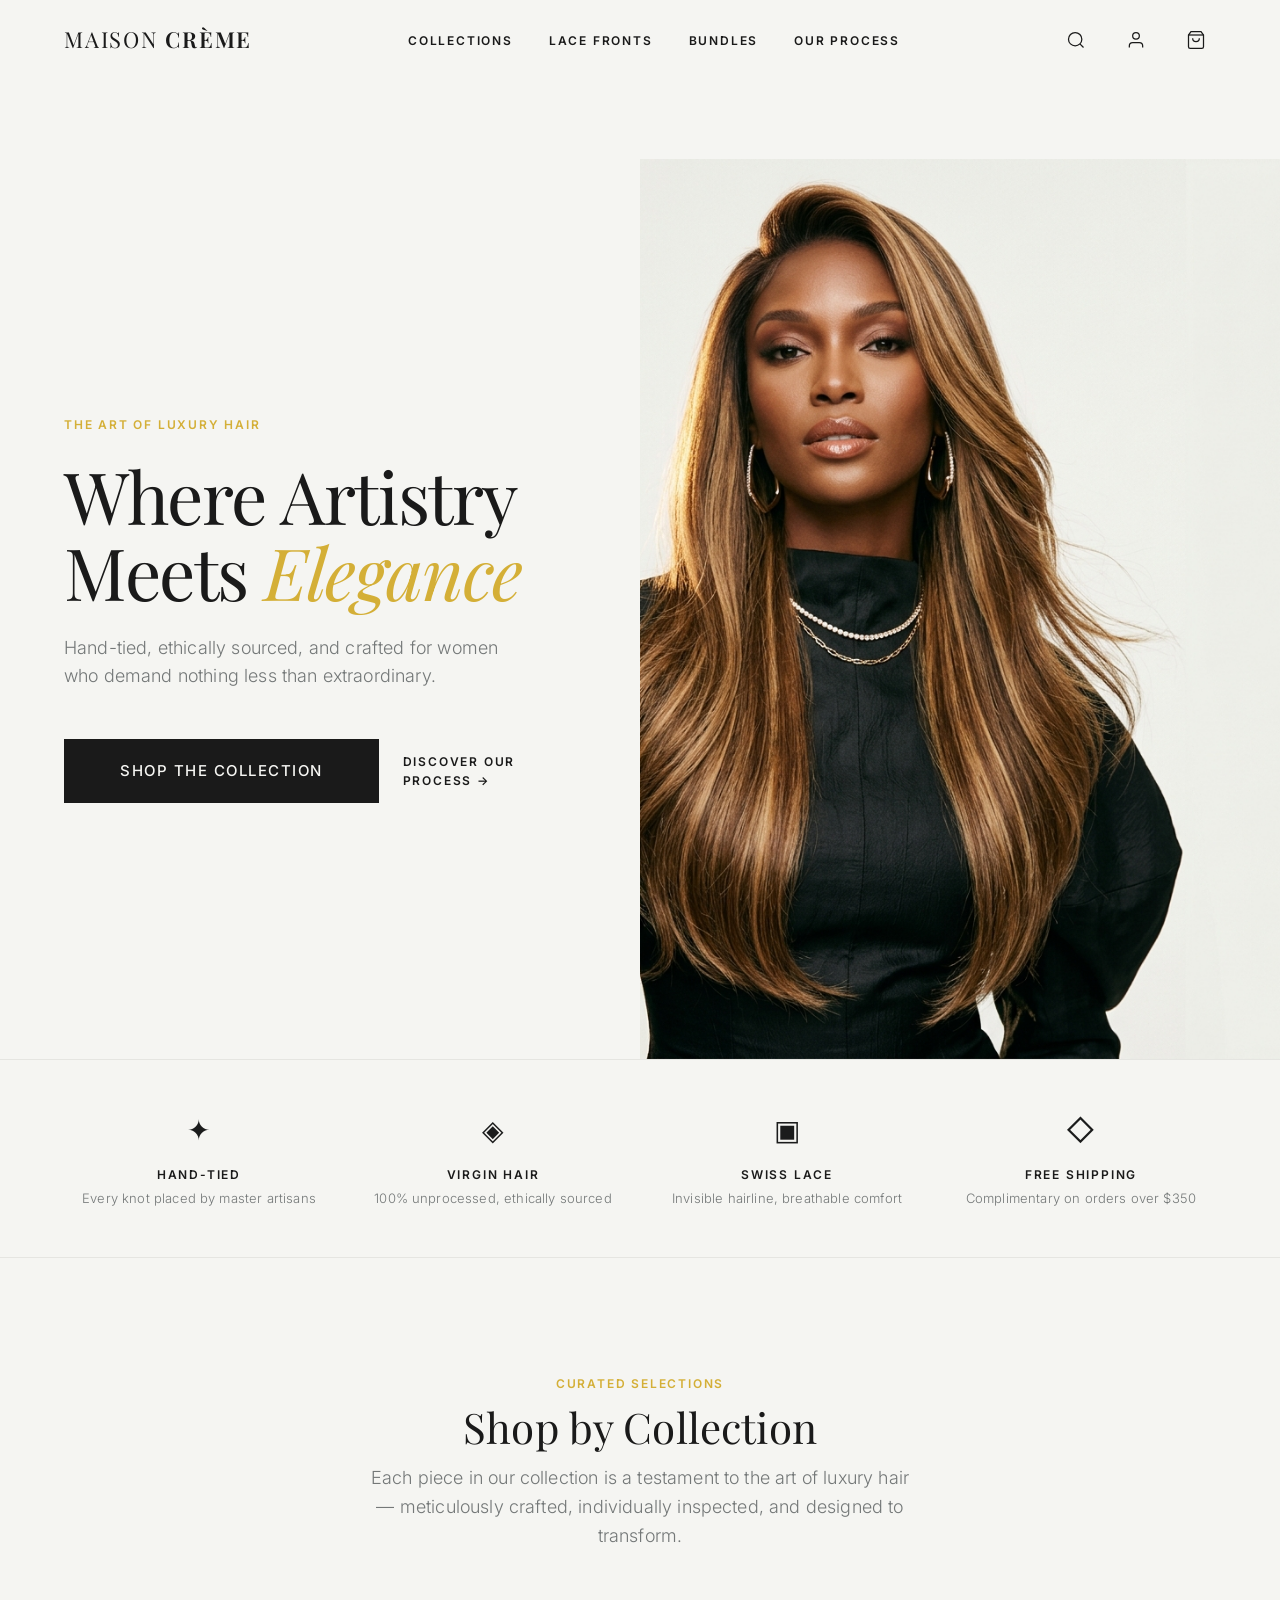
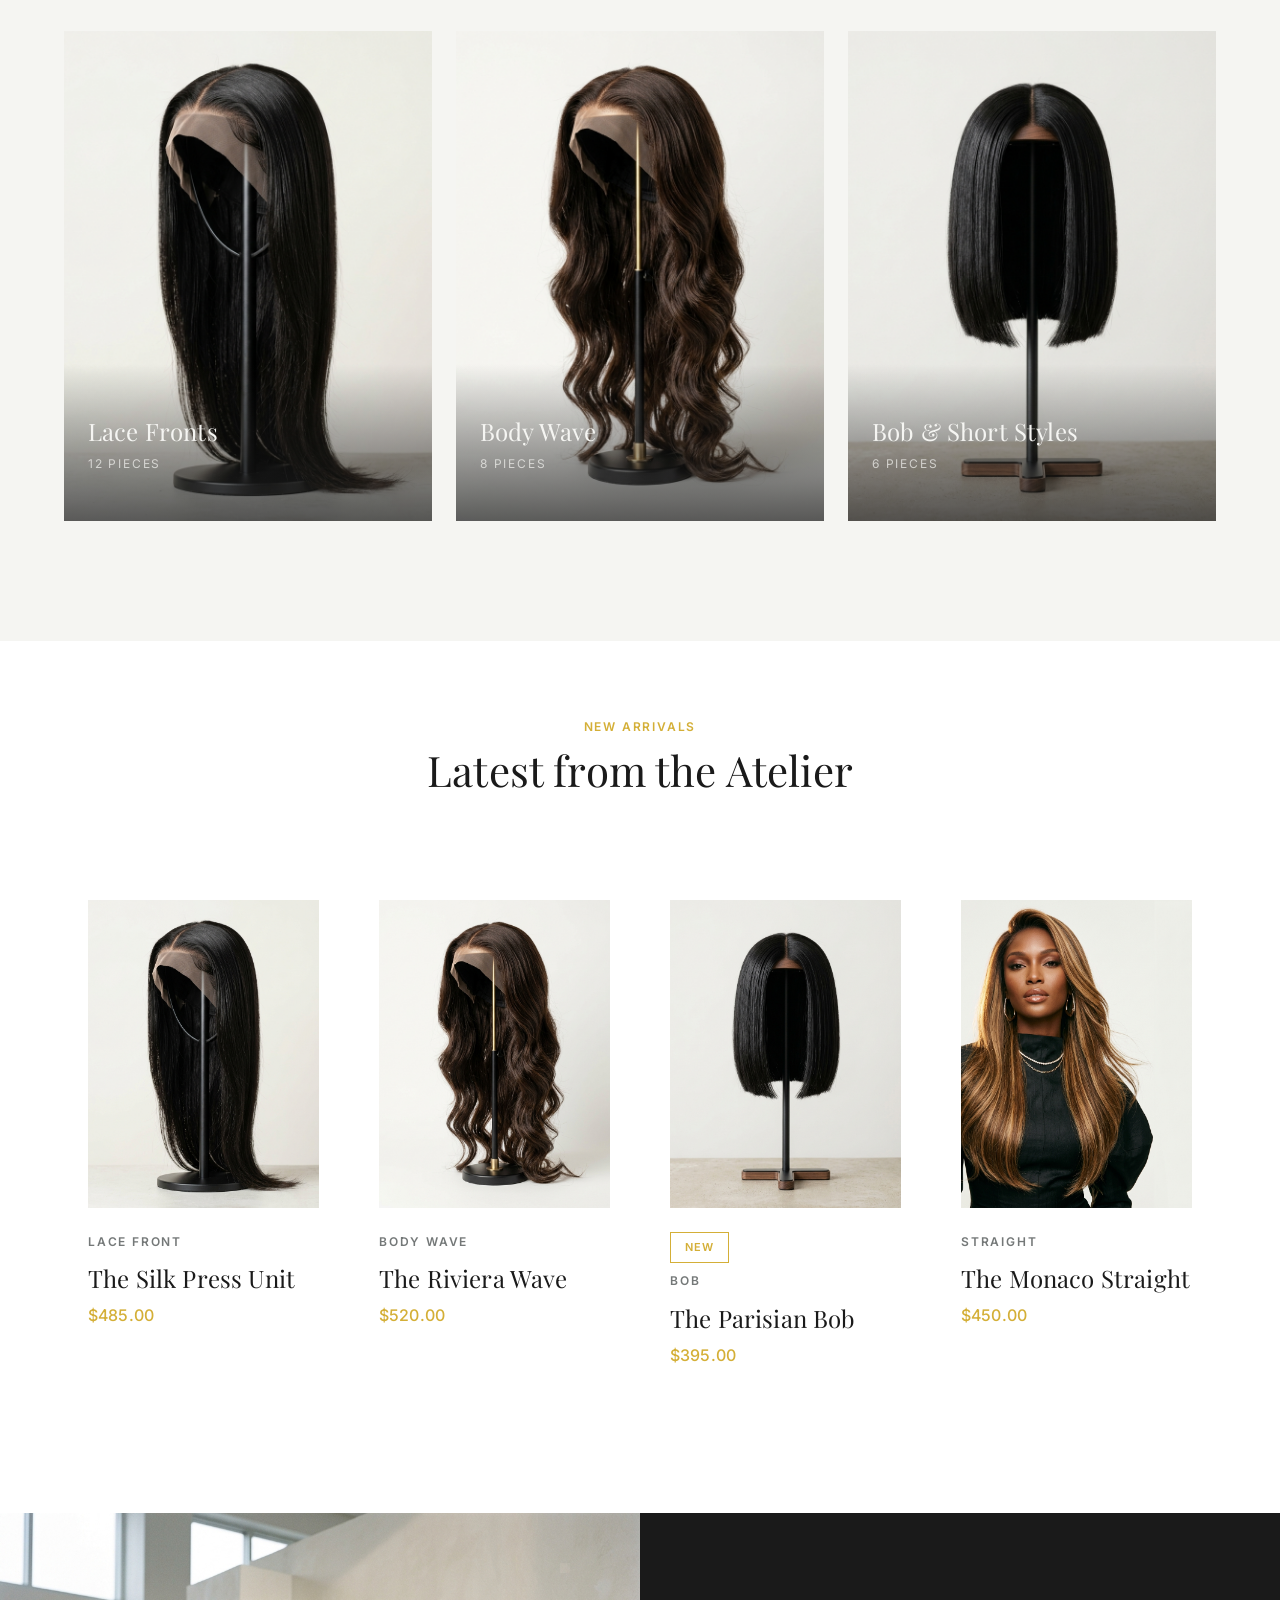
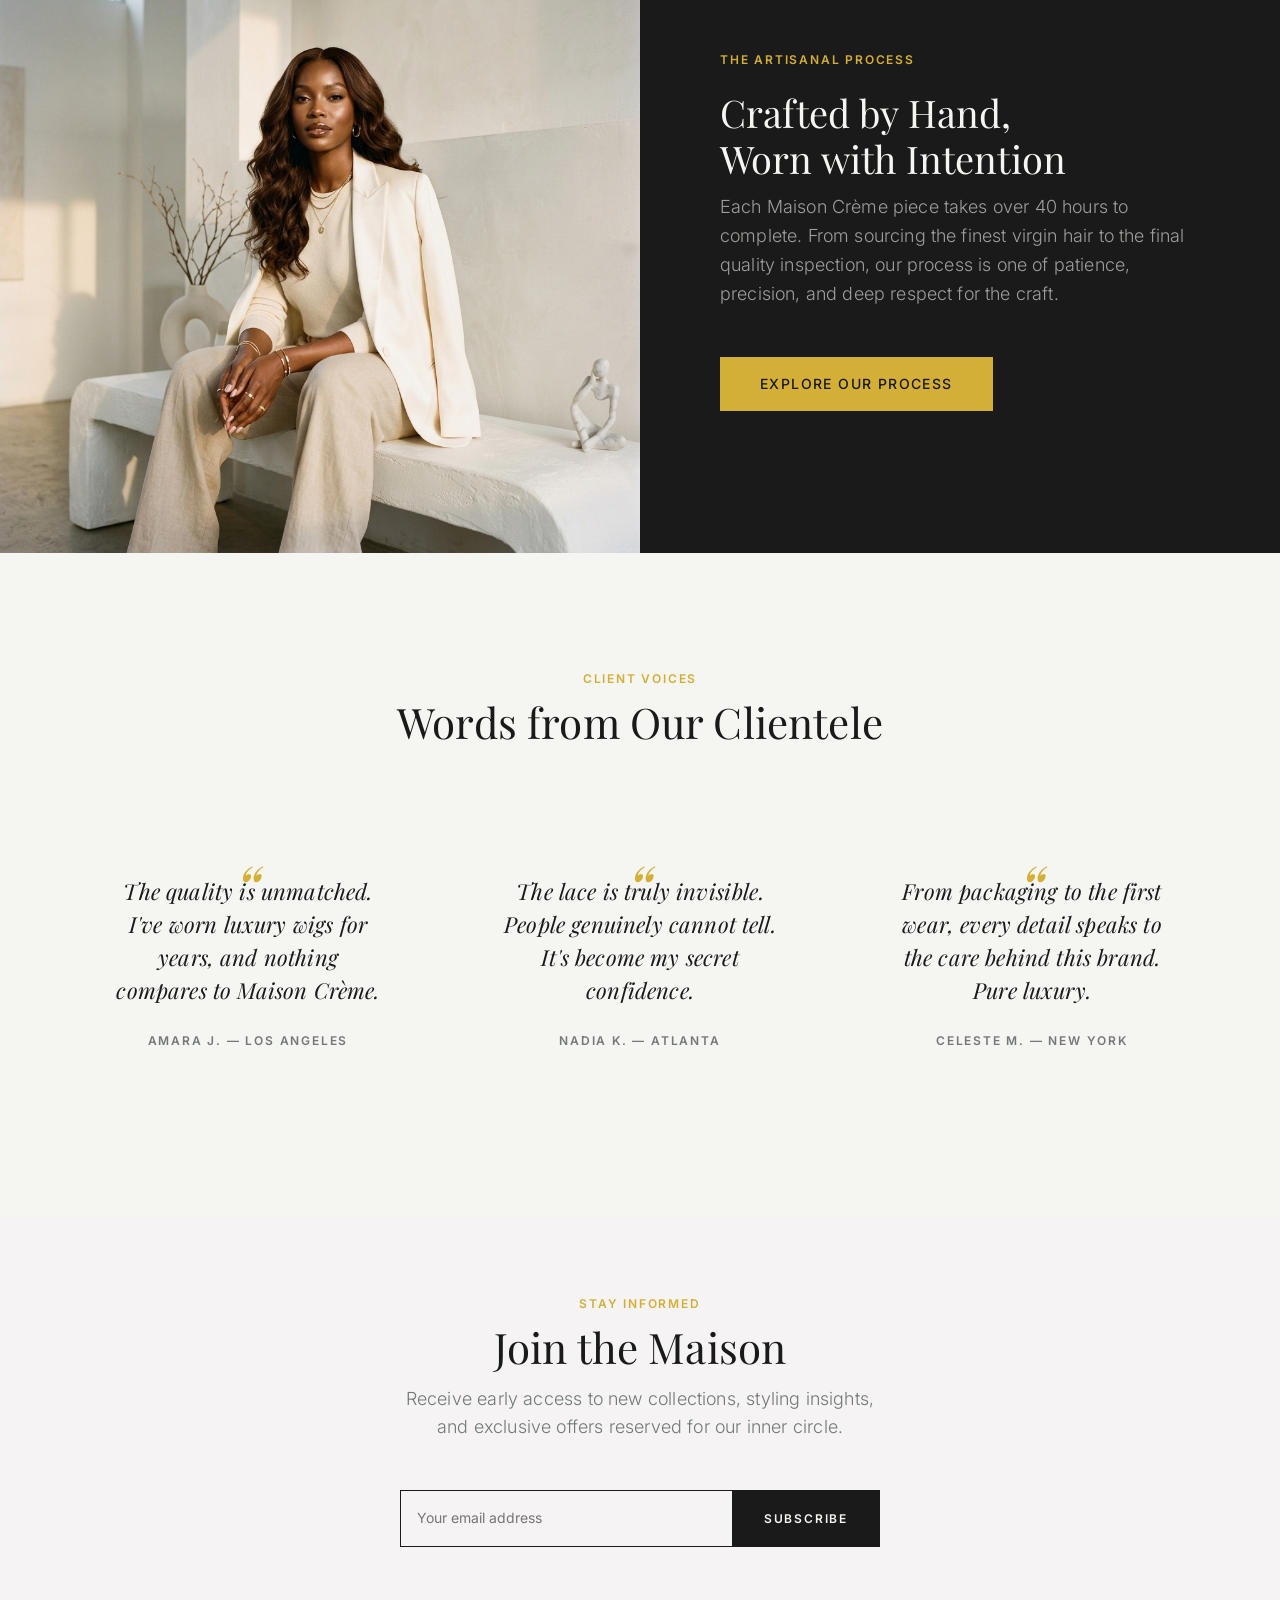
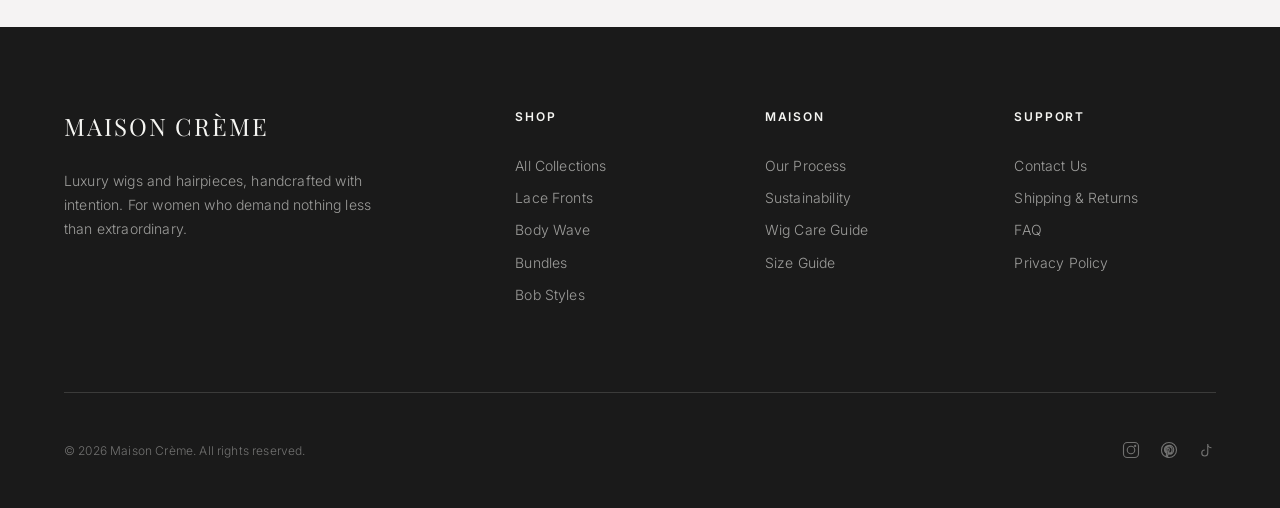
<file: frontend/index.html>
<!DOCTYPE html>
<html lang="en">
<head>
  <meta charset="UTF-8">
  <meta name="viewport" content="width=device-width, initial-scale=1.0">
  <title>MAISON CRÈME — Luxury Wigs & Hairpieces</title>
  <meta name="description" content="Discover artisan-crafted luxury wigs and hairpieces at MAISON CRÈME. Premium lace fronts, silk press units, and virgin hair bundles for the discerning clientele.">
  <link rel="stylesheet" href="assets/css/design-system.css">
  <link rel="stylesheet" href="assets/css/components.css">
  <link rel="stylesheet" href="assets/css/layout.css">
  <link rel="stylesheet" href="assets/css/animations.css">
  <link rel="stylesheet" href="assets/css/pages/home.css">
</head>
<body>

  <!-- Announcement Bar -->
  <div class="announcement-bar" id="announcement-bar">
    Complimentary Shipping on Orders Over <span>$350</span> &mdash; Handcrafted with Intention
  </div>

  <!-- Navigation -->
  <header class="site-header" id="site-header">
    <nav class="nav-container">
      <a href="index.html" class="nav-logo">Maison <span>Crème</span></a>

      <ul class="nav-links" id="nav-links">
        <li><a href="collection.html" class="nav-link">Collections</a></li>
        <li><a href="collection.html?cat=lace-front" class="nav-link">Lace Fronts</a></li>
        <li><a href="collection.html?cat=bundles" class="nav-link">Bundles</a></li>
        <li><a href="about.html" class="nav-link">Our Process</a></li>
      </ul>

      <div class="nav-actions">
        <!-- Search -->
        <button class="nav-action-btn" id="search-btn" aria-label="Search">
          <svg width="20" height="20" viewBox="0 0 24 24" fill="none" stroke="currentColor" stroke-width="1.5">
            <circle cx="11" cy="11" r="8"/><path d="m21 21-4.3-4.3"/>
          </svg>
        </button>
        <!-- Account -->
        <a href="#" class="nav-action-btn" aria-label="Account">
          <svg width="20" height="20" viewBox="0 0 24 24" fill="none" stroke="currentColor" stroke-width="1.5">
            <path d="M20 21v-2a4 4 0 0 0-4-4H8a4 4 0 0 0-4 4v2"/><circle cx="12" cy="7" r="4"/>
          </svg>
        </a>
        <!-- Cart -->
        <button class="nav-action-btn" id="cart-btn" aria-label="Shopping bag">
          <svg width="20" height="20" viewBox="0 0 24 24" fill="none" stroke="currentColor" stroke-width="1.5">
            <path d="M6 2 3 6v14a2 2 0 0 0 2 2h14a2 2 0 0 0 2-2V6l-3-4Z"/><path d="M3 6h18"/><path d="M16 10a4 4 0 0 1-8 0"/>
          </svg>
          <span class="cart-count" id="cart-count" style="display:none;">0</span>
        </button>
        <!-- Mobile Toggle -->
        <button class="nav-mobile-toggle" id="mobile-toggle" aria-label="Menu">
          <span></span><span></span><span></span>
        </button>
      </div>
    </nav>
  </header>

  <!-- Mobile Menu -->
  <div class="mobile-menu" id="mobile-menu">
    <button class="mobile-menu-close" id="mobile-menu-close" aria-label="Close menu">&times;</button>
    <a href="collection.html">Collections</a>
    <a href="collection.html?cat=lace-front">Lace Fronts</a>
    <a href="collection.html?cat=bundles">Bundles</a>
    <a href="about.html">Our Process</a>
    <a href="checkout.html">Checkout</a>
  </div>

  <!-- Main Content -->
  <main class="main-content-with-bar">

    <!-- ═══ Hero Section ═══ -->
    <section class="home-hero" id="hero">
      <div class="home-hero-content">
        <span class="home-hero-label animate-fade-in-up" style="animation-delay: 200ms;">The Art of Luxury Hair</span>
        <h1 class="home-hero-title animate-fade-in-up" style="animation-delay: 400ms;">
          Where Artistry<br>Meets <em>Elegance</em>
        </h1>
        <p class="home-hero-subtitle animate-fade-in-up" style="animation-delay: 600ms;">
          Hand-tied, ethically sourced, and crafted for women who demand nothing less than extraordinary.
        </p>
        <div class="home-hero-actions animate-fade-in-up" style="animation-delay: 800ms;">
          <a href="collection.html" class="btn btn-primary btn-lg">Shop the Collection</a>
          <a href="about.html" class="btn-ghost">Discover Our Process →</a>
        </div>
      </div>
      <div class="home-hero-image animate-fade-in" style="animation-delay: 500ms;">
        <img src="assets/images/hero-main.png" alt="Model wearing a luxurious silk press wig by Maison Crème" loading="eager">
      </div>
    </section>

    <!-- ═══ Values Bar ═══ -->
    <section class="values-bar">
      <div class="container">
        <div class="values-grid">
          <div class="value-item reveal">
            <div class="value-item-icon">✦</div>
            <div class="value-item-title">Hand-Tied</div>
            <div class="value-item-text">Every knot placed by master artisans</div>
          </div>
          <div class="value-item reveal reveal-delay-1">
            <div class="value-item-icon">◈</div>
            <div class="value-item-title">Virgin Hair</div>
            <div class="value-item-text">100% unprocessed, ethically sourced</div>
          </div>
          <div class="value-item reveal reveal-delay-2">
            <div class="value-item-icon">▣</div>
            <div class="value-item-title">Swiss Lace</div>
            <div class="value-item-text">Invisible hairline, breathable comfort</div>
          </div>
          <div class="value-item reveal reveal-delay-3">
            <div class="value-item-icon">◇</div>
            <div class="value-item-title">Free Shipping</div>
            <div class="value-item-text">Complimentary on orders over $350</div>
          </div>
        </div>
      </div>
    </section>

    <!-- ═══ Collections Grid ═══ -->
    <section class="collections-section section-lg" id="collections">
      <div class="container">
        <div class="section-header reveal">
          <span class="label-caps" style="color: var(--color-gold);">Curated Selections</span>
          <h2 class="section-title">Shop by Collection</h2>
          <p class="section-subtitle">Each piece in our collection is a testament to the art of luxury hair — meticulously crafted, individually inspected, and designed to transform.</p>
        </div>
        <div class="grid grid-3">
          <a href="collection.html?cat=lace-front" class="collection-card reveal reveal-delay-1 img-zoom">
            <img src="assets/images/product-lace-front.png" alt="Lace Front Wigs Collection">
            <div class="collection-card-content">
              <div class="collection-card-title">Lace Fronts</div>
              <div class="collection-card-count">12 Pieces</div>
            </div>
          </a>
          <a href="collection.html?cat=body-wave" class="collection-card reveal reveal-delay-2 img-zoom">
            <img src="assets/images/product-body-wave.png" alt="Body Wave Collection">
            <div class="collection-card-content">
              <div class="collection-card-title">Body Wave</div>
              <div class="collection-card-count">8 Pieces</div>
            </div>
          </a>
          <a href="collection.html?cat=bob" class="collection-card reveal reveal-delay-3 img-zoom">
            <img src="assets/images/product-straight-bob.png" alt="Bob & Short Styles Collection">
            <div class="collection-card-content">
              <div class="collection-card-title">Bob & Short Styles</div>
              <div class="collection-card-count">6 Pieces</div>
            </div>
          </a>
        </div>
      </div>
    </section>

    <!-- ═══ Featured Products ═══ -->
    <section class="featured-section" id="featured">
      <div class="container">
        <div class="section-header reveal">
          <span class="label-caps" style="color: var(--color-gold);">New Arrivals</span>
          <h2 class="section-title">Latest from the Atelier</h2>
        </div>
        <div class="featured-products-grid">
          <!-- Product 1 -->
          <a href="product.html" class="product-card reveal reveal-delay-1">
            <div class="product-card-image img-zoom">
              <img src="assets/images/product-lace-front.png" alt="The Silk Press Unit">
              <div class="product-card-overlay">
                <span class="btn btn-primary btn-sm">Quick View</span>
              </div>
            </div>
            <div class="product-card-info">
              <div class="product-card-category">Lace Front</div>
              <div class="product-card-name">The Silk Press Unit</div>
              <div class="product-card-price">$485.00</div>
            </div>
          </a>
          <!-- Product 2 -->
          <a href="product.html" class="product-card reveal reveal-delay-2">
            <div class="product-card-image img-zoom">
              <img src="assets/images/product-body-wave.png" alt="The Riviera Wave">
              <div class="product-card-overlay">
                <span class="btn btn-primary btn-sm">Quick View</span>
              </div>
            </div>
            <div class="product-card-info">
              <div class="product-card-category">Body Wave</div>
              <div class="product-card-name">The Riviera Wave</div>
              <div class="product-card-price">$520.00</div>
            </div>
          </a>
          <!-- Product 3 -->
          <a href="product.html" class="product-card reveal reveal-delay-3">
            <div class="product-card-image img-zoom">
              <img src="assets/images/product-straight-bob.png" alt="The Parisian Bob">
              <div class="product-card-overlay">
                <span class="btn btn-primary btn-sm">Quick View</span>
              </div>
            </div>
            <div class="product-card-info">
              <span class="chip chip-new" style="margin-bottom: 8px;">New</span>
              <div class="product-card-category">Bob</div>
              <div class="product-card-name">The Parisian Bob</div>
              <div class="product-card-price">$395.00</div>
            </div>
          </a>
          <!-- Product 4 -->
          <a href="product.html" class="product-card reveal reveal-delay-4">
            <div class="product-card-image img-zoom">
              <img src="assets/images/hero-main.png" alt="The Monaco Straight">
              <div class="product-card-overlay">
                <span class="btn btn-primary btn-sm">Quick View</span>
              </div>
            </div>
            <div class="product-card-info">
              <div class="product-card-category">Straight</div>
              <div class="product-card-name">The Monaco Straight</div>
              <div class="product-card-price">$450.00</div>
            </div>
          </a>
        </div>
      </div>
    </section>

    <!-- ═══ Editorial Banner ═══ -->
    <section class="editorial-banner reveal" id="editorial">
      <div class="editorial-banner-image">
        <img src="assets/images/lifestyle-editorial.png" alt="Maison Crème editorial lifestyle photography">
      </div>
      <div class="editorial-banner-content">
        <span class="label-caps" style="color: var(--color-gold); margin-bottom: var(--space-md); display: block;">The Artisanal Process</span>
        <h2 class="section-title">Crafted by Hand,<br>Worn with Intention</h2>
        <p class="section-subtitle">Each Maison Crème piece takes over 40 hours to complete. From sourcing the finest virgin hair to the final quality inspection, our process is one of patience, precision, and deep respect for the craft.</p>
        <a href="about.html" class="btn btn-primary">Explore Our Process</a>
      </div>
    </section>

    <!-- ═══ Testimonials ═══ -->
    <section class="testimonials-section" id="testimonials">
      <div class="container">
        <div class="section-header reveal">
          <span class="label-caps" style="color: var(--color-gold);">Client Voices</span>
          <h2 class="section-title">Words from Our Clientele</h2>
        </div>
        <div class="grid grid-3">
          <div class="testimonial-card reveal reveal-delay-1">
            <div class="testimonial-quote">
              The quality is unmatched. I've worn luxury wigs for years, and nothing compares to Maison Crème.
            </div>
            <div class="testimonial-author">Amara J. — Los Angeles</div>
          </div>
          <div class="testimonial-card reveal reveal-delay-2">
            <div class="testimonial-quote">
              The lace is truly invisible. People genuinely cannot tell. It's become my secret confidence.
            </div>
            <div class="testimonial-author">Nadia K. — Atlanta</div>
          </div>
          <div class="testimonial-card reveal reveal-delay-3">
            <div class="testimonial-quote">
              From packaging to the first wear, every detail speaks to the care behind this brand. Pure luxury.
            </div>
            <div class="testimonial-author">Celeste M. — New York</div>
          </div>
        </div>
      </div>
    </section>

    <!-- ═══ Newsletter ═══ -->
    <section class="newsletter-section" id="newsletter">
      <div class="container-narrow">
        <div class="reveal">
          <span class="label-caps" style="color: var(--color-gold); display: block; margin-bottom: var(--space-sm);">Stay Informed</span>
          <h2 class="section-title">Join the Maison</h2>
          <p class="body-lg text-grey" style="max-width: 480px; margin: var(--space-sm) auto 0;">Receive early access to new collections, styling insights, and exclusive offers reserved for our inner circle.</p>
          <div class="newsletter-input-group">
            <input type="email" placeholder="Your email address" aria-label="Email address">
            <button type="button">Subscribe</button>
          </div>
        </div>
      </div>
    </section>

  </main>

  <!-- Footer -->
  <footer class="site-footer" id="footer">
    <div class="footer-container">
      <div class="footer-grid">
        <div class="footer-brand">
          <div class="footer-brand-name">Maison Crème</div>
          <p class="footer-brand-text">Luxury wigs and hairpieces, handcrafted with intention. For women who demand nothing less than extraordinary.</p>
        </div>
        <div class="footer-column">
          <div class="footer-column-title">Shop</div>
          <a href="collection.html">All Collections</a>
          <a href="collection.html?cat=lace-front">Lace Fronts</a>
          <a href="collection.html?cat=body-wave">Body Wave</a>
          <a href="collection.html?cat=bundles">Bundles</a>
          <a href="collection.html?cat=bob">Bob Styles</a>
        </div>
        <div class="footer-column">
          <div class="footer-column-title">Maison</div>
          <a href="about.html">Our Process</a>
          <a href="#">Sustainability</a>
          <a href="#">Wig Care Guide</a>
          <a href="#">Size Guide</a>
        </div>
        <div class="footer-column">
          <div class="footer-column-title">Support</div>
          <a href="#">Contact Us</a>
          <a href="#">Shipping & Returns</a>
          <a href="#">FAQ</a>
          <a href="#">Privacy Policy</a>
        </div>
      </div>
      <div class="footer-bottom">
        <span class="footer-copyright">&copy; 2026 Maison Crème. All rights reserved.</span>
        <div class="footer-social">
          <a href="#" aria-label="Instagram">
            <svg width="18" height="18" viewBox="0 0 24 24" fill="none" stroke="currentColor" stroke-width="1.5"><rect x="2" y="2" width="20" height="20" rx="5"/><circle cx="12" cy="12" r="5"/><circle cx="17.5" cy="6.5" r="1.5" fill="currentColor" stroke="none"/></svg>
          </a>
          <a href="#" aria-label="Pinterest">
            <svg width="18" height="18" viewBox="0 0 24 24" fill="none" stroke="currentColor" stroke-width="1.5"><path d="M12 2C6.48 2 2 6.48 2 12c0 4.25 2.67 7.9 6.44 9.34-.09-.78-.17-1.99.04-2.85.18-.78 1.17-4.97 1.17-4.97s-.3-.6-.3-1.48c0-1.39.8-2.42 1.8-2.42.85 0 1.26.64 1.26 1.4 0 .85-.54 2.13-.82 3.31-.24.99.49 1.8 1.46 1.8 1.76 0 3.11-1.85 3.11-4.53 0-2.37-1.7-4.02-4.13-4.02-2.81 0-4.46 2.11-4.46 4.29 0 .85.33 1.76.73 2.26.08.1.09.18.07.28l-.27 1.11c-.04.18-.15.22-.34.13C6.76 14.74 5.9 12.88 5.9 11.7c0-3.05 2.22-5.85 6.4-5.85 3.36 0 5.97 2.39 5.97 5.59 0 3.34-2.1 6.03-5.03 6.03-.98 0-1.91-.51-2.22-1.12l-.6 2.3c-.22.84-.81 1.89-1.21 2.53A10 10 0 0 0 12 22c5.52 0 10-4.48 10-10S17.52 2 12 2Z"/></svg>
          </a>
          <a href="#" aria-label="TikTok">
            <svg width="18" height="18" viewBox="0 0 24 24" fill="none" stroke="currentColor" stroke-width="1.5"><path d="M9 12a4 4 0 1 0 4 4V4a5 5 0 0 0 5 5"/></svg>
          </a>
        </div>
      </div>
    </div>
  </footer>

  <!-- Cart Overlay & Drawer -->
  <div class="cart-overlay" id="cart-overlay"></div>
  <div class="cart-drawer" id="cart-drawer">
    <div class="cart-drawer-header">
      <span class="cart-drawer-title">Shopping Bag</span>
      <button id="cart-close" aria-label="Close cart">&times;</button>
    </div>
    <div class="cart-drawer-body" id="cart-drawer-body">
      <div class="cart-empty">
        <p class="headline-sm" style="margin-bottom: var(--space-sm);">Your bag is empty</p>
        <p class="body-md text-grey">Discover our curated collections</p>
        <a href="collection.html" class="btn btn-primary" style="margin-top: var(--space-md);">Shop Now</a>
      </div>
    </div>
    <div class="cart-drawer-footer" id="cart-drawer-footer" style="display:none;">
      <div class="cart-subtotal">
        <span class="label-caps">Subtotal</span>
        <span class="body-md" id="cart-subtotal-amount">$0.00</span>
      </div>
      <a href="checkout.html" class="btn btn-primary" style="width:100%;">Proceed to Checkout</a>
    </div>
  </div>

  <script src="assets/js/app.js"></script>
</body>
</html>
</file>
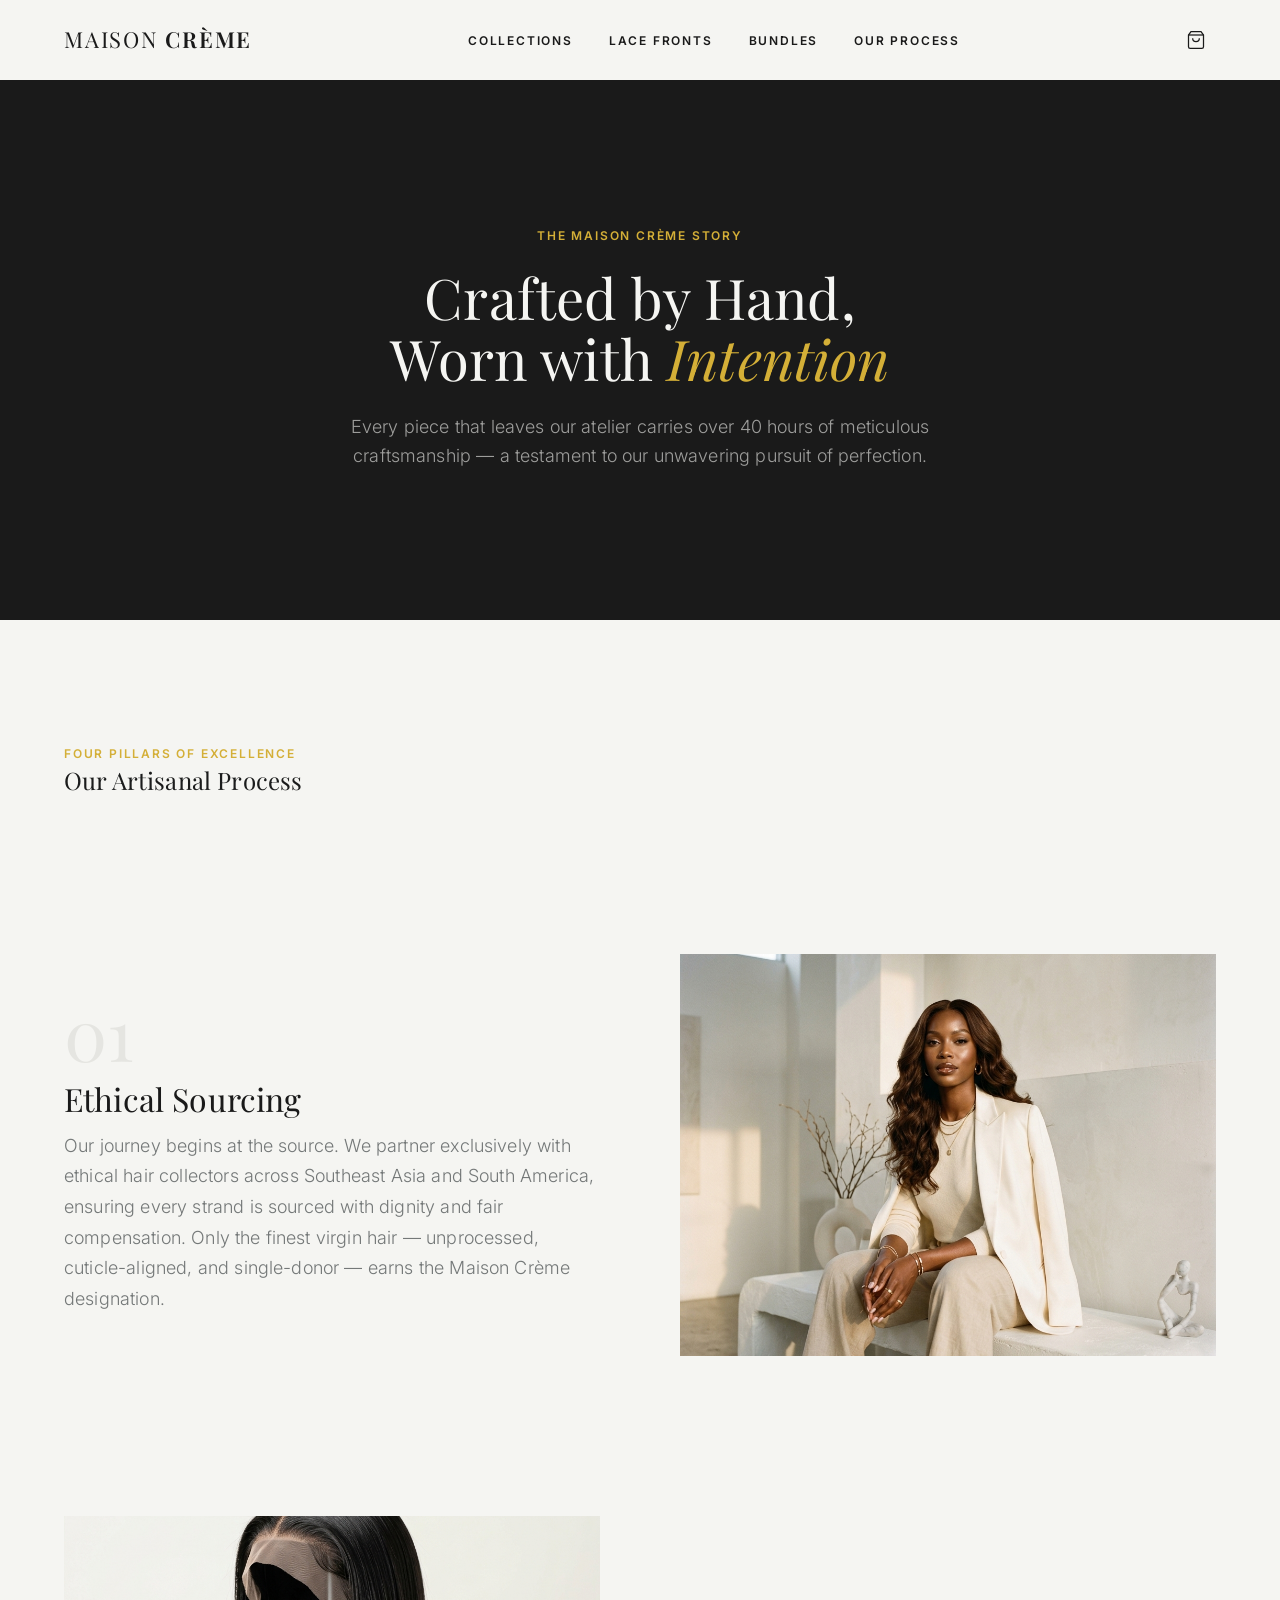
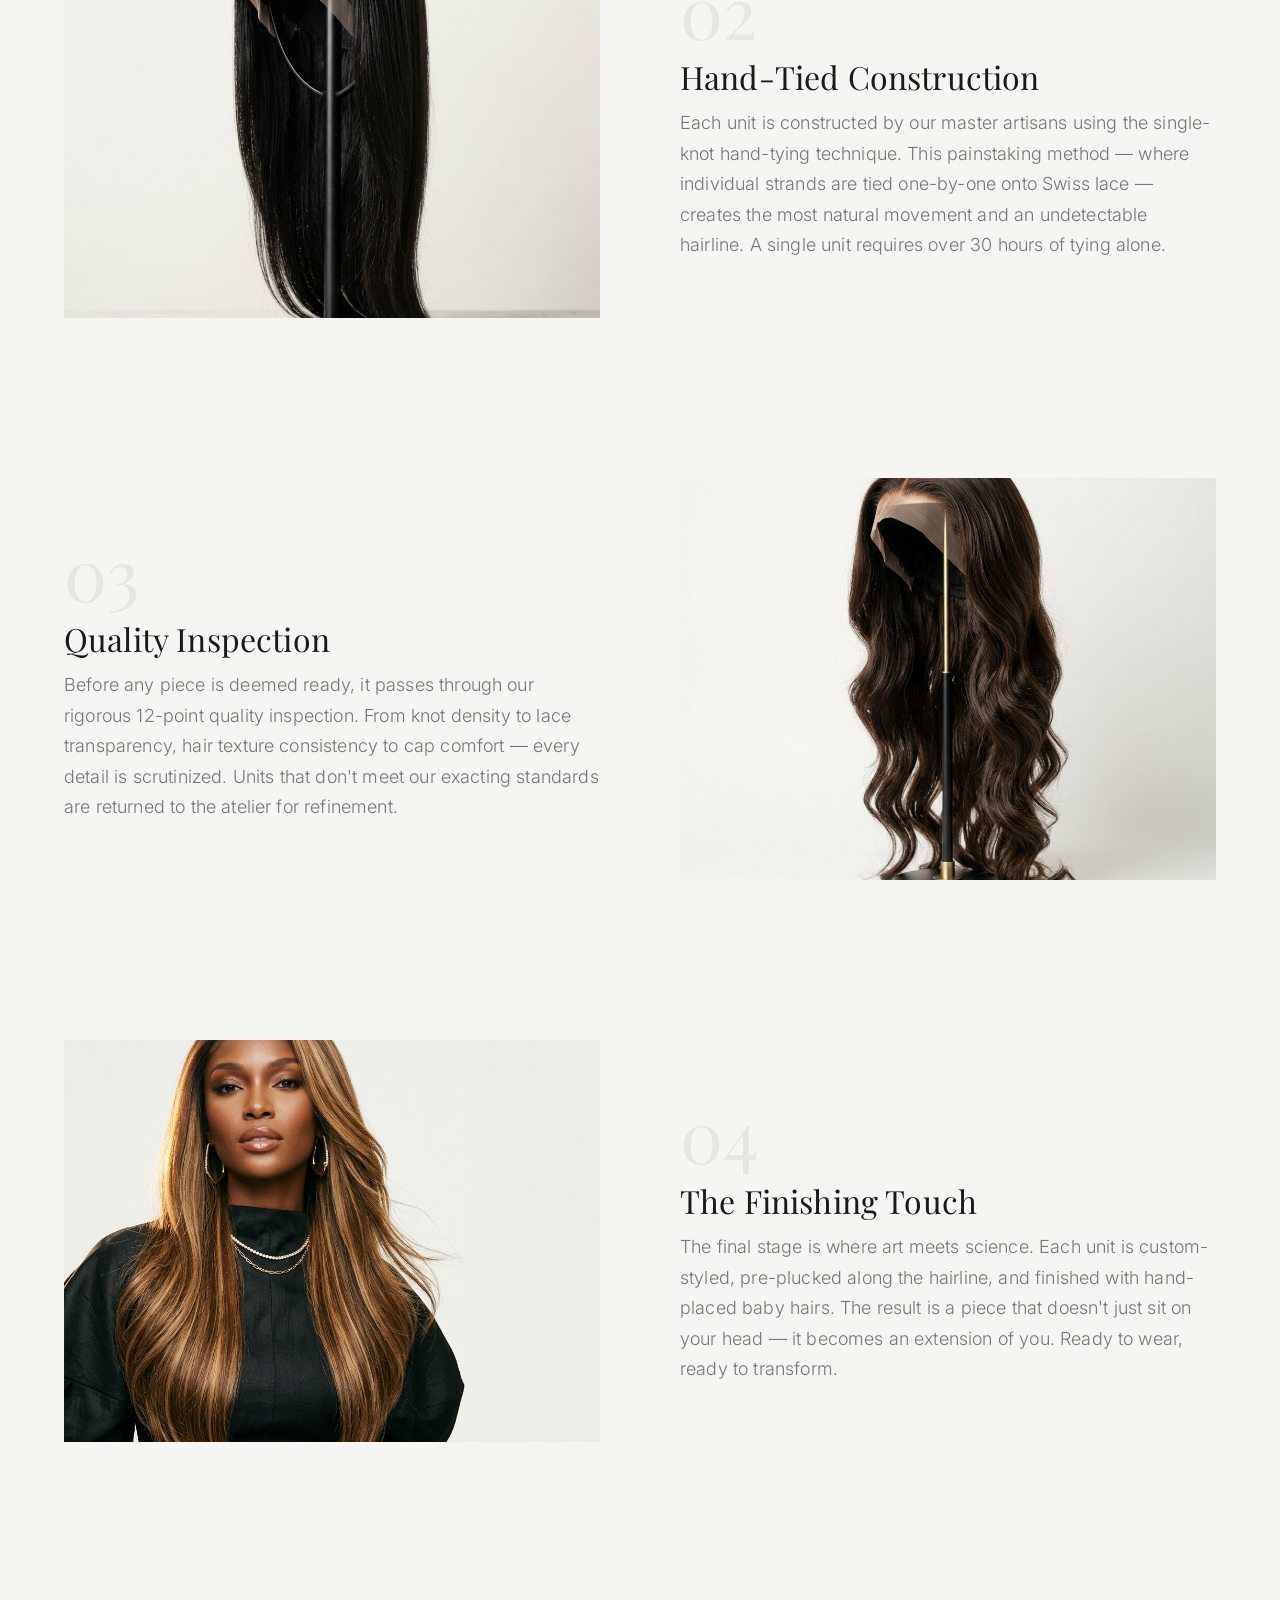
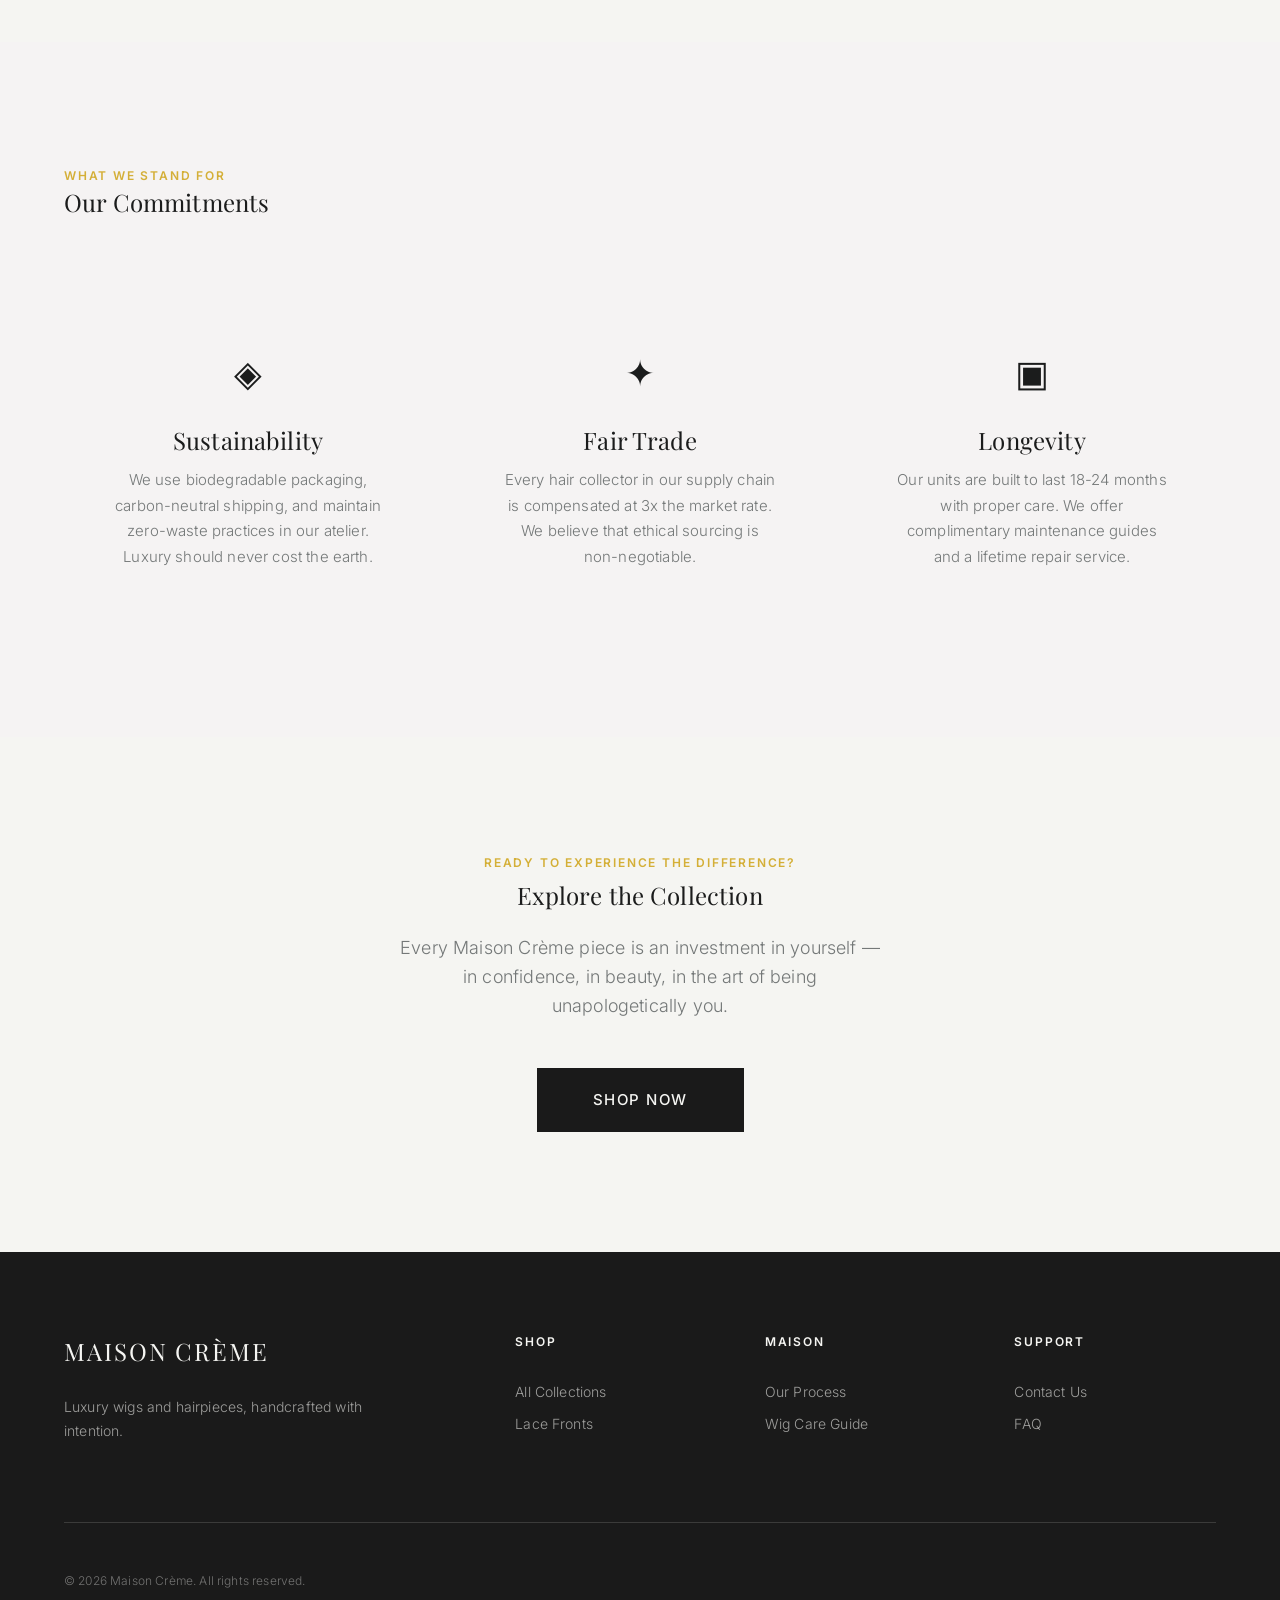
<file: ACE/about.html>
<!DOCTYPE html>
<html lang="en">
<head>
  <meta charset="UTF-8">
  <meta name="viewport" content="width=device-width, initial-scale=1.0">
  <title>The Artisanal Process | MAISON CRÈME</title>
  <meta name="description" content="Discover the artisanal process behind every MAISON CRÈME wig. From ethically sourced virgin hair to hand-tied craftsmanship, learn what makes our pieces extraordinary.">
  <link rel="stylesheet" href="assets/css/design-system.css">
  <link rel="stylesheet" href="assets/css/components.css">
  <link rel="stylesheet" href="assets/css/layout.css">
  <link rel="stylesheet" href="assets/css/animations.css">
  <link rel="stylesheet" href="assets/css/pages/about.css">
</head>
<body>

  <!-- Navigation -->
  <header class="site-header" id="site-header">
    <nav class="nav-container">
      <a href="index.html" class="nav-logo">Maison <span>Crème</span></a>
      <ul class="nav-links">
        <li><a href="collection.html" class="nav-link">Collections</a></li>
        <li><a href="collection.html?cat=lace-front" class="nav-link">Lace Fronts</a></li>
        <li><a href="collection.html?cat=bundles" class="nav-link">Bundles</a></li>
        <li><a href="about.html" class="nav-link">Our Process</a></li>
      </ul>
      <div class="nav-actions">
        <button class="nav-action-btn" id="cart-btn" aria-label="Shopping bag">
          <svg width="20" height="20" viewBox="0 0 24 24" fill="none" stroke="currentColor" stroke-width="1.5"><path d="M6 2 3 6v14a2 2 0 0 0 2 2h14a2 2 0 0 0 2-2V6l-3-4Z"/><path d="M3 6h18"/><path d="M16 10a4 4 0 0 1-8 0"/></svg>
          <span class="cart-count" id="cart-count" style="display:none;">0</span>
        </button>
        <button class="nav-mobile-toggle" id="mobile-toggle" aria-label="Menu"><span></span><span></span><span></span></button>
      </div>
    </nav>
  </header>

  <div class="mobile-menu" id="mobile-menu">
    <button class="mobile-menu-close" id="mobile-menu-close">&times;</button>
    <a href="index.html">Home</a>
    <a href="collection.html">Collections</a>
    <a href="about.html">Our Process</a>
  </div>

  <main class="main-content">

    <!-- Hero -->
    <section class="about-hero">
      <div class="animate-fade-in-up">
        <span class="label-caps" style="color: var(--color-gold); display: block; margin-bottom: var(--space-md);">The Maison Crème Story</span>
        <h1 class="about-hero-title">Crafted by Hand,<br>Worn with <em>Intention</em></h1>
        <p class="about-hero-subtitle">Every piece that leaves our atelier carries over 40 hours of meticulous craftsmanship — a testament to our unwavering pursuit of perfection.</p>
      </div>
    </section>

    <!-- Process Steps -->
    <section class="process-section">
      <div class="container">
        <div class="section-header reveal" style="margin-bottom: var(--space-xl);">
          <span class="label-caps" style="color: var(--color-gold);">Four Pillars of Excellence</span>
          <h2 class="section-title">Our Artisanal Process</h2>
        </div>

        <!-- Step 1 -->
        <div class="process-step reveal">
          <div class="process-step-image img-zoom">
            <img src="assets/images/lifestyle-editorial.png" alt="Ethically sourced virgin hair">
          </div>
          <div class="process-step-content">
            <div class="process-step-number">01</div>
            <h3 class="process-step-title">Ethical Sourcing</h3>
            <p class="process-step-text">Our journey begins at the source. We partner exclusively with ethical hair collectors across Southeast Asia and South America, ensuring every strand is sourced with dignity and fair compensation. Only the finest virgin hair — unprocessed, cuticle-aligned, and single-donor — earns the Maison Crème designation.</p>
          </div>
        </div>

        <!-- Step 2 -->
        <div class="process-step reveal">
          <div class="process-step-image img-zoom">
            <img src="assets/images/product-lace-front.png" alt="Master artisan hand-tying lace">
          </div>
          <div class="process-step-content">
            <div class="process-step-number">02</div>
            <h3 class="process-step-title">Hand-Tied Construction</h3>
            <p class="process-step-text">Each unit is constructed by our master artisans using the single-knot hand-tying technique. This painstaking method — where individual strands are tied one-by-one onto Swiss lace — creates the most natural movement and an undetectable hairline. A single unit requires over 30 hours of tying alone.</p>
          </div>
        </div>

        <!-- Step 3 -->
        <div class="process-step reveal">
          <div class="process-step-image img-zoom">
            <img src="assets/images/product-body-wave.png" alt="Quality inspection process">
          </div>
          <div class="process-step-content">
            <div class="process-step-number">03</div>
            <h3 class="process-step-title">Quality Inspection</h3>
            <p class="process-step-text">Before any piece is deemed ready, it passes through our rigorous 12-point quality inspection. From knot density to lace transparency, hair texture consistency to cap comfort — every detail is scrutinized. Units that don't meet our exacting standards are returned to the atelier for refinement.</p>
          </div>
        </div>

        <!-- Step 4 -->
        <div class="process-step reveal">
          <div class="process-step-image img-zoom">
            <img src="assets/images/hero-main.png" alt="Final styling and presentation">
          </div>
          <div class="process-step-content">
            <div class="process-step-number">04</div>
            <h3 class="process-step-title">The Finishing Touch</h3>
            <p class="process-step-text">The final stage is where art meets science. Each unit is custom-styled, pre-plucked along the hairline, and finished with hand-placed baby hairs. The result is a piece that doesn't just sit on your head — it becomes an extension of you. Ready to wear, ready to transform.</p>
          </div>
        </div>

      </div>
    </section>

    <!-- Values -->
    <section class="about-values">
      <div class="container">
        <div class="section-header reveal" style="margin-bottom: var(--space-xl);">
          <span class="label-caps" style="color: var(--color-gold);">What We Stand For</span>
          <h2 class="section-title">Our Commitments</h2>
        </div>
        <div class="grid grid-3">
          <div class="about-value-card reveal reveal-delay-1">
            <div class="about-value-icon">◈</div>
            <h3 class="about-value-title">Sustainability</h3>
            <p class="about-value-text">We use biodegradable packaging, carbon-neutral shipping, and maintain zero-waste practices in our atelier. Luxury should never cost the earth.</p>
          </div>
          <div class="about-value-card reveal reveal-delay-2">
            <div class="about-value-icon">✦</div>
            <h3 class="about-value-title">Fair Trade</h3>
            <p class="about-value-text">Every hair collector in our supply chain is compensated at 3x the market rate. We believe that ethical sourcing is non-negotiable.</p>
          </div>
          <div class="about-value-card reveal reveal-delay-3">
            <div class="about-value-icon">▣</div>
            <h3 class="about-value-title">Longevity</h3>
            <p class="about-value-text">Our units are built to last 18-24 months with proper care. We offer complimentary maintenance guides and a lifetime repair service.</p>
          </div>
        </div>
      </div>
    </section>

    <!-- CTA -->
    <section class="about-cta section-lg">
      <div class="container-narrow">
        <div class="reveal">
          <span class="label-caps" style="color: var(--color-gold); display: block; margin-bottom: var(--space-sm);">Ready to Experience the Difference?</span>
          <h2 class="section-title" style="margin-bottom: var(--space-md);">Explore the Collection</h2>
          <p class="body-lg text-grey" style="max-width: 480px; margin: 0 auto var(--space-lg);">Every Maison Crème piece is an investment in yourself — in confidence, in beauty, in the art of being unapologetically you.</p>
          <a href="collection.html" class="btn btn-primary btn-lg">Shop Now</a>
        </div>
      </div>
    </section>

  </main>

  <!-- Footer -->
  <footer class="site-footer">
    <div class="footer-container">
      <div class="footer-grid">
        <div class="footer-brand">
          <div class="footer-brand-name">Maison Crème</div>
          <p class="footer-brand-text">Luxury wigs and hairpieces, handcrafted with intention.</p>
        </div>
        <div class="footer-column">
          <div class="footer-column-title">Shop</div>
          <a href="collection.html">All Collections</a>
          <a href="collection.html?cat=lace-front">Lace Fronts</a>
        </div>
        <div class="footer-column">
          <div class="footer-column-title">Maison</div>
          <a href="about.html">Our Process</a>
          <a href="#">Wig Care Guide</a>
        </div>
        <div class="footer-column">
          <div class="footer-column-title">Support</div>
          <a href="#">Contact Us</a>
          <a href="#">FAQ</a>
        </div>
      </div>
      <div class="footer-bottom">
        <span class="footer-copyright">&copy; 2026 Maison Crème. All rights reserved.</span>
      </div>
    </div>
  </footer>

  <div class="cart-overlay" id="cart-overlay"></div>
  <div class="cart-drawer" id="cart-drawer">
    <div class="cart-drawer-header"><span class="cart-drawer-title">Shopping Bag</span><button id="cart-close">&times;</button></div>
    <div class="cart-drawer-body" id="cart-drawer-body"><div class="cart-empty"><p class="headline-sm">Your bag is empty</p></div></div>
    <div class="cart-drawer-footer" id="cart-drawer-footer" style="display:none;">
      <div class="cart-subtotal"><span class="label-caps">Subtotal</span><span id="cart-subtotal-amount">$0.00</span></div>
      <a href="checkout.html" class="btn btn-primary" style="width:100%;">Proceed to Checkout</a>
    </div>
  </div>
  <script src="assets/js/app.js"></script>
</body>
</html>
</file>
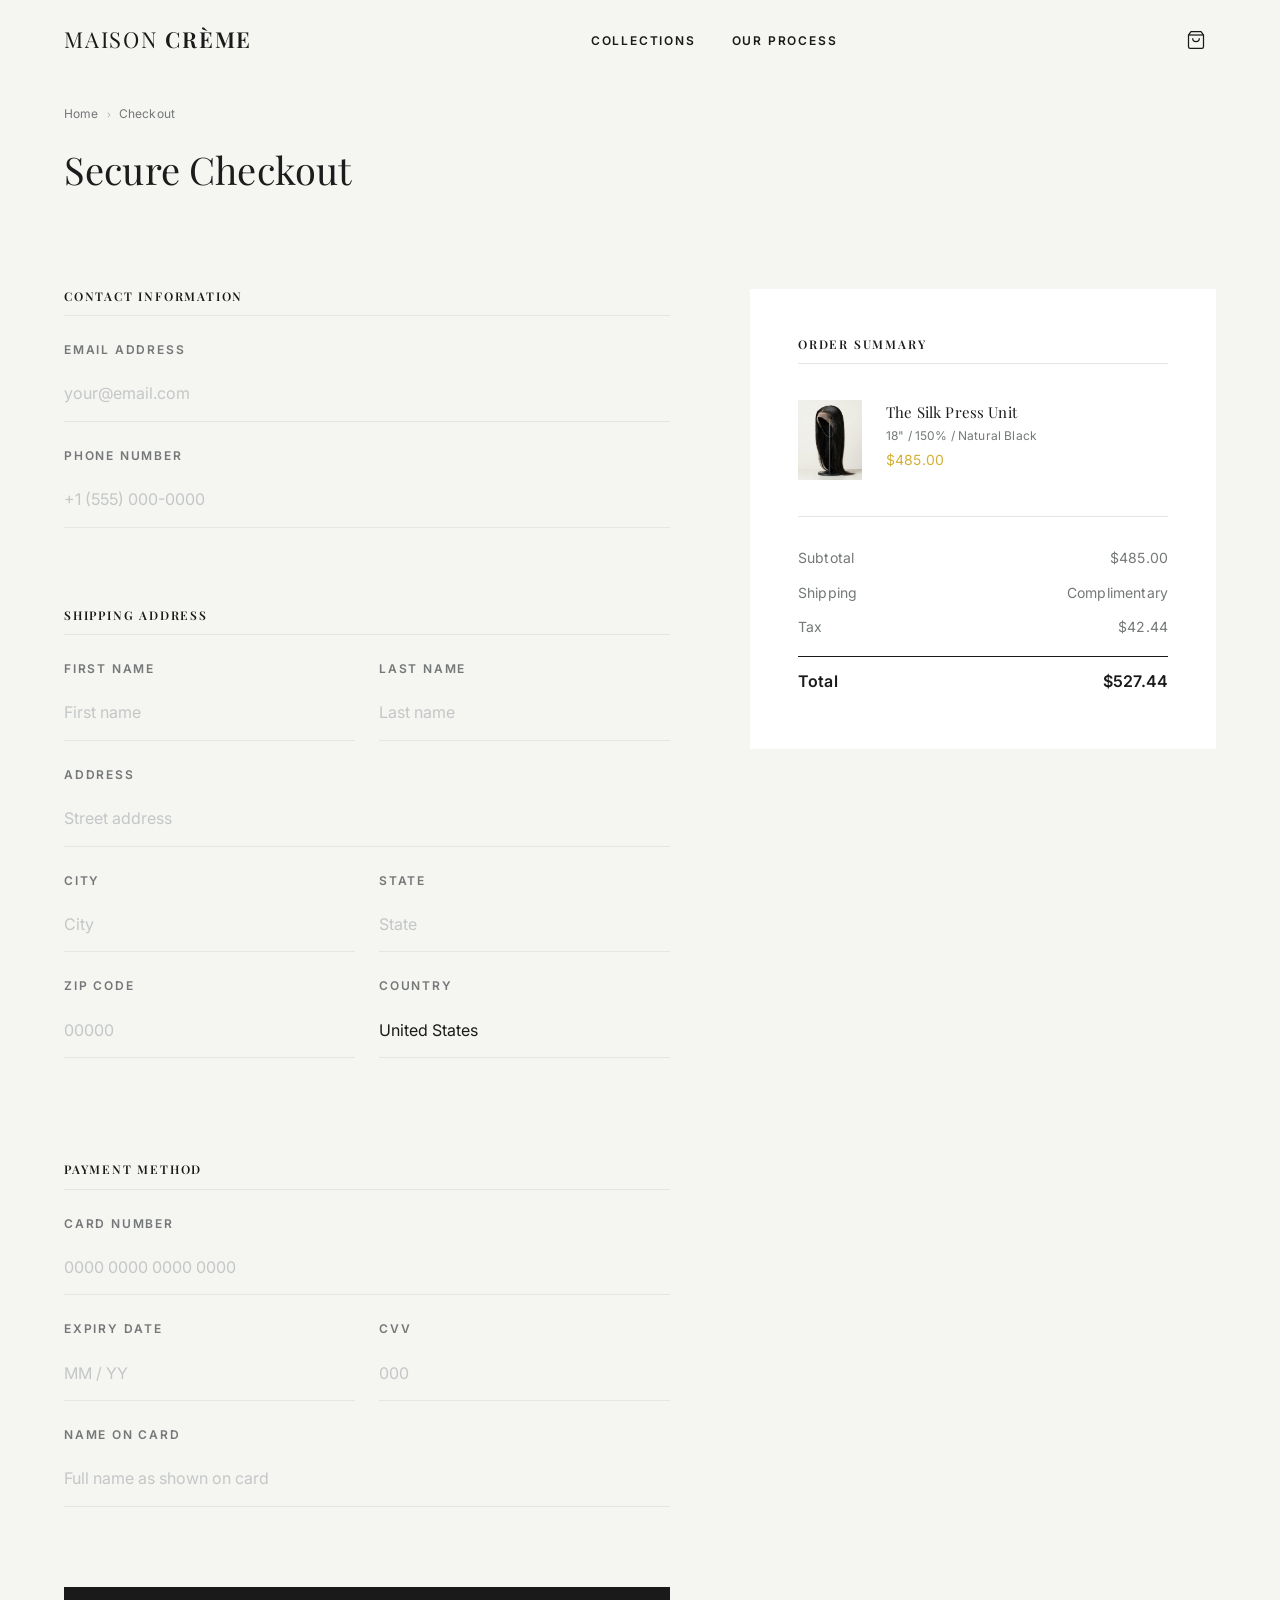
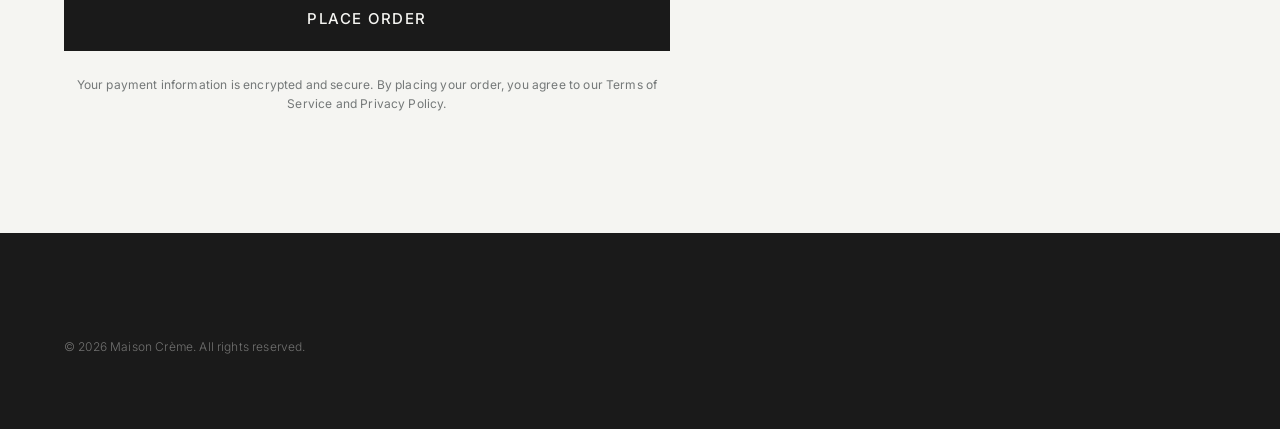
<file: ACE/checkout.html>
<!DOCTYPE html>
<html lang="en">
<head>
  <meta charset="UTF-8">
  <meta name="viewport" content="width=device-width, initial-scale=1.0">
  <title>Secure Checkout | MAISON CRÈME</title>
  <meta name="description" content="Complete your order with MAISON CRÈME. Secure checkout for luxury wigs and hairpieces.">
  <link rel="stylesheet" href="assets/css/design-system.css">
  <link rel="stylesheet" href="assets/css/components.css">
  <link rel="stylesheet" href="assets/css/layout.css">
  <link rel="stylesheet" href="assets/css/animations.css">
  <link rel="stylesheet" href="assets/css/pages/checkout.css">
</head>
<body>

  <!-- Header -->
  <header class="site-header" id="site-header">
    <nav class="nav-container">
      <a href="index.html" class="nav-logo">Maison <span>Crème</span></a>
      <ul class="nav-links">
        <li><a href="collection.html" class="nav-link">Collections</a></li>
        <li><a href="about.html" class="nav-link">Our Process</a></li>
      </ul>
      <div class="nav-actions">
        <button class="nav-action-btn" id="cart-btn" aria-label="Shopping bag">
          <svg width="20" height="20" viewBox="0 0 24 24" fill="none" stroke="currentColor" stroke-width="1.5"><path d="M6 2 3 6v14a2 2 0 0 0 2 2h14a2 2 0 0 0 2-2V6l-3-4Z"/><path d="M3 6h18"/><path d="M16 10a4 4 0 0 1-8 0"/></svg>
          <span class="cart-count" id="cart-count" style="display:none;">0</span>
        </button>
        <button class="nav-mobile-toggle" id="mobile-toggle" aria-label="Menu"><span></span><span></span><span></span></button>
      </div>
    </nav>
  </header>

  <div class="mobile-menu" id="mobile-menu">
    <button class="mobile-menu-close" id="mobile-menu-close">&times;</button>
    <a href="index.html">Home</a>
    <a href="collection.html">Collections</a>
  </div>

  <main class="main-content">
    <div class="container">

      <div class="breadcrumbs">
        <a href="index.html">Home</a>
        <span class="separator">›</span>
        <span>Checkout</span>
      </div>

      <h1 class="checkout-title">Secure Checkout</h1>

      <div class="checkout-layout">
        <!-- Form -->
        <div class="checkout-form">

          <!-- Contact -->
          <div class="checkout-section">
            <h2 class="checkout-section-title">Contact Information</h2>
            <div class="form-group">
              <label class="form-label" for="email">Email Address</label>
              <input type="email" id="email" class="form-input" placeholder="your@email.com">
            </div>
            <div class="form-group">
              <label class="form-label" for="phone">Phone Number</label>
              <input type="tel" id="phone" class="form-input" placeholder="+1 (555) 000-0000">
            </div>
          </div>

          <!-- Shipping -->
          <div class="checkout-section">
            <h2 class="checkout-section-title">Shipping Address</h2>
            <div class="checkout-row">
              <div class="form-group">
                <label class="form-label" for="first-name">First Name</label>
                <input type="text" id="first-name" class="form-input" placeholder="First name">
              </div>
              <div class="form-group">
                <label class="form-label" for="last-name">Last Name</label>
                <input type="text" id="last-name" class="form-input" placeholder="Last name">
              </div>
            </div>
            <div class="form-group">
              <label class="form-label" for="address">Address</label>
              <input type="text" id="address" class="form-input" placeholder="Street address">
            </div>
            <div class="checkout-row">
              <div class="form-group">
                <label class="form-label" for="city">City</label>
                <input type="text" id="city" class="form-input" placeholder="City">
              </div>
              <div class="form-group">
                <label class="form-label" for="state">State</label>
                <input type="text" id="state" class="form-input" placeholder="State">
              </div>
            </div>
            <div class="checkout-row">
              <div class="form-group">
                <label class="form-label" for="zip">Zip Code</label>
                <input type="text" id="zip" class="form-input" placeholder="00000">
              </div>
              <div class="form-group">
                <label class="form-label" for="country">Country</label>
                <input type="text" id="country" class="form-input" placeholder="United States" value="United States">
              </div>
            </div>
          </div>

          <!-- Payment -->
          <div class="checkout-section">
            <h2 class="checkout-section-title">Payment Method</h2>
            <div class="form-group">
              <label class="form-label" for="card-number">Card Number</label>
              <input type="text" id="card-number" class="form-input" placeholder="0000 0000 0000 0000">
            </div>
            <div class="checkout-row">
              <div class="form-group">
                <label class="form-label" for="expiry">Expiry Date</label>
                <input type="text" id="expiry" class="form-input" placeholder="MM / YY">
              </div>
              <div class="form-group">
                <label class="form-label" for="cvv">CVV</label>
                <input type="text" id="cvv" class="form-input" placeholder="000">
              </div>
            </div>
            <div class="form-group">
              <label class="form-label" for="card-name">Name on Card</label>
              <input type="text" id="card-name" class="form-input" placeholder="Full name as shown on card">
            </div>
          </div>

          <a href="confirmation.html" class="btn btn-primary btn-lg" style="width:100%;" id="place-order-btn">Place Order</a>

          <p style="text-align:center;margin-top:var(--space-md);font-size:12px;color:var(--color-grey-dark);">
            Your payment information is encrypted and secure. By placing your order, you agree to our Terms of Service and Privacy Policy.
          </p>
        </div>

        <!-- Order Summary -->
        <div class="order-summary" id="order-summary">
          <h2 class="order-summary-title">Order Summary</h2>
          <div id="order-items">
            <div class="order-item">
              <img src="assets/images/product-lace-front.png" alt="The Silk Press Unit" class="order-item-img">
              <div>
                <div class="order-item-name">The Silk Press Unit</div>
                <div class="order-item-variant">18" / 150% / Natural Black</div>
                <div class="order-item-price">$485.00</div>
              </div>
            </div>
          </div>
          <div class="order-totals">
            <div class="order-total-row">
              <span>Subtotal</span><span>$485.00</span>
            </div>
            <div class="order-total-row">
              <span>Shipping</span><span>Complimentary</span>
            </div>
            <div class="order-total-row">
              <span>Tax</span><span>$42.44</span>
            </div>
            <div class="order-total-row grand">
              <span>Total</span><span>$527.44</span>
            </div>
          </div>
        </div>
      </div>

    </div>
  </main>

  <!-- Footer -->
  <footer class="site-footer">
    <div class="footer-container">
      <div class="footer-bottom" style="border: none; padding: var(--space-md) 0;">
        <span class="footer-copyright">&copy; 2026 Maison Crème. All rights reserved.</span>
      </div>
    </div>
  </footer>

  <div class="cart-overlay" id="cart-overlay"></div>
  <div class="cart-drawer" id="cart-drawer">
    <div class="cart-drawer-header"><span class="cart-drawer-title">Shopping Bag</span><button id="cart-close">&times;</button></div>
    <div class="cart-drawer-body" id="cart-drawer-body"><div class="cart-empty"><p class="headline-sm">Your bag is empty</p></div></div>
    <div class="cart-drawer-footer" id="cart-drawer-footer" style="display:none;">
      <div class="cart-subtotal"><span class="label-caps">Subtotal</span><span id="cart-subtotal-amount">$0.00</span></div>
      <a href="checkout.html" class="btn btn-primary" style="width:100%;">Proceed to Checkout</a>
    </div>
  </div>

  <script src="assets/js/app.js"></script>
</body>
</html>
</file>
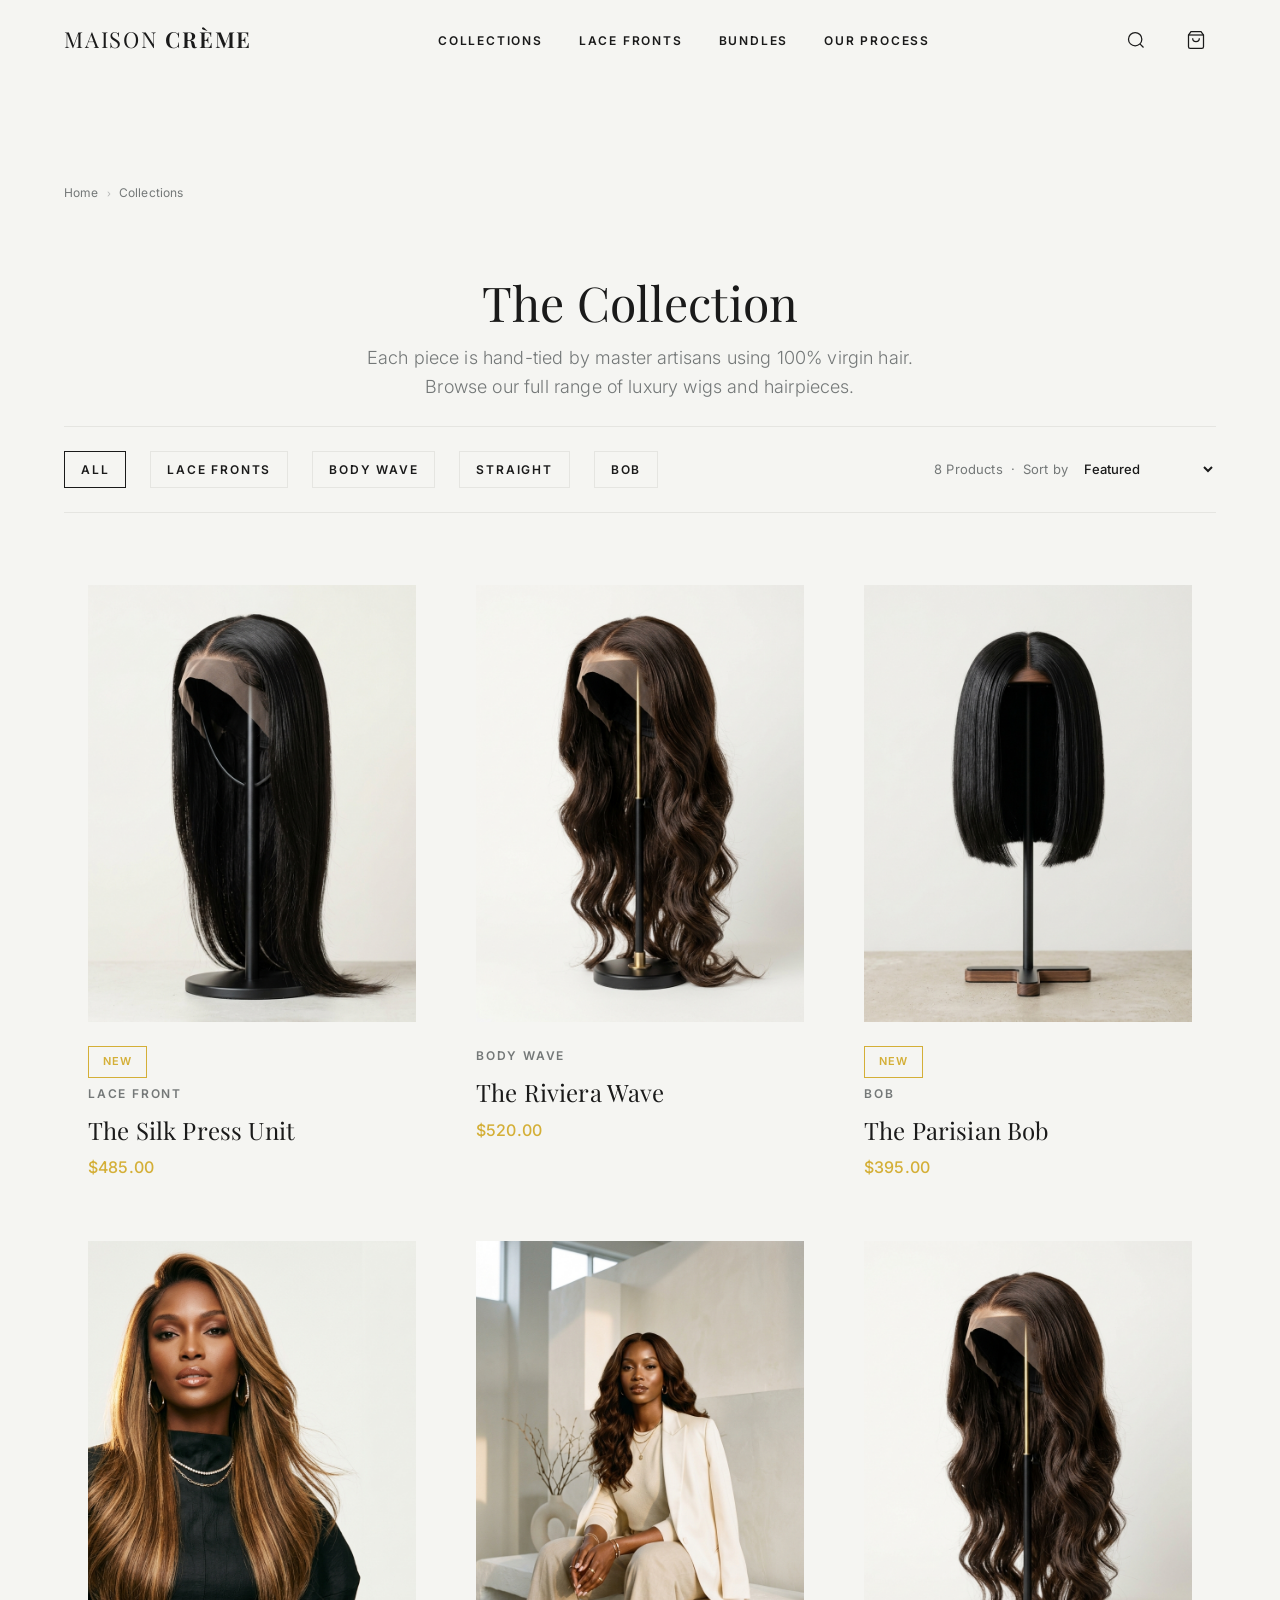
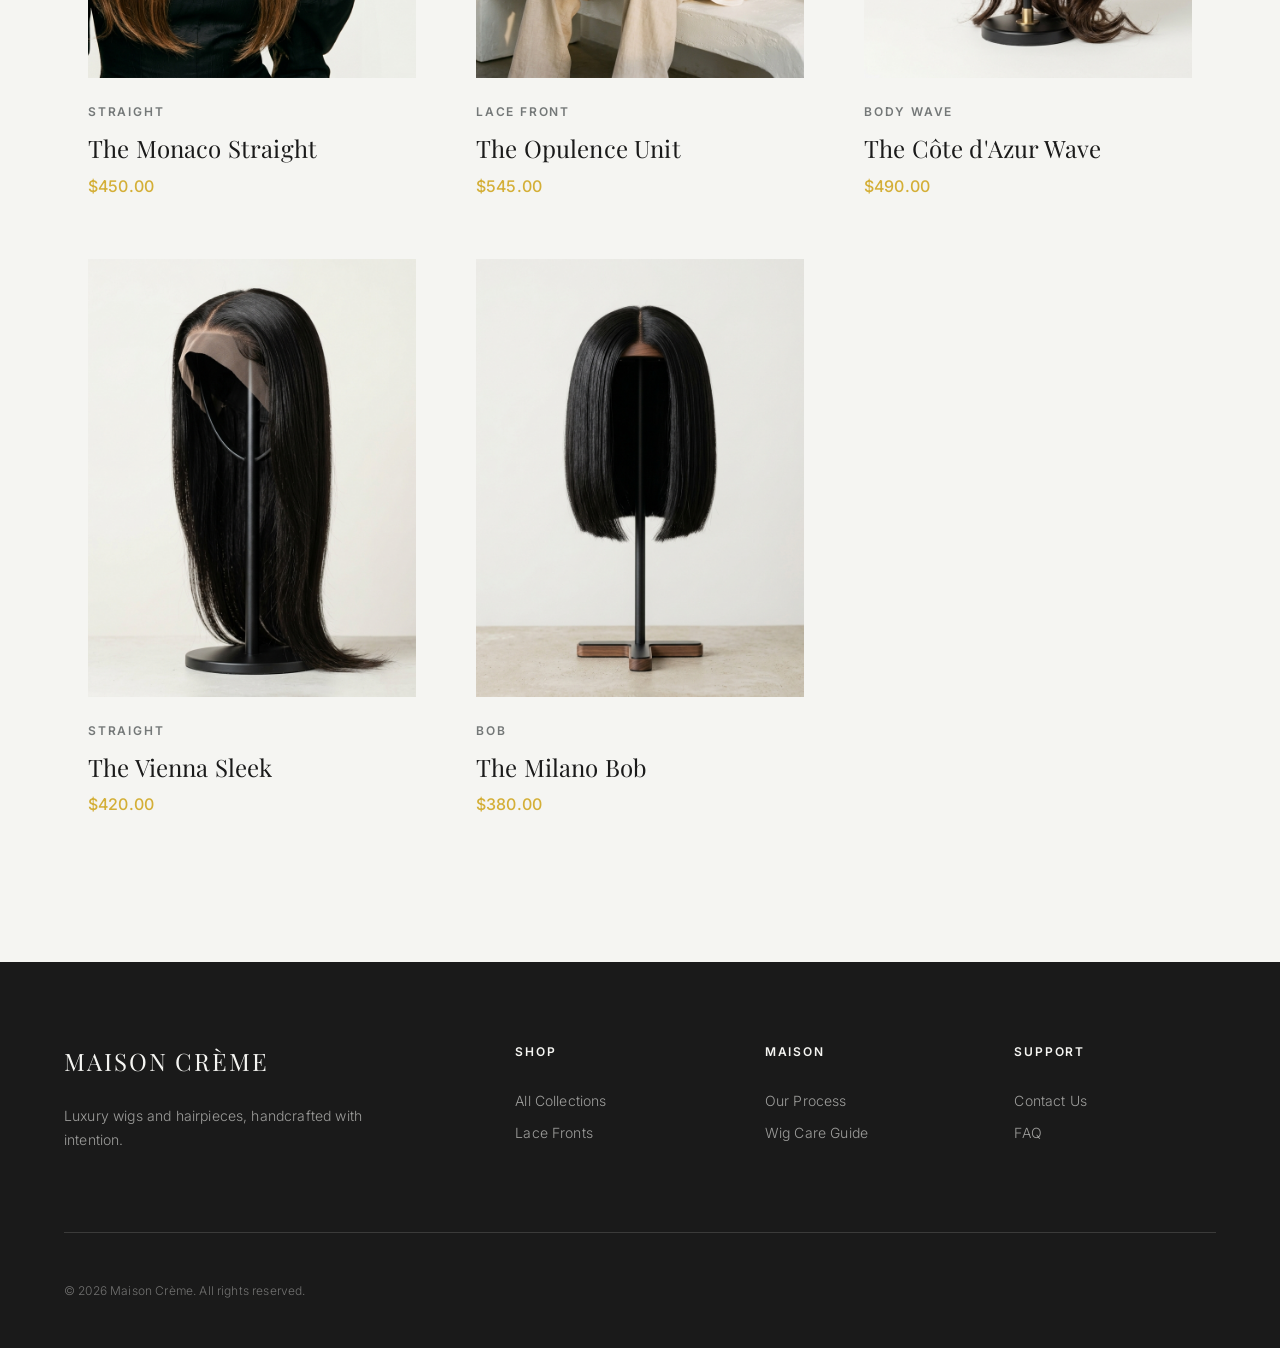
<file: ACE/collection.html>
<!DOCTYPE html>
<html lang="en">
<head>
  <meta charset="UTF-8">
  <meta name="viewport" content="width=device-width, initial-scale=1.0">
  <title>Lace Front Wigs | MAISON CRÈME</title>
  <meta name="description" content="Explore our curated collection of luxury lace front wigs. Hand-tied, ethically sourced virgin hair in a variety of textures, lengths, and densities.">
  <link rel="stylesheet" href="assets/css/design-system.css">
  <link rel="stylesheet" href="assets/css/components.css">
  <link rel="stylesheet" href="assets/css/layout.css">
  <link rel="stylesheet" href="assets/css/animations.css">
  <link rel="stylesheet" href="assets/css/pages/collection.css">
</head>
<body>

  <!-- Announcement Bar -->
  <div class="announcement-bar">Complimentary Shipping on Orders Over <span>$350</span> &mdash; Handcrafted with Intention</div>

  <!-- Navigation -->
  <header class="site-header" id="site-header">
    <nav class="nav-container">
      <a href="index.html" class="nav-logo">Maison <span>Crème</span></a>
      <ul class="nav-links">
        <li><a href="collection.html" class="nav-link">Collections</a></li>
        <li><a href="collection.html?cat=lace-front" class="nav-link">Lace Fronts</a></li>
        <li><a href="collection.html?cat=bundles" class="nav-link">Bundles</a></li>
        <li><a href="about.html" class="nav-link">Our Process</a></li>
      </ul>
      <div class="nav-actions">
        <button class="nav-action-btn" aria-label="Search">
          <svg width="20" height="20" viewBox="0 0 24 24" fill="none" stroke="currentColor" stroke-width="1.5"><circle cx="11" cy="11" r="8"/><path d="m21 21-4.3-4.3"/></svg>
        </button>
        <button class="nav-action-btn" id="cart-btn" aria-label="Shopping bag">
          <svg width="20" height="20" viewBox="0 0 24 24" fill="none" stroke="currentColor" stroke-width="1.5"><path d="M6 2 3 6v14a2 2 0 0 0 2 2h14a2 2 0 0 0 2-2V6l-3-4Z"/><path d="M3 6h18"/><path d="M16 10a4 4 0 0 1-8 0"/></svg>
          <span class="cart-count" id="cart-count" style="display:none;">0</span>
        </button>
        <button class="nav-mobile-toggle" id="mobile-toggle" aria-label="Menu"><span></span><span></span><span></span></button>
      </div>
    </nav>
  </header>

  <div class="mobile-menu" id="mobile-menu">
    <button class="mobile-menu-close" id="mobile-menu-close">&times;</button>
    <a href="collection.html">Collections</a>
    <a href="about.html">Our Process</a>
  </div>

  <main class="main-content-with-bar">
    <div class="container">

      <!-- Breadcrumbs -->
      <div class="breadcrumbs">
        <a href="index.html">Home</a>
        <span class="separator">›</span>
        <span>Collections</span>
      </div>

      <!-- Hero -->
      <div class="collection-hero reveal">
        <h1 class="collection-hero-title">The Collection</h1>
        <p class="collection-hero-subtitle">Each piece is hand-tied by master artisans using 100% virgin hair. Browse our full range of luxury wigs and hairpieces.</p>
      </div>

      <!-- Toolbar -->
      <div class="collection-toolbar">
        <div class="collection-filter-group">
          <button class="filter-btn active" data-filter="all">All</button>
          <button class="filter-btn" data-filter="lace-front">Lace Fronts</button>
          <button class="filter-btn" data-filter="body-wave">Body Wave</button>
          <button class="filter-btn" data-filter="straight">Straight</button>
          <button class="filter-btn" data-filter="bob">Bob</button>
        </div>
        <div class="collection-sort">
          <span class="collection-count" id="product-count">8 Products</span>
          <span>·</span>
          <label for="sort-select">Sort by</label>
          <select id="sort-select">
            <option value="featured">Featured</option>
            <option value="price-asc">Price: Low to High</option>
            <option value="price-desc">Price: High to Low</option>
            <option value="newest">Newest</option>
          </select>
        </div>
      </div>

      <!-- Product Grid -->
      <div class="collection-grid" id="product-grid">

        <a href="product.html" class="product-card reveal" data-category="lace-front" data-price="485" data-date="2026-05">
          <div class="product-card-image img-zoom">
            <img src="assets/images/product-lace-front.png" alt="The Silk Press Unit">
            <div class="product-card-overlay"><span class="btn btn-primary btn-sm">Quick View</span></div>
          </div>
          <span class="chip chip-new" style="margin-bottom: 6px;">New</span>
          <div class="product-card-category">Lace Front</div>
          <div class="product-card-name">The Silk Press Unit</div>
          <div class="product-card-price">$485.00</div>
        </a>

        <a href="product.html" class="product-card reveal" data-category="body-wave" data-price="520" data-date="2026-04">
          <div class="product-card-image img-zoom">
            <img src="assets/images/product-body-wave.png" alt="The Riviera Wave">
            <div class="product-card-overlay"><span class="btn btn-primary btn-sm">Quick View</span></div>
          </div>
          <div class="product-card-category">Body Wave</div>
          <div class="product-card-name">The Riviera Wave</div>
          <div class="product-card-price">$520.00</div>
        </a>

        <a href="product.html" class="product-card reveal" data-category="bob" data-price="395" data-date="2026-05">
          <div class="product-card-image img-zoom">
            <img src="assets/images/product-straight-bob.png" alt="The Parisian Bob">
            <div class="product-card-overlay"><span class="btn btn-primary btn-sm">Quick View</span></div>
          </div>
          <span class="chip chip-new" style="margin-bottom: 6px;">New</span>
          <div class="product-card-category">Bob</div>
          <div class="product-card-name">The Parisian Bob</div>
          <div class="product-card-price">$395.00</div>
        </a>

        <a href="product.html" class="product-card reveal" data-category="straight" data-price="450" data-date="2026-03">
          <div class="product-card-image img-zoom">
            <img src="assets/images/hero-main.png" alt="The Monaco Straight">
            <div class="product-card-overlay"><span class="btn btn-primary btn-sm">Quick View</span></div>
          </div>
          <div class="product-card-category">Straight</div>
          <div class="product-card-name">The Monaco Straight</div>
          <div class="product-card-price">$450.00</div>
        </a>

        <a href="product.html" class="product-card reveal" data-category="lace-front" data-price="545" data-date="2026-03">
          <div class="product-card-image img-zoom">
            <img src="assets/images/lifestyle-editorial.png" alt="The Opulence Unit">
            <div class="product-card-overlay"><span class="btn btn-primary btn-sm">Quick View</span></div>
          </div>
          <div class="product-card-category">Lace Front</div>
          <div class="product-card-name">The Opulence Unit</div>
          <div class="product-card-price">$545.00</div>
        </a>

        <a href="product.html" class="product-card reveal" data-category="body-wave" data-price="490" data-date="2026-02">
          <div class="product-card-image img-zoom">
            <img src="assets/images/product-body-wave.png" alt="The Côte d'Azur Wave">
            <div class="product-card-overlay"><span class="btn btn-primary btn-sm">Quick View</span></div>
          </div>
          <div class="product-card-category">Body Wave</div>
          <div class="product-card-name">The Côte d'Azur Wave</div>
          <div class="product-card-price">$490.00</div>
        </a>

        <a href="product.html" class="product-card reveal" data-category="straight" data-price="420" data-date="2026-04">
          <div class="product-card-image img-zoom">
            <img src="assets/images/product-lace-front.png" alt="The Vienna Sleek">
            <div class="product-card-overlay"><span class="btn btn-primary btn-sm">Quick View</span></div>
          </div>
          <div class="product-card-category">Straight</div>
          <div class="product-card-name">The Vienna Sleek</div>
          <div class="product-card-price">$420.00</div>
        </a>

        <a href="product.html" class="product-card reveal" data-category="bob" data-price="380" data-date="2026-01">
          <div class="product-card-image img-zoom">
            <img src="assets/images/product-straight-bob.png" alt="The Milano Bob">
            <div class="product-card-overlay"><span class="btn btn-primary btn-sm">Quick View</span></div>
          </div>
          <div class="product-card-category">Bob</div>
          <div class="product-card-name">The Milano Bob</div>
          <div class="product-card-price">$380.00</div>
        </a>

      </div>
    </div>
  </main>

  <!-- Footer -->
  <footer class="site-footer">
    <div class="footer-container">
      <div class="footer-grid">
        <div class="footer-brand">
          <div class="footer-brand-name">Maison Crème</div>
          <p class="footer-brand-text">Luxury wigs and hairpieces, handcrafted with intention.</p>
        </div>
        <div class="footer-column">
          <div class="footer-column-title">Shop</div>
          <a href="collection.html">All Collections</a>
          <a href="collection.html?cat=lace-front">Lace Fronts</a>
        </div>
        <div class="footer-column">
          <div class="footer-column-title">Maison</div>
          <a href="about.html">Our Process</a>
          <a href="#">Wig Care Guide</a>
        </div>
        <div class="footer-column">
          <div class="footer-column-title">Support</div>
          <a href="#">Contact Us</a>
          <a href="#">FAQ</a>
        </div>
      </div>
      <div class="footer-bottom">
        <span class="footer-copyright">&copy; 2026 Maison Crème. All rights reserved.</span>
      </div>
    </div>
  </footer>

  <!-- Cart Drawer -->
  <div class="cart-overlay" id="cart-overlay"></div>
  <div class="cart-drawer" id="cart-drawer">
    <div class="cart-drawer-header"><span class="cart-drawer-title">Shopping Bag</span><button id="cart-close">&times;</button></div>
    <div class="cart-drawer-body" id="cart-drawer-body"><div class="cart-empty"><p class="headline-sm">Your bag is empty</p></div></div>
    <div class="cart-drawer-footer" id="cart-drawer-footer" style="display:none;">
      <div class="cart-subtotal"><span class="label-caps">Subtotal</span><span id="cart-subtotal-amount">$0.00</span></div>
      <a href="checkout.html" class="btn btn-primary" style="width:100%;">Proceed to Checkout</a>
    </div>
  </div>

  <script src="assets/js/app.js"></script>
  <script>
    // ── Category Filtering ───────────────────────────
    const filterBtns = document.querySelectorAll('.filter-btn');
    const products = document.querySelectorAll('.product-card[data-category]');
    const countEl = document.getElementById('product-count');

    filterBtns.forEach(btn => {
      btn.addEventListener('click', () => {
        filterBtns.forEach(b => b.classList.remove('active'));
        btn.classList.add('active');
        const filter = btn.dataset.filter;
        let visible = 0;
        products.forEach(card => {
          if (filter === 'all' || card.dataset.category === filter) {
            card.style.display = '';
            visible++;
          } else {
            card.style.display = 'none';
          }
        });
        if (countEl) countEl.textContent = `${visible} Product${visible !== 1 ? 's' : ''}`;
      });
    });

    // ── Sorting ──────────────────────────────────────
    const sortSelect = document.getElementById('sort-select');
    const grid = document.getElementById('product-grid');
    if (sortSelect && grid) {
      sortSelect.addEventListener('change', () => {
        const cards = [...grid.querySelectorAll('.product-card[data-category]')];
        const sorted = cards.sort((a, b) => {
          switch (sortSelect.value) {
            case 'price-asc': return parseFloat(a.dataset.price) - parseFloat(b.dataset.price);
            case 'price-desc': return parseFloat(b.dataset.price) - parseFloat(a.dataset.price);
            case 'newest': return b.dataset.date.localeCompare(a.dataset.date);
            default: return 0;
          }
        });
        sorted.forEach(card => grid.appendChild(card));
      });
    }

    // ── URL-based filter ─────────────────────────────
    const urlParams = new URLSearchParams(window.location.search);
    const cat = urlParams.get('cat');
    if (cat) {
      const targetBtn = document.querySelector(`.filter-btn[data-filter="${cat}"]`);
      if (targetBtn) targetBtn.click();
    }
  </script>
</body>
</html>
</file>
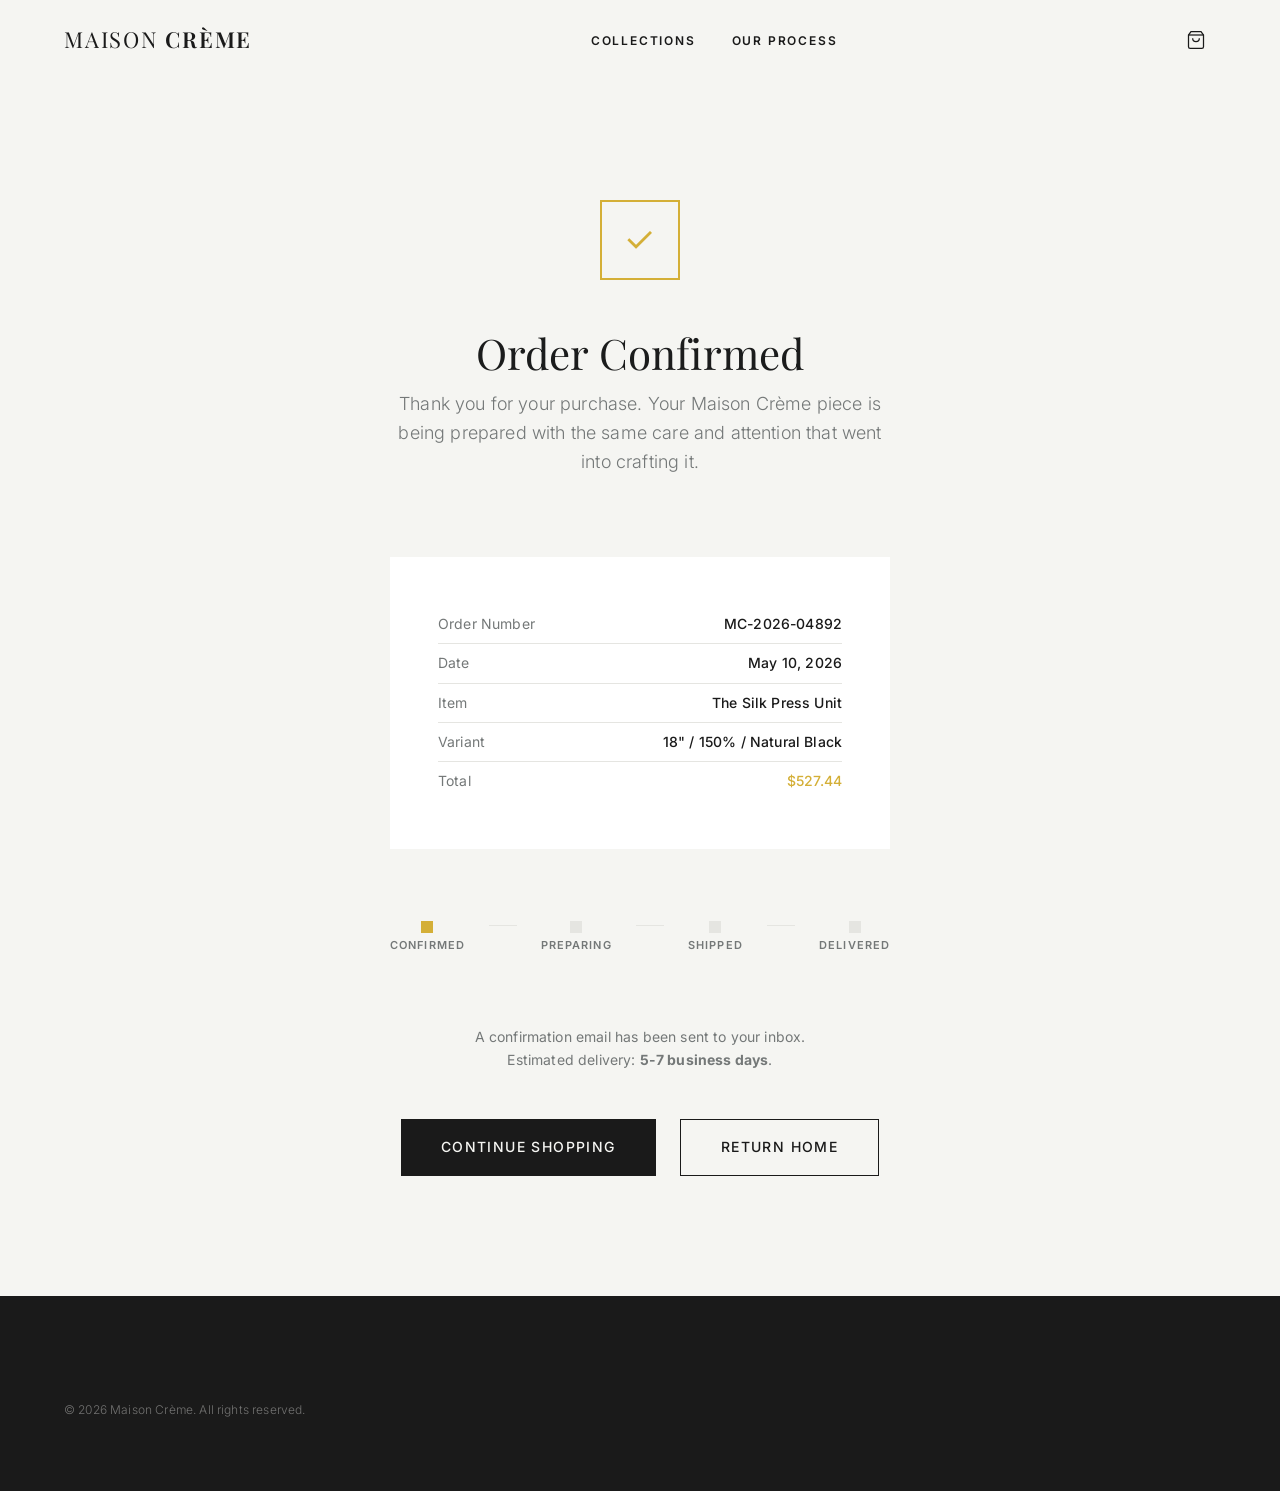
<file: ACE/confirmation.html>
<!DOCTYPE html>
<html lang="en">
<head>
  <meta charset="UTF-8">
  <meta name="viewport" content="width=device-width, initial-scale=1.0">
  <title>Order Confirmed | MAISON CRÈME</title>
  <meta name="description" content="Your order has been confirmed. Thank you for choosing MAISON CRÈME.">
  <link rel="stylesheet" href="assets/css/design-system.css">
  <link rel="stylesheet" href="assets/css/components.css">
  <link rel="stylesheet" href="assets/css/layout.css">
  <link rel="stylesheet" href="assets/css/animations.css">
  <link rel="stylesheet" href="assets/css/pages/confirmation.css">
</head>
<body>

  <!-- Navigation -->
  <header class="site-header" id="site-header">
    <nav class="nav-container">
      <a href="index.html" class="nav-logo">Maison <span>Crème</span></a>
      <ul class="nav-links">
        <li><a href="collection.html" class="nav-link">Collections</a></li>
        <li><a href="about.html" class="nav-link">Our Process</a></li>
      </ul>
      <div class="nav-actions">
        <button class="nav-action-btn" id="cart-btn" aria-label="Shopping bag">
          <svg width="20" height="20" viewBox="0 0 24 24" fill="none" stroke="currentColor" stroke-width="1.5"><path d="M6 2 3 6v14a2 2 0 0 0 2 2h14a2 2 0 0 0 2-2V6l-3-4Z"/><path d="M3 6h18"/><path d="M16 10a4 4 0 0 1-8 0"/></svg>
          <span class="cart-count" id="cart-count" style="display:none;">0</span>
        </button>
        <button class="nav-mobile-toggle" id="mobile-toggle" aria-label="Menu"><span></span><span></span><span></span></button>
      </div>
    </nav>
  </header>

  <div class="mobile-menu" id="mobile-menu">
    <button class="mobile-menu-close" id="mobile-menu-close">&times;</button>
    <a href="index.html">Home</a>
    <a href="collection.html">Collections</a>
  </div>

  <main class="main-content">
    <div class="confirm-page animate-fade-in-up">

      <!-- Success Icon -->
      <div class="confirm-icon">✓</div>

      <h1 class="confirm-title">Order Confirmed</h1>
      <p class="confirm-subtitle">Thank you for your purchase. Your Maison Crème piece is being prepared with the same care and attention that went into crafting it.</p>

      <!-- Order Details -->
      <div class="confirm-details">
        <div class="confirm-detail-row">
          <span class="confirm-detail-label">Order Number</span>
          <span class="confirm-detail-value">MC-2026-04892</span>
        </div>
        <div class="confirm-detail-row">
          <span class="confirm-detail-label">Date</span>
          <span class="confirm-detail-value">May 10, 2026</span>
        </div>
        <div class="confirm-detail-row">
          <span class="confirm-detail-label">Item</span>
          <span class="confirm-detail-value">The Silk Press Unit</span>
        </div>
        <div class="confirm-detail-row">
          <span class="confirm-detail-label">Variant</span>
          <span class="confirm-detail-value">18" / 150% / Natural Black</span>
        </div>
        <div class="confirm-detail-row">
          <span class="confirm-detail-label">Total</span>
          <span class="confirm-detail-value" style="color: var(--color-gold);">$527.44</span>
        </div>
      </div>

      <!-- Shipping Timeline -->
      <div class="confirm-timeline">
        <div class="timeline-step">
          <div class="timeline-dot"></div>
          <div class="timeline-label">Confirmed</div>
        </div>
        <div class="timeline-connector"></div>
        <div class="timeline-step">
          <div class="timeline-dot pending"></div>
          <div class="timeline-label">Preparing</div>
        </div>
        <div class="timeline-connector"></div>
        <div class="timeline-step">
          <div class="timeline-dot pending"></div>
          <div class="timeline-label">Shipped</div>
        </div>
        <div class="timeline-connector"></div>
        <div class="timeline-step">
          <div class="timeline-dot pending"></div>
          <div class="timeline-label">Delivered</div>
        </div>
      </div>

      <p style="font-size: 14px; color: var(--color-grey-dark); margin-bottom: var(--space-lg); max-width: 400px;">
        A confirmation email has been sent to your inbox. Estimated delivery: <strong>5-7 business days</strong>.
      </p>

      <div style="display: flex; gap: var(--space-md); flex-wrap: wrap; justify-content: center;">
        <a href="collection.html" class="btn btn-primary">Continue Shopping</a>
        <a href="index.html" class="btn btn-secondary">Return Home</a>
      </div>

    </div>
  </main>

  <!-- Footer -->
  <footer class="site-footer">
    <div class="footer-container">
      <div class="footer-bottom" style="border: none; padding: var(--space-md) 0;">
        <span class="footer-copyright">&copy; 2026 Maison Crème. All rights reserved.</span>
      </div>
    </div>
  </footer>

  <div class="cart-overlay" id="cart-overlay"></div>
  <div class="cart-drawer" id="cart-drawer">
    <div class="cart-drawer-header"><span class="cart-drawer-title">Shopping Bag</span><button id="cart-close">&times;</button></div>
    <div class="cart-drawer-body" id="cart-drawer-body"><div class="cart-empty"><p class="headline-sm">Your bag is empty</p></div></div>
    <div class="cart-drawer-footer" id="cart-drawer-footer" style="display:none;">
      <div class="cart-subtotal"><span class="label-caps">Subtotal</span><span id="cart-subtotal-amount">$0.00</span></div>
      <a href="checkout.html" class="btn btn-primary" style="width:100%;">Proceed to Checkout</a>
    </div>
  </div>
  <script src="assets/js/app.js"></script>
</body>
</html>
</file>
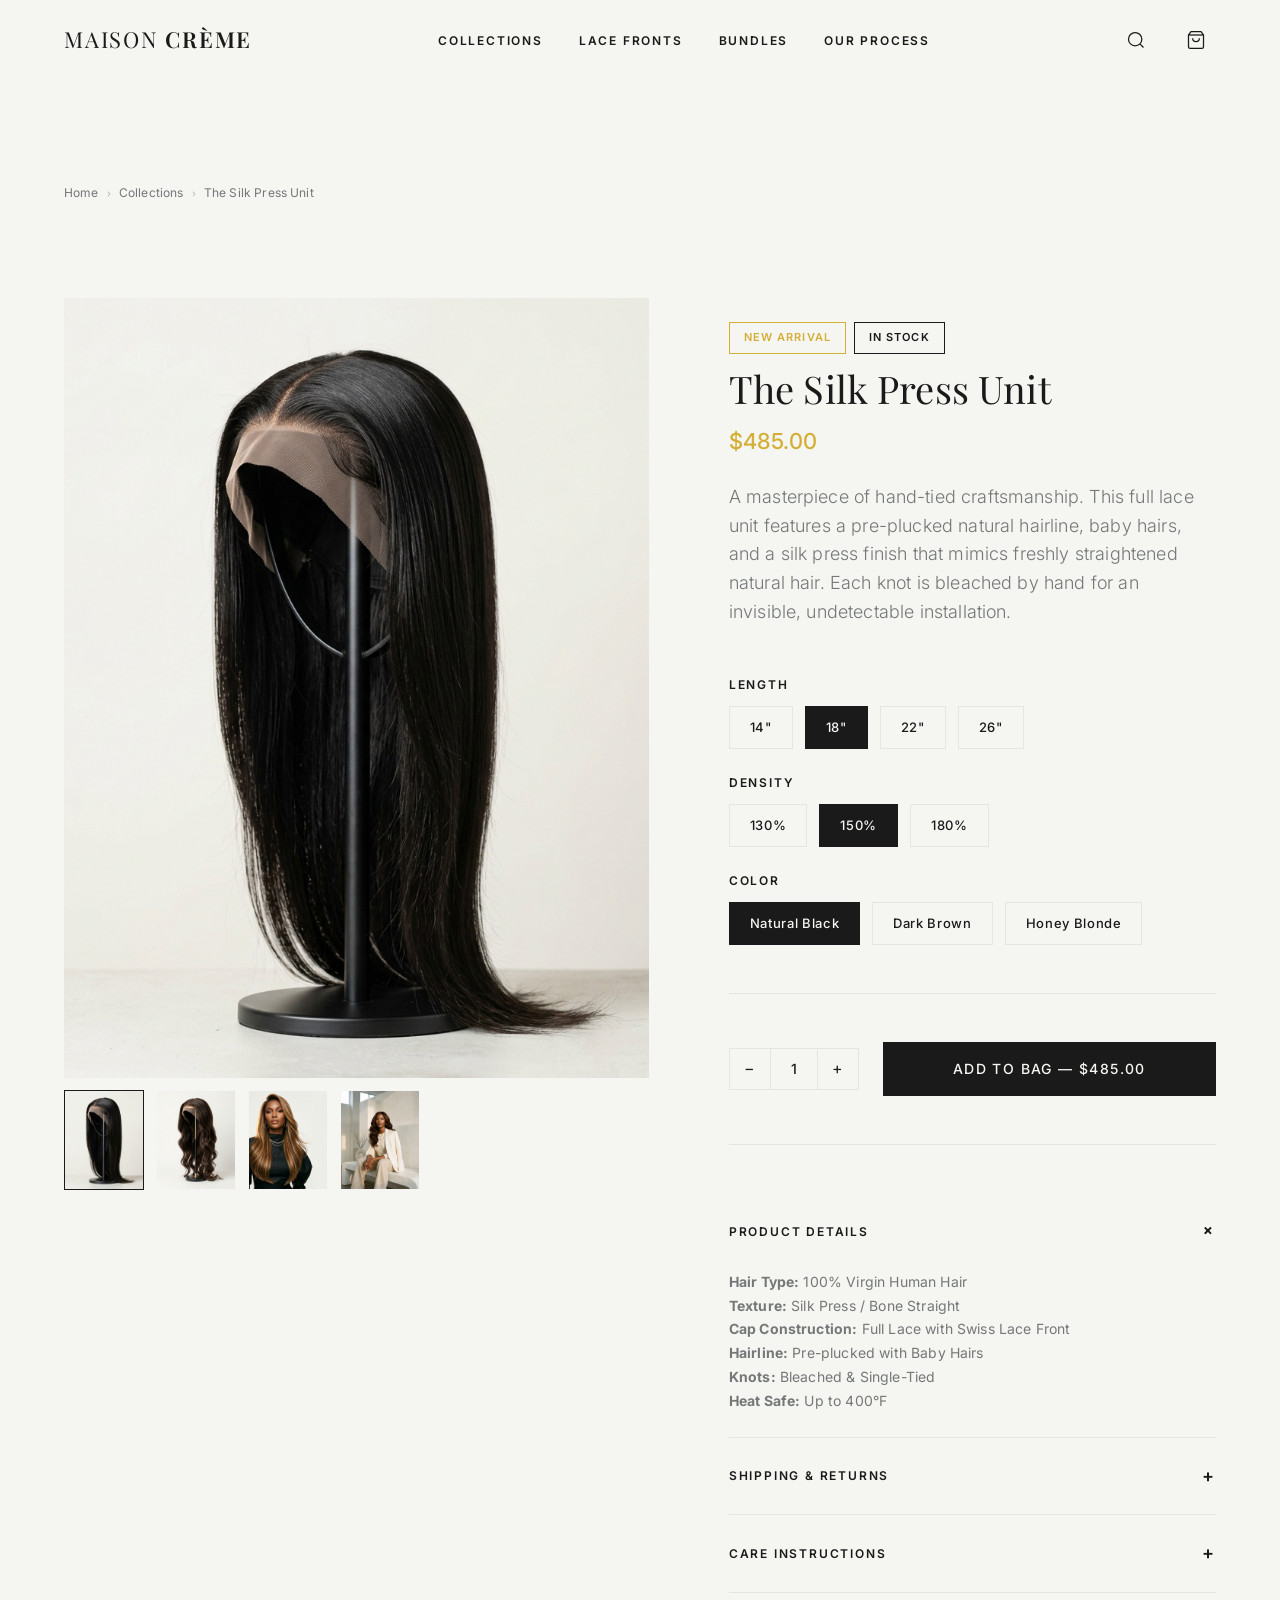
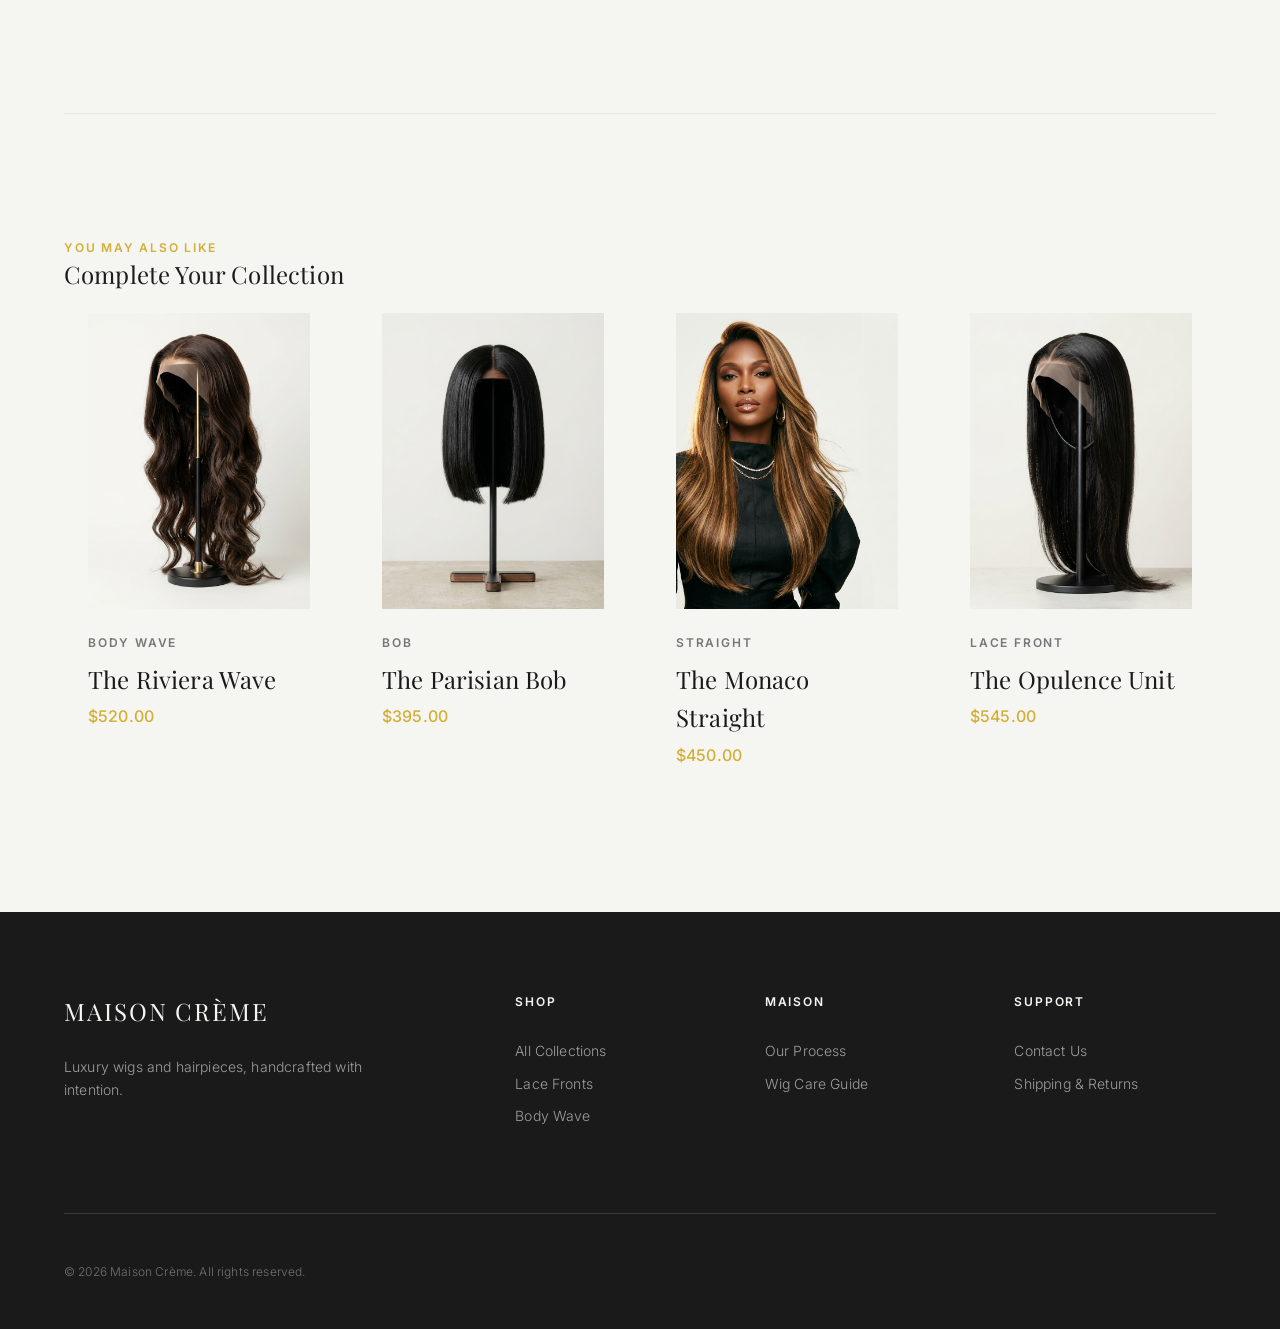
<file: ACE/product.html>
<!DOCTYPE html>
<html lang="en">
<head>
  <meta charset="UTF-8">
  <meta name="viewport" content="width=device-width, initial-scale=1.0">
  <title>The Silk Press Unit | MAISON CRÈME</title>
  <meta name="description" content="The Silk Press Unit — a masterpiece of hand-tied craftsmanship. 100% virgin hair, Swiss lace front, natural hairline. Available in multiple lengths and densities.">
  <link rel="stylesheet" href="assets/css/design-system.css">
  <link rel="stylesheet" href="assets/css/components.css">
  <link rel="stylesheet" href="assets/css/layout.css">
  <link rel="stylesheet" href="assets/css/animations.css">
  <link rel="stylesheet" href="assets/css/pages/product.css">
</head>
<body>

  <!-- Announcement Bar -->
  <div class="announcement-bar">Complimentary Shipping on Orders Over <span>$350</span> &mdash; Handcrafted with Intention</div>

  <!-- Navigation -->
  <header class="site-header" id="site-header">
    <nav class="nav-container">
      <a href="index.html" class="nav-logo">Maison <span>Crème</span></a>
      <ul class="nav-links">
        <li><a href="collection.html" class="nav-link">Collections</a></li>
        <li><a href="collection.html?cat=lace-front" class="nav-link">Lace Fronts</a></li>
        <li><a href="collection.html?cat=bundles" class="nav-link">Bundles</a></li>
        <li><a href="about.html" class="nav-link">Our Process</a></li>
      </ul>
      <div class="nav-actions">
        <button class="nav-action-btn" aria-label="Search">
          <svg width="20" height="20" viewBox="0 0 24 24" fill="none" stroke="currentColor" stroke-width="1.5"><circle cx="11" cy="11" r="8"/><path d="m21 21-4.3-4.3"/></svg>
        </button>
        <button class="nav-action-btn" id="cart-btn" aria-label="Shopping bag">
          <svg width="20" height="20" viewBox="0 0 24 24" fill="none" stroke="currentColor" stroke-width="1.5"><path d="M6 2 3 6v14a2 2 0 0 0 2 2h14a2 2 0 0 0 2-2V6l-3-4Z"/><path d="M3 6h18"/><path d="M16 10a4 4 0 0 1-8 0"/></svg>
          <span class="cart-count" id="cart-count" style="display:none;">0</span>
        </button>
        <button class="nav-mobile-toggle" id="mobile-toggle" aria-label="Menu"><span></span><span></span><span></span></button>
      </div>
    </nav>
  </header>

  <!-- Mobile Menu -->
  <div class="mobile-menu" id="mobile-menu">
    <button class="mobile-menu-close" id="mobile-menu-close" aria-label="Close">&times;</button>
    <a href="collection.html">Collections</a>
    <a href="collection.html?cat=lace-front">Lace Fronts</a>
    <a href="about.html">Our Process</a>
  </div>

  <main class="main-content-with-bar">
    <div class="container">

      <!-- Breadcrumbs -->
      <div class="breadcrumbs pdp-breadcrumbs">
        <a href="index.html">Home</a>
        <span class="separator">›</span>
        <a href="collection.html">Collections</a>
        <span class="separator">›</span>
        <span>The Silk Press Unit</span>
      </div>

      <!-- PDP Layout -->
      <div class="pdp-layout">
        <!-- Gallery -->
        <div class="pdp-gallery reveal-left">
          <div class="pdp-main-image" id="pdp-main-image">
            <img src="assets/images/product-lace-front.png" alt="The Silk Press Unit - Front View" id="pdp-main-img">
          </div>
          <div class="pdp-thumbnails">
            <button class="pdp-thumb active" data-img="assets/images/product-lace-front.png">
              <img src="assets/images/product-lace-front.png" alt="Front View">
            </button>
            <button class="pdp-thumb" data-img="assets/images/product-body-wave.png">
              <img src="assets/images/product-body-wave.png" alt="Side View">
            </button>
            <button class="pdp-thumb" data-img="assets/images/hero-main.png">
              <img src="assets/images/hero-main.png" alt="Model View">
            </button>
            <button class="pdp-thumb" data-img="assets/images/lifestyle-editorial.png">
              <img src="assets/images/lifestyle-editorial.png" alt="Detail View">
            </button>
          </div>
        </div>

        <!-- Product Info -->
        <div class="pdp-info reveal-right">
          <div style="display:flex;gap:8px;margin-bottom:var(--space-sm);">
            <span class="chip chip-new">New Arrival</span>
            <span class="chip">In Stock</span>
          </div>

          <h1 class="pdp-title">The Silk Press Unit</h1>
          <div class="pdp-price">$485.00</div>
          <p class="pdp-description">
            A masterpiece of hand-tied craftsmanship. This full lace unit features a pre-plucked natural hairline,
            baby hairs, and a silk press finish that mimics freshly straightened natural hair. Each knot is bleached
            by hand for an invisible, undetectable installation.
          </p>

          <!-- Length Variant -->
          <div class="pdp-variant-group">
            <span class="pdp-variant-label">Length</span>
            <div class="pdp-variant-options" id="length-options">
              <button class="pdp-variant-btn" data-value="14">14"</button>
              <button class="pdp-variant-btn active" data-value="18">18"</button>
              <button class="pdp-variant-btn" data-value="22">22"</button>
              <button class="pdp-variant-btn" data-value="26">26"</button>
            </div>
          </div>

          <!-- Density Variant -->
          <div class="pdp-variant-group">
            <span class="pdp-variant-label">Density</span>
            <div class="pdp-variant-options" id="density-options">
              <button class="pdp-variant-btn" data-value="130">130%</button>
              <button class="pdp-variant-btn active" data-value="150">150%</button>
              <button class="pdp-variant-btn" data-value="180">180%</button>
            </div>
          </div>

          <!-- Color Variant -->
          <div class="pdp-variant-group">
            <span class="pdp-variant-label">Color</span>
            <div class="pdp-variant-options" id="color-options">
              <button class="pdp-variant-btn active" data-value="natural-black">Natural Black</button>
              <button class="pdp-variant-btn" data-value="dark-brown">Dark Brown</button>
              <button class="pdp-variant-btn" data-value="honey-blonde">Honey Blonde</button>
            </div>
          </div>

          <!-- Add to Cart -->
          <div class="pdp-add-to-cart">
            <div class="qty-selector">
              <button class="qty-btn" id="qty-minus">−</button>
              <div class="qty-value" id="qty-value">1</div>
              <button class="qty-btn" id="qty-plus">+</button>
            </div>
            <button class="btn btn-primary pdp-add-btn"
                    id="add-to-cart-btn"
                    data-add-to-cart
                    data-product-id="silk-press-001"
                    data-product-name="The Silk Press Unit"
                    data-product-price="485"
                    data-product-image="assets/images/product-lace-front.png"
                    data-product-variant="18&quot; / 150% / Natural Black">
              Add to Bag — $485.00
            </button>
          </div>

          <!-- Accordion -->
          <div class="pdp-accordion">
            <div class="pdp-accordion-item open">
              <button class="pdp-accordion-header">
                Product Details
                <span class="pdp-accordion-icon">+</span>
              </button>
              <div class="pdp-accordion-body">
                <div class="pdp-accordion-content">
                  <p><strong>Hair Type:</strong> 100% Virgin Human Hair</p>
                  <p><strong>Texture:</strong> Silk Press / Bone Straight</p>
                  <p><strong>Cap Construction:</strong> Full Lace with Swiss Lace Front</p>
                  <p><strong>Hairline:</strong> Pre-plucked with Baby Hairs</p>
                  <p><strong>Knots:</strong> Bleached & Single-Tied</p>
                  <p><strong>Heat Safe:</strong> Up to 400°F</p>
                </div>
              </div>
            </div>
            <div class="pdp-accordion-item">
              <button class="pdp-accordion-header">
                Shipping & Returns
                <span class="pdp-accordion-icon">+</span>
              </button>
              <div class="pdp-accordion-body">
                <div class="pdp-accordion-content">
                  <p>Complimentary shipping on orders over $350. Standard shipping (5-7 business days) is $15. Express shipping (2-3 business days) is $25.</p>
                  <p>We accept returns within 14 days of delivery for unworn, unaltered units in original packaging. Custom orders are final sale.</p>
                </div>
              </div>
            </div>
            <div class="pdp-accordion-item">
              <button class="pdp-accordion-header">
                Care Instructions
                <span class="pdp-accordion-icon">+</span>
              </button>
              <div class="pdp-accordion-body">
                <div class="pdp-accordion-content">
                  <p>Wash with sulfate-free shampoo every 7-10 wears. Deep condition bi-weekly. Air dry on a wig stand when not in use. Avoid sleeping in the unit to extend longevity.</p>
                </div>
              </div>
            </div>
          </div>
        </div>
      </div>

      <!-- Recommendations -->
      <section class="pdp-recommendations">
        <div class="section-header reveal">
          <span class="label-caps" style="color: var(--color-gold);">You May Also Like</span>
          <h2 class="section-title">Complete Your Collection</h2>
        </div>
        <div class="grid grid-4">
          <a href="product.html" class="product-card reveal reveal-delay-1">
            <div class="product-card-image img-zoom">
              <img src="assets/images/product-body-wave.png" alt="The Riviera Wave">
            </div>
            <div class="product-card-category">Body Wave</div>
            <div class="product-card-name">The Riviera Wave</div>
            <div class="product-card-price">$520.00</div>
          </a>
          <a href="product.html" class="product-card reveal reveal-delay-2">
            <div class="product-card-image img-zoom">
              <img src="assets/images/product-straight-bob.png" alt="The Parisian Bob">
            </div>
            <div class="product-card-category">Bob</div>
            <div class="product-card-name">The Parisian Bob</div>
            <div class="product-card-price">$395.00</div>
          </a>
          <a href="product.html" class="product-card reveal reveal-delay-3">
            <div class="product-card-image img-zoom">
              <img src="assets/images/hero-main.png" alt="The Monaco Straight">
            </div>
            <div class="product-card-category">Straight</div>
            <div class="product-card-name">The Monaco Straight</div>
            <div class="product-card-price">$450.00</div>
          </a>
          <a href="product.html" class="product-card reveal reveal-delay-4">
            <div class="product-card-image img-zoom">
              <img src="assets/images/product-lace-front.png" alt="The Opulence Unit">
            </div>
            <div class="product-card-category">Lace Front</div>
            <div class="product-card-name">The Opulence Unit</div>
            <div class="product-card-price">$545.00</div>
          </a>
        </div>
      </section>

    </div>
  </main>

  <!-- Footer -->
  <footer class="site-footer">
    <div class="footer-container">
      <div class="footer-grid">
        <div class="footer-brand">
          <div class="footer-brand-name">Maison Crème</div>
          <p class="footer-brand-text">Luxury wigs and hairpieces, handcrafted with intention.</p>
        </div>
        <div class="footer-column">
          <div class="footer-column-title">Shop</div>
          <a href="collection.html">All Collections</a>
          <a href="collection.html?cat=lace-front">Lace Fronts</a>
          <a href="collection.html?cat=body-wave">Body Wave</a>
        </div>
        <div class="footer-column">
          <div class="footer-column-title">Maison</div>
          <a href="about.html">Our Process</a>
          <a href="#">Wig Care Guide</a>
        </div>
        <div class="footer-column">
          <div class="footer-column-title">Support</div>
          <a href="#">Contact Us</a>
          <a href="#">Shipping & Returns</a>
        </div>
      </div>
      <div class="footer-bottom">
        <span class="footer-copyright">&copy; 2026 Maison Crème. All rights reserved.</span>
      </div>
    </div>
  </footer>

  <!-- Cart Drawer -->
  <div class="cart-overlay" id="cart-overlay"></div>
  <div class="cart-drawer" id="cart-drawer">
    <div class="cart-drawer-header">
      <span class="cart-drawer-title">Shopping Bag</span>
      <button id="cart-close">&times;</button>
    </div>
    <div class="cart-drawer-body" id="cart-drawer-body">
      <div class="cart-empty"><p class="headline-sm">Your bag is empty</p></div>
    </div>
    <div class="cart-drawer-footer" id="cart-drawer-footer" style="display:none;">
      <div class="cart-subtotal">
        <span class="label-caps">Subtotal</span>
        <span id="cart-subtotal-amount">$0.00</span>
      </div>
      <a href="checkout.html" class="btn btn-primary" style="width:100%;">Proceed to Checkout</a>
    </div>
  </div>

  <script src="assets/js/app.js"></script>
  <script>
    // ── Thumbnail Gallery ──────────────────────────
    document.querySelectorAll('.pdp-thumb').forEach(thumb => {
      thumb.addEventListener('click', () => {
        document.querySelectorAll('.pdp-thumb').forEach(t => t.classList.remove('active'));
        thumb.classList.add('active');
        document.getElementById('pdp-main-img').src = thumb.dataset.img;
      });
    });

    // ── Variant Selectors ──────────────────────────
    document.querySelectorAll('.pdp-variant-options').forEach(group => {
      group.querySelectorAll('.pdp-variant-btn').forEach(btn => {
        btn.addEventListener('click', () => {
          group.querySelectorAll('.pdp-variant-btn').forEach(b => b.classList.remove('active'));
          btn.classList.add('active');
        });
      });
    });

    // ── Quantity ────────────────────────────────────
    let qty = 1;
    const qtyVal = document.getElementById('qty-value');
    document.getElementById('qty-minus').addEventListener('click', () => {
      if (qty > 1) { qty--; qtyVal.textContent = qty; }
    });
    document.getElementById('qty-plus').addEventListener('click', () => {
      if (qty < 10) { qty++; qtyVal.textContent = qty; }
    });

    // ── Accordion ──────────────────────────────────
    document.querySelectorAll('.pdp-accordion-header').forEach(header => {
      header.addEventListener('click', () => {
        header.closest('.pdp-accordion-item').classList.toggle('open');
      });
    });
  </script>
</body>
</html>
</file>
<file: frontend/assets/css/design-system.css>
/* ============================================================
   MAISON CRÈME — Design System Tokens
   Extracted from Google Stitch Project #390515253951647979
   ============================================================ */

/* — Google Fonts ------------------------------------------- */
@import url('https://fonts.googleapis.com/css2?family=Playfair+Display:ital,wght@0,400;0,500;0,600;0,700;1,400;1,500&family=Inter:wght@300;400;500;600;700&display=swap');

/* — CSS Custom Properties ---------------------------------- */
:root {
  /* ── Color Palette ──────────────────────────────────────── */
  /* Primary Canvas */
  --color-bone:              #F5F5F2;
  --color-bone-warm:         #FAF8F5;
  
  /* Structural */
  --color-charcoal:          #1A1A1A;
  --color-charcoal-soft:     #2C2C2C;
  --color-charcoal-hover:    #333333;
  
  /* Accent */
  --color-gold:              #D4AF37;
  --color-gold-light:        #E8CC6E;
  --color-gold-dark:         #B8941E;
  
  /* Neutrals */
  --color-grey-subtle:       #E5E5E1;
  --color-grey-mid:          #C4C7C7;
  --color-grey-dark:         #747878;
  --color-white:             #FFFFFF;
  
  /* Material Design Surface Tokens (from Stitch) */
  --surface:                 #FBF9F9;
  --surface-bright:          #FBF9F9;
  --surface-dim:             #DBDAD9;
  --surface-container-lowest:#FFFFFF;
  --surface-container-low:   #F5F3F3;
  --surface-container:       #EFEDED;
  --surface-container-high:  #E9E8E7;
  --surface-container-highest:#E3E2E2;
  --surface-variant:         #E3E2E2;
  
  /* On-Surface */
  --on-surface:              #1B1C1C;
  --on-surface-variant:      #444748;
  --inverse-surface:         #303031;
  --inverse-on-surface:      #F2F0F0;
  
  /* Outline */
  --outline:                 #747878;
  --outline-variant:         #C4C7C7;
  
  /* Semantic */
  --color-error:             #BA1A1A;
  --color-error-container:   #FFDAD6;
  --on-error:                #FFFFFF;
  --color-success:           #2E7D32;
  
  /* ── Typography ─────────────────────────────────────────── */
  --font-display:            'Playfair Display', Georgia, 'Times New Roman', serif;
  --font-body:               'Inter', -apple-system, BlinkMacSystemFont, 'Segoe UI', sans-serif;
  
  /* Display Large */
  --display-lg-size:         64px;
  --display-lg-weight:       400;
  --display-lg-height:       1.1;
  --display-lg-spacing:      -0.02em;
  
  /* Display Large Mobile */
  --display-lg-mobile-size:  40px;
  --display-lg-mobile-weight:400;
  --display-lg-mobile-height:1.2;
  --display-lg-mobile-spacing:-0.01em;
  
  /* Headline Medium */
  --headline-md-size:        32px;
  --headline-md-weight:      400;
  --headline-md-height:      1.3;
  --headline-md-spacing:     0em;
  
  /* Headline Small */
  --headline-sm-size:        24px;
  --headline-sm-weight:      400;
  --headline-sm-height:      1.4;
  --headline-sm-spacing:     0em;
  
  /* Body Large */
  --body-lg-size:            18px;
  --body-lg-weight:          300;
  --body-lg-height:          1.6;
  --body-lg-spacing:         0.01em;
  
  /* Body Medium */
  --body-md-size:            16px;
  --body-md-weight:          400;
  --body-md-height:          1.6;
  --body-md-spacing:         0.01em;
  
  /* Label Caps */
  --label-caps-size:         12px;
  --label-caps-weight:       600;
  --label-caps-height:       1.0;
  --label-caps-spacing:      0.15em;
  
  /* Button */
  --button-size:             14px;
  --button-weight:           500;
  --button-height:           1.0;
  --button-spacing:          0.1em;
  
  /* ── Spacing ────────────────────────────────────────────── */
  --space-unit:              8px;
  --space-xs:                4px;
  --space-sm:                12px;
  --space-md:                24px;
  --space-lg:                48px;
  --space-xl:                80px;
  --space-2xl:               120px;
  --space-3xl:               160px;
  
  /* Layout */
  --container-max:           1440px;
  --gutter:                  24px;
  --margin-desktop:          64px;
  --margin-mobile:           20px;
  --columns:                 12;
  
  /* ── Shapes ─────────────────────────────────────────────── */
  /* Sharp, rectilinear — architectural fashion aesthetic */
  --radius-none:             0px;
  --radius-subtle:           2px;  /* max for buttons/inputs */
  
  /* ── Transitions ────────────────────────────────────────── */
  --ease-smooth:             cubic-bezier(0.25, 0.1, 0.25, 1);
  --ease-out:                cubic-bezier(0, 0, 0.2, 1);
  --ease-in:                 cubic-bezier(0.4, 0, 1, 1);
  --duration-fast:           150ms;
  --duration-normal:         300ms;
  --duration-slow:           500ms;
  --duration-reveal:         800ms;
  
  /* ── Z-Index Scale ──────────────────────────────────────── */
  --z-base:                  1;
  --z-dropdown:              100;
  --z-sticky:                200;
  --z-overlay:               300;
  --z-modal:                 400;
  --z-toast:                 500;
}


/* ============================================================
   CSS Reset — Luxury Minimalist
   ============================================================ */

*,
*::before,
*::after {
  margin: 0;
  padding: 0;
  box-sizing: border-box;
}

html {
  font-size: 16px;
  -webkit-font-smoothing: antialiased;
  -moz-osx-font-smoothing: grayscale;
  text-rendering: optimizeLegibility;
  scroll-behavior: smooth;
}

body {
  font-family: var(--font-body);
  font-size: var(--body-md-size);
  font-weight: var(--body-md-weight);
  line-height: var(--body-md-height);
  letter-spacing: var(--body-md-spacing);
  color: var(--on-surface);
  background-color: var(--color-bone);
  overflow-x: hidden;
}

img, video, svg {
  display: block;
  max-width: 100%;
  height: auto;
}

a {
  color: inherit;
  text-decoration: none;
}

button {
  font: inherit;
  color: inherit;
  background: none;
  border: none;
  cursor: pointer;
}

input, textarea, select {
  font: inherit;
  color: inherit;
  background: none;
  border: none;
  outline: none;
}

ul, ol {
  list-style: none;
}

h1, h2, h3, h4, h5, h6 {
  font-family: var(--font-display);
  font-weight: 400;
  line-height: 1.2;
}


/* ============================================================
   Typography Utility Classes
   ============================================================ */

.display-lg {
  font-family: var(--font-display);
  font-size: var(--display-lg-size);
  font-weight: var(--display-lg-weight);
  line-height: var(--display-lg-height);
  letter-spacing: var(--display-lg-spacing);
}

.headline-md {
  font-family: var(--font-display);
  font-size: var(--headline-md-size);
  font-weight: var(--headline-md-weight);
  line-height: var(--headline-md-height);
  letter-spacing: var(--headline-md-spacing);
}

.headline-sm {
  font-family: var(--font-display);
  font-size: var(--headline-sm-size);
  font-weight: var(--headline-sm-weight);
  line-height: var(--headline-sm-height);
  letter-spacing: var(--headline-sm-spacing);
}

.body-lg {
  font-family: var(--font-body);
  font-size: var(--body-lg-size);
  font-weight: var(--body-lg-weight);
  line-height: var(--body-lg-height);
  letter-spacing: var(--body-lg-spacing);
}

.body-md {
  font-family: var(--font-body);
  font-size: var(--body-md-size);
  font-weight: var(--body-md-weight);
  line-height: var(--body-md-height);
  letter-spacing: var(--body-md-spacing);
}

.label-caps {
  font-family: var(--font-body);
  font-size: var(--label-caps-size);
  font-weight: var(--label-caps-weight);
  line-height: var(--label-caps-height);
  letter-spacing: var(--label-caps-spacing);
  text-transform: uppercase;
}

.text-italic {
  font-style: italic;
}

.text-gold {
  color: var(--color-gold);
}

.text-charcoal {
  color: var(--color-charcoal);
}

.text-grey {
  color: var(--color-grey-dark);
}


/* ============================================================
   Selection & Scrollbar
   ============================================================ */

::selection {
  background-color: var(--color-gold);
  color: var(--color-charcoal);
}

::-webkit-scrollbar {
  width: 6px;
}

::-webkit-scrollbar-track {
  background: var(--color-bone);
}

::-webkit-scrollbar-thumb {
  background: var(--color-grey-mid);
}

::-webkit-scrollbar-thumb:hover {
  background: var(--color-grey-dark);
}
</file>
<file: frontend/assets/css/components.css>
/* ============================================================
   MAISON CRÈME — Components
   ============================================================ */

/* ── Buttons ─────────────────────────────────────────────── */
.btn {
  display: inline-flex;
  align-items: center;
  justify-content: center;
  gap: 10px;
  font-family: var(--font-body);
  font-size: var(--button-size);
  font-weight: var(--button-weight);
  letter-spacing: var(--button-spacing);
  text-transform: uppercase;
  padding: 16px 40px;
  border: none;
  cursor: pointer;
  transition: all var(--duration-normal) var(--ease-smooth);
  text-decoration: none;
  white-space: nowrap;
}
.btn-primary {
  background-color: var(--color-charcoal);
  color: var(--color-bone);
}
.btn-primary:hover {
  background-color: var(--color-gold);
  color: var(--color-charcoal);
}
.btn-secondary {
  background-color: transparent;
  color: var(--color-charcoal);
  border: 1px solid var(--color-charcoal);
}
.btn-secondary:hover {
  background-color: var(--color-charcoal);
  color: var(--color-bone);
}
.btn-ghost {
  background: transparent;
  color: var(--color-charcoal);
  padding: 8px 0;
  letter-spacing: var(--label-caps-spacing);
  font-size: var(--label-caps-size);
  font-weight: var(--label-caps-weight);
  text-transform: uppercase;
  position: relative;
}
.btn-ghost::after {
  content: '';
  position: absolute;
  bottom: 4px;
  left: 0;
  width: 0;
  height: 1px;
  background-color: var(--color-gold);
  transition: width var(--duration-normal) var(--ease-smooth);
}
.btn-ghost:hover { color: var(--color-gold); }
.btn-ghost:hover::after { width: 100%; }
.btn-sm { padding: 10px 24px; font-size: 12px; }
.btn-lg { padding: 20px 56px; font-size: 15px; }

/* ── Navigation ──────────────────────────────────────────── */
.site-header {
  position: fixed;
  top: 0;
  left: 0;
  right: 0;
  z-index: var(--z-sticky);
  background-color: var(--color-bone);
  transition: background-color var(--duration-normal) var(--ease-smooth);
}
.site-header.scrolled {
  background-color: rgba(245, 245, 242, 0.95);
  backdrop-filter: blur(8px);
}
.nav-container {
  max-width: var(--container-max);
  margin: 0 auto;
  padding: 0 var(--margin-desktop);
  display: flex;
  align-items: center;
  justify-content: space-between;
  height: 80px;
}
.nav-logo {
  font-family: var(--font-display);
  font-size: 22px;
  font-weight: 400;
  letter-spacing: 0.08em;
  color: var(--color-charcoal);
  text-transform: uppercase;
}
.nav-logo span { font-weight: 600; }
.nav-links {
  display: flex;
  align-items: center;
  gap: 36px;
}
.nav-link {
  font-family: var(--font-body);
  font-size: var(--label-caps-size);
  font-weight: var(--label-caps-weight);
  letter-spacing: var(--label-caps-spacing);
  text-transform: uppercase;
  color: var(--color-charcoal);
  transition: color var(--duration-fast) var(--ease-smooth);
  position: relative;
}
.nav-link:hover { color: var(--color-gold); }
.nav-link::after {
  content: '';
  position: absolute;
  bottom: -4px;
  left: 0;
  width: 0;
  height: 1px;
  background-color: var(--color-gold);
  transition: width var(--duration-normal) var(--ease-smooth);
}
.nav-link:hover::after { width: 100%; }
.nav-actions {
  display: flex;
  align-items: center;
  gap: 20px;
}
.nav-action-btn {
  position: relative;
  width: 40px;
  height: 40px;
  display: flex;
  align-items: center;
  justify-content: center;
  color: var(--color-charcoal);
  transition: color var(--duration-fast) var(--ease-smooth);
}
.nav-action-btn:hover { color: var(--color-gold); }
.cart-count {
  position: absolute;
  top: 2px;
  right: 0;
  width: 16px;
  height: 16px;
  background-color: var(--color-charcoal);
  color: var(--color-bone);
  font-size: 9px;
  font-weight: 600;
  display: flex;
  align-items: center;
  justify-content: center;
}
.nav-mobile-toggle {
  display: none;
  flex-direction: column;
  gap: 5px;
  width: 24px;
  cursor: pointer;
  padding: 4px 0;
}
.nav-mobile-toggle span {
  display: block;
  width: 100%;
  height: 1.5px;
  background-color: var(--color-charcoal);
  transition: all var(--duration-normal) var(--ease-smooth);
}

/* ── Product Cards ───────────────────────────────────────── */
.product-card {
  display: block;
  text-decoration: none;
  padding: var(--space-md);
  cursor: pointer;
}
.product-card-image {
  position: relative;
  width: 100%;
  aspect-ratio: 3 / 4;
  overflow: hidden;
  margin-bottom: var(--space-md);
  background-color: var(--surface-container-low);
}
.product-card-image img {
  width: 100%;
  height: 100%;
  object-fit: cover;
  transition: transform var(--duration-slow) var(--ease-smooth);
}
.product-card:hover .product-card-image img {
  transform: scale(1.03);
}
.product-card-overlay {
  position: absolute;
  bottom: 0;
  left: 0;
  right: 0;
  padding: var(--space-md);
  display: flex;
  justify-content: center;
  opacity: 0;
  transform: translateY(8px);
  transition: all var(--duration-normal) var(--ease-smooth);
}
.product-card:hover .product-card-overlay {
  opacity: 1;
  transform: translateY(0);
}
.product-card-name {
  font-family: var(--font-display);
  font-size: var(--headline-sm-size);
  font-weight: var(--headline-sm-weight);
  color: var(--color-charcoal);
  margin-bottom: 6px;
}
.product-card-category {
  font-family: var(--font-body);
  font-size: var(--label-caps-size);
  font-weight: var(--label-caps-weight);
  letter-spacing: var(--label-caps-spacing);
  text-transform: uppercase;
  color: var(--color-grey-dark);
  margin-bottom: 8px;
}
.product-card-price {
  font-family: var(--font-body);
  font-size: var(--body-md-size);
  color: var(--color-gold);
  font-weight: 500;
}

/* ── Chips ───────────────────────────────────────────────── */
.chip {
  display: inline-flex;
  align-items: center;
  padding: 6px 14px;
  font-size: 11px;
  font-weight: 600;
  letter-spacing: 0.1em;
  text-transform: uppercase;
  border: 1px solid var(--color-charcoal);
  color: var(--color-charcoal);
  background: transparent;
}
.chip-new { border-color: var(--color-gold); color: var(--color-gold); }

/* ── Form Inputs ─────────────────────────────────────────── */
.form-group { margin-bottom: var(--space-md); }
.form-label {
  display: block;
  font-size: var(--label-caps-size);
  font-weight: var(--label-caps-weight);
  letter-spacing: var(--label-caps-spacing);
  text-transform: uppercase;
  color: var(--color-grey-dark);
  margin-bottom: 8px;
}
.form-input {
  width: 100%;
  padding: 14px 0;
  font-size: var(--body-md-size);
  color: var(--color-charcoal);
  border: none;
  border-bottom: 1px solid var(--color-grey-subtle);
  transition: border-color var(--duration-normal) var(--ease-smooth);
  background: transparent;
}
.form-input:focus { border-bottom-color: var(--color-charcoal); }
.form-input::placeholder { color: var(--color-grey-mid); }
.form-input-box {
  width: 100%;
  padding: 14px 16px;
  font-size: var(--body-md-size);
  color: var(--color-charcoal);
  border: 1px solid var(--color-grey-subtle);
  background: transparent;
  transition: border-color var(--duration-normal) var(--ease-smooth);
}
.form-input-box:focus { border-color: var(--color-charcoal); }

/* ── Cart Drawer ─────────────────────────────────────────── */
.cart-overlay {
  position: fixed;
  inset: 0;
  background-color: rgba(26, 26, 26, 0.4);
  z-index: var(--z-overlay);
  opacity: 0;
  visibility: hidden;
  transition: all var(--duration-normal) var(--ease-smooth);
}
.cart-overlay.active { opacity: 1; visibility: visible; }
.cart-drawer {
  position: fixed;
  top: 0;
  right: 0;
  bottom: 0;
  width: 420px;
  max-width: 90vw;
  background-color: var(--color-bone);
  z-index: var(--z-modal);
  transform: translateX(100%);
  transition: transform var(--duration-slow) var(--ease-out);
  display: flex;
  flex-direction: column;
}
.cart-drawer.active { transform: translateX(0); }
.cart-drawer-header {
  display: flex;
  align-items: center;
  justify-content: space-between;
  padding: var(--space-md);
  border-bottom: 1px solid var(--color-grey-subtle);
}
.cart-drawer-title {
  font-size: var(--label-caps-size);
  font-weight: var(--label-caps-weight);
  letter-spacing: var(--label-caps-spacing);
  text-transform: uppercase;
}
.cart-drawer-body {
  flex: 1;
  overflow-y: auto;
  padding: var(--space-md);
}
.cart-drawer-footer {
  padding: var(--space-md);
  border-top: 1px solid var(--color-grey-subtle);
}
.cart-item {
  display: flex;
  gap: var(--space-md);
  padding: var(--space-md) 0;
  border-bottom: 1px solid var(--color-grey-subtle);
}
.cart-item-image {
  width: 80px;
  height: 100px;
  object-fit: cover;
  flex-shrink: 0;
  background-color: var(--surface-container-low);
}
.cart-item-details { flex: 1; display: flex; flex-direction: column; justify-content: space-between; }
.cart-item-name { font-family: var(--font-display); font-size: 16px; }
.cart-item-price { color: var(--color-gold); font-weight: 500; font-size: 14px; }
.cart-subtotal {
  display: flex;
  justify-content: space-between;
  margin-bottom: var(--space-md);
}
.cart-empty {
  text-align: center;
  padding: var(--space-xl) var(--space-md);
  color: var(--color-grey-dark);
}

/* ── Announcement Bar ────────────────────────────────────── */
.announcement-bar {
  background-color: var(--color-charcoal);
  color: var(--color-bone);
  text-align: center;
  padding: 10px var(--space-md);
  font-size: 12px;
  letter-spacing: 0.1em;
  text-transform: uppercase;
}
.announcement-bar span { color: var(--color-gold); }

/* ── Breadcrumbs ─────────────────────────────────────────── */
.breadcrumbs {
  display: flex;
  align-items: center;
  gap: 8px;
  font-size: 12px;
  color: var(--color-grey-dark);
  padding: var(--space-md) 0;
}
.breadcrumbs a:hover { color: var(--color-gold); }
.breadcrumbs .separator { font-size: 10px; opacity: 0.5; }

/* ── Quantity Selector ───────────────────────────────────── */
.qty-selector {
  display: inline-flex;
  align-items: center;
  border: 1px solid var(--color-grey-subtle);
}
.qty-btn {
  width: 40px;
  height: 40px;
  display: flex;
  align-items: center;
  justify-content: center;
  font-size: 16px;
  transition: background-color var(--duration-fast) var(--ease-smooth);
}
.qty-btn:hover { background-color: var(--surface-container); }
.qty-value {
  width: 48px;
  height: 40px;
  display: flex;
  align-items: center;
  justify-content: center;
  font-size: 14px;
  font-weight: 500;
  border-left: 1px solid var(--color-grey-subtle);
  border-right: 1px solid var(--color-grey-subtle);
}

/* ── Newsletter ──────────────────────────────────────────── */
.newsletter-input-group {
  display: flex;
  max-width: 480px;
}
.newsletter-input-group input {
  flex: 1;
  padding: 16px;
  border: 1px solid var(--color-charcoal);
  border-right: none;
  font-size: 14px;
  background: transparent;
}
.newsletter-input-group button {
  padding: 16px 32px;
  background-color: var(--color-charcoal);
  color: var(--color-bone);
  font-size: 12px;
  font-weight: 600;
  letter-spacing: 0.15em;
  text-transform: uppercase;
  transition: background-color var(--duration-normal) var(--ease-smooth);
}
.newsletter-input-group button:hover {
  background-color: var(--color-gold);
  color: var(--color-charcoal);
}

/* ── Footer ──────────────────────────────────────────────── */
.site-footer {
  background-color: var(--color-charcoal);
  color: var(--color-bone);
  padding: var(--space-xl) 0 var(--space-lg);
}
.footer-container {
  max-width: var(--container-max);
  margin: 0 auto;
  padding: 0 var(--margin-desktop);
}
.footer-grid {
  display: grid;
  grid-template-columns: 2fr 1fr 1fr 1fr;
  gap: var(--space-lg);
  padding-bottom: var(--space-xl);
  border-bottom: 1px solid rgba(245, 245, 242, 0.15);
}
.footer-brand { max-width: 320px; }
.footer-brand-name {
  font-family: var(--font-display);
  font-size: 24px;
  letter-spacing: 0.08em;
  text-transform: uppercase;
  margin-bottom: var(--space-md);
}
.footer-brand-text {
  font-size: 14px;
  font-weight: 300;
  line-height: 1.7;
  color: rgba(245, 245, 242, 0.6);
}
.footer-column-title {
  font-size: var(--label-caps-size);
  font-weight: var(--label-caps-weight);
  letter-spacing: var(--label-caps-spacing);
  text-transform: uppercase;
  margin-bottom: var(--space-md);
}
.footer-column a {
  display: block;
  font-size: 14px;
  font-weight: 300;
  color: rgba(245, 245, 242, 0.6);
  padding: 5px 0;
  transition: color var(--duration-fast) var(--ease-smooth);
}
.footer-column a:hover { color: var(--color-gold); }
.footer-bottom {
  display: flex;
  align-items: center;
  justify-content: space-between;
  padding-top: var(--space-lg);
}
.footer-copyright {
  font-size: 12px;
  font-weight: 300;
  color: rgba(245, 245, 242, 0.4);
}
.footer-social { display: flex; gap: 20px; }
.footer-social a {
  color: rgba(245, 245, 242, 0.4);
  transition: color var(--duration-fast) var(--ease-smooth);
}
.footer-social a:hover { color: var(--color-gold); }
</file>
<file: frontend/assets/css/layout.css>
/* ============================================================
   MAISON CRÈME — Layout System
   12-column grid, containers, responsive breakpoints
   ============================================================ */

/* ── Container ───────────────────────────────────────────── */
.container {
  width: 100%;
  max-width: var(--container-max);
  margin: 0 auto;
  padding: 0 var(--margin-desktop);
}

.container-narrow {
  max-width: 960px;
  margin: 0 auto;
  padding: 0 var(--margin-desktop);
}

.container-wide {
  max-width: 1600px;
  margin: 0 auto;
  padding: 0 var(--margin-desktop);
}

.container-full {
  width: 100%;
  padding: 0;
}

/* ── Grid System ─────────────────────────────────────────── */
.grid {
  display: grid;
  gap: var(--gutter);
}

.grid-2 { grid-template-columns: repeat(2, 1fr); }
.grid-3 { grid-template-columns: repeat(3, 1fr); }
.grid-4 { grid-template-columns: repeat(4, 1fr); }

.grid-2-1 { grid-template-columns: 2fr 1fr; }
.grid-1-2 { grid-template-columns: 1fr 2fr; }
.grid-1-1 { grid-template-columns: 1fr 1fr; }

/* ── Section Spacing ─────────────────────────────────────── */
.section {
  padding: var(--space-xl) 0;
}

.section-lg {
  padding: var(--space-2xl) 0;
}

.section-xl {
  padding: var(--space-3xl) 0;
}

/* ── Flex Utilities ──────────────────────────────────────── */
.flex { display: flex; }
.flex-col { flex-direction: column; }
.flex-wrap { flex-wrap: wrap; }
.items-center { align-items: center; }
.items-start { align-items: flex-start; }
.items-end { align-items: flex-end; }
.justify-center { justify-content: center; }
.justify-between { justify-content: space-between; }
.justify-end { justify-content: flex-end; }
.gap-xs { gap: var(--space-xs); }
.gap-sm { gap: var(--space-sm); }
.gap-md { gap: var(--space-md); }
.gap-lg { gap: var(--space-lg); }

/* ── Spacing Utilities ───────────────────────────────────── */
.mt-sm { margin-top: var(--space-sm); }
.mt-md { margin-top: var(--space-md); }
.mt-lg { margin-top: var(--space-lg); }
.mt-xl { margin-top: var(--space-xl); }
.mb-sm { margin-bottom: var(--space-sm); }
.mb-md { margin-bottom: var(--space-md); }
.mb-lg { margin-bottom: var(--space-lg); }
.mb-xl { margin-bottom: var(--space-xl); }
.pt-md { padding-top: var(--space-md); }
.pt-lg { padding-top: var(--space-lg); }
.pb-md { padding-bottom: var(--space-md); }
.pb-lg { padding-bottom: var(--space-lg); }

/* ── Text Utilities ──────────────────────────────────────── */
.text-center { text-align: center; }
.text-left { text-align: left; }
.text-right { text-align: right; }

/* ── Visibility ──────────────────────────────────────────── */
.sr-only {
  position: absolute;
  width: 1px;
  height: 1px;
  overflow: hidden;
  clip: rect(0, 0, 0, 0);
  white-space: nowrap;
  border: 0;
}

/* ── Main Content Offset (for fixed header) ──────────────── */
.main-content {
  padding-top: 80px; /* nav height */
}

.main-content-with-bar {
  padding-top: 120px; /* nav + announcement */
}

/* ── Full-bleed Hero ─────────────────────────────────────── */
.hero-full {
  width: 100%;
  min-height: 100vh;
  display: flex;
  align-items: center;
  position: relative;
  overflow: hidden;
}

.hero-half {
  width: 100%;
  min-height: 70vh;
  display: flex;
  align-items: center;
  position: relative;
  overflow: hidden;
}

/* ── Aspect Ratios ───────────────────────────────────────── */
.aspect-3-4 { aspect-ratio: 3 / 4; }
.aspect-4-3 { aspect-ratio: 4 / 3; }
.aspect-1-1 { aspect-ratio: 1 / 1; }
.aspect-16-9 { aspect-ratio: 16 / 9; }

/* ============================================================
   Responsive Breakpoints
   ============================================================ */

/* Tablet */
@media (max-width: 1024px) {
  :root {
    --margin-desktop: 40px;
  }
  .nav-links { display: none; }
  .nav-mobile-toggle { display: flex; }
  .grid-4 { grid-template-columns: repeat(2, 1fr); }
  .grid-3 { grid-template-columns: repeat(2, 1fr); }
  .footer-grid { grid-template-columns: repeat(2, 1fr); }
  .hero-full { min-height: 80vh; }
}

/* Mobile */
@media (max-width: 768px) {
  :root {
    --margin-desktop: var(--margin-mobile);
  }
  .display-lg {
    font-size: var(--display-lg-mobile-size);
    letter-spacing: var(--display-lg-mobile-spacing);
    line-height: var(--display-lg-mobile-height);
  }
  .headline-md { font-size: 26px; }
  .headline-sm { font-size: 20px; }
  .grid-2,
  .grid-3,
  .grid-4 { grid-template-columns: 1fr; }
  .grid-2-1,
  .grid-1-2 { grid-template-columns: 1fr; }
  .footer-grid { grid-template-columns: 1fr; }
  .section { padding: var(--space-lg) 0; }
  .section-lg { padding: var(--space-xl) 0; }
  .nav-container { padding: 0 var(--margin-mobile); height: 64px; }
  .main-content { padding-top: 64px; }
  .main-content-with-bar { padding-top: 104px; }
  .hero-full { min-height: 70vh; }
  .newsletter-input-group { flex-direction: column; }
  .newsletter-input-group input { border-right: 1px solid var(--color-charcoal); }
  .container-narrow { padding: 0 var(--margin-mobile); }
}

/* Small Mobile */
@media (max-width: 480px) {
  .btn-lg { padding: 16px 32px; font-size: 13px; }
  .nav-logo { font-size: 18px; }
}
</file>
<file: frontend/assets/css/animations.css>
/* ============================================================
   MAISON CRÈME — Animations & Micro-interactions
   ============================================================ */

/* ── Scroll Reveal ───────────────────────────────────────── */
.reveal {
  opacity: 0;
  transform: translateY(30px);
  transition: opacity var(--duration-reveal) var(--ease-out),
              transform var(--duration-reveal) var(--ease-out);
}
.reveal.visible {
  opacity: 1;
  transform: translateY(0);
}
.reveal-left {
  opacity: 0;
  transform: translateX(-40px);
  transition: opacity var(--duration-reveal) var(--ease-out),
              transform var(--duration-reveal) var(--ease-out);
}
.reveal-left.visible {
  opacity: 1;
  transform: translateX(0);
}
.reveal-right {
  opacity: 0;
  transform: translateX(40px);
  transition: opacity var(--duration-reveal) var(--ease-out),
              transform var(--duration-reveal) var(--ease-out);
}
.reveal-right.visible {
  opacity: 1;
  transform: translateX(0);
}

/* Staggered delays for children */
.reveal-delay-1 { transition-delay: 100ms; }
.reveal-delay-2 { transition-delay: 200ms; }
.reveal-delay-3 { transition-delay: 300ms; }
.reveal-delay-4 { transition-delay: 400ms; }
.reveal-delay-5 { transition-delay: 500ms; }

/* ── Page Load ───────────────────────────────────────────── */
@keyframes fadeInUp {
  from { opacity: 0; transform: translateY(20px); }
  to   { opacity: 1; transform: translateY(0); }
}
@keyframes fadeIn {
  from { opacity: 0; }
  to   { opacity: 1; }
}
@keyframes slideInRight {
  from { transform: translateX(20px); opacity: 0; }
  to   { transform: translateX(0); opacity: 1; }
}
@keyframes scaleIn {
  from { transform: scale(0.95); opacity: 0; }
  to   { transform: scale(1); opacity: 1; }
}
@keyframes lineGrow {
  from { width: 0; }
  to   { width: 60px; }
}

.animate-fade-in-up {
  animation: fadeInUp var(--duration-reveal) var(--ease-out) forwards;
}
.animate-fade-in {
  animation: fadeIn var(--duration-reveal) var(--ease-out) forwards;
}

/* ── Hover Micro-interactions ────────────────────────────── */
.hover-lift {
  transition: transform var(--duration-normal) var(--ease-smooth);
}
.hover-lift:hover {
  transform: translateY(-2px);
}
.hover-gold {
  transition: color var(--duration-fast) var(--ease-smooth);
}
.hover-gold:hover {
  color: var(--color-gold);
}

/* ── Image zoom on hover ─────────────────────────────────── */
.img-zoom {
  overflow: hidden;
}
.img-zoom img {
  transition: transform var(--duration-slow) var(--ease-smooth);
}
.img-zoom:hover img {
  transform: scale(1.05);
}

/* ── Gold underline grow ─────────────────────────────────── */
.underline-grow {
  position: relative;
  display: inline-block;
}
.underline-grow::after {
  content: '';
  position: absolute;
  bottom: -2px;
  left: 50%;
  width: 0;
  height: 1px;
  background-color: var(--color-gold);
  transition: all var(--duration-normal) var(--ease-smooth);
}
.underline-grow:hover::after {
  left: 0;
  width: 100%;
}

/* ── Skeleton Loading ────────────────────────────────────── */
@keyframes shimmer {
  0%   { background-position: -200% 0; }
  100% { background-position: 200% 0; }
}
.skeleton {
  background: linear-gradient(90deg, var(--surface-container-low) 25%, var(--surface-container) 50%, var(--surface-container-low) 75%);
  background-size: 200% 100%;
  animation: shimmer 1.5s infinite;
}

/* ── Mobile Menu Animation ───────────────────────────────── */
.mobile-menu {
  position: fixed;
  inset: 0;
  background-color: var(--color-bone);
  z-index: var(--z-overlay);
  display: flex;
  flex-direction: column;
  align-items: center;
  justify-content: center;
  gap: 32px;
  opacity: 0;
  visibility: hidden;
  transition: all var(--duration-slow) var(--ease-out);
}
.mobile-menu.active {
  opacity: 1;
  visibility: visible;
}
.mobile-menu a {
  font-family: var(--font-display);
  font-size: 32px;
  color: var(--color-charcoal);
  transition: color var(--duration-fast) var(--ease-smooth);
}
.mobile-menu a:hover {
  color: var(--color-gold);
}
.mobile-menu-close {
  position: absolute;
  top: 24px;
  right: 24px;
  width: 40px;
  height: 40px;
  display: flex;
  align-items: center;
  justify-content: center;
  font-size: 24px;
}

/* ── Reduced motion ──────────────────────────────────────── */
@media (prefers-reduced-motion: reduce) {
  *, *::before, *::after {
    animation-duration: 0.01ms !important;
    transition-duration: 0.01ms !important;
  }
  .reveal, .reveal-left, .reveal-right {
    opacity: 1;
    transform: none;
  }
}
</file>
<file: frontend/assets/css/pages/home.css>
/* ============================================================
   MAISON CRÈME — Homepage Styles
   ============================================================ */

/* ── Hero ────────────────────────────────────────────────── */
.home-hero {
  min-height: 100vh;
  display: grid;
  grid-template-columns: 1fr 1fr;
  background-color: var(--color-bone);
}

.home-hero-content {
  display: flex;
  flex-direction: column;
  justify-content: center;
  padding: var(--space-3xl) var(--space-xl);
  padding-left: var(--margin-desktop);
}

.home-hero-label {
  font-family: var(--font-body);
  font-size: var(--label-caps-size);
  font-weight: var(--label-caps-weight);
  letter-spacing: var(--label-caps-spacing);
  text-transform: uppercase;
  color: var(--color-gold);
  margin-bottom: var(--space-md);
}

.home-hero-title {
  font-family: var(--font-display);
  font-size: 72px;
  font-weight: 400;
  line-height: 1.05;
  letter-spacing: -0.02em;
  color: var(--color-charcoal);
  margin-bottom: var(--space-md);
}

.home-hero-title em {
  font-style: italic;
  color: var(--color-gold);
}

.home-hero-subtitle {
  font-family: var(--font-body);
  font-size: var(--body-lg-size);
  font-weight: var(--body-lg-weight);
  line-height: var(--body-lg-height);
  color: var(--color-grey-dark);
  max-width: 440px;
  margin-bottom: var(--space-lg);
}

.home-hero-actions {
  display: flex;
  gap: var(--space-md);
  align-items: center;
}

.home-hero-image {
  position: relative;
  overflow: hidden;
}

.home-hero-image img {
  width: 100%;
  height: 100%;
  object-fit: cover;
  object-position: center top;
}

/* ── Collections Grid ────────────────────────────────────── */
.collections-section {
  padding: var(--space-2xl) 0;
}

.section-header {
  text-align: center;
  margin-bottom: var(--space-xl);
}

.section-header .label-caps {
  color: var(--color-gold);
  margin-bottom: var(--space-sm);
  display: block;
}

.section-title {
  font-family: var(--font-display);
  font-size: 42px;
  font-weight: 400;
  color: var(--color-charcoal);
  margin-bottom: var(--space-sm);
}

.section-subtitle {
  font-family: var(--font-body);
  font-size: var(--body-lg-size);
  font-weight: 300;
  color: var(--color-grey-dark);
  max-width: 560px;
  margin: 0 auto;
}

.collection-card {
  position: relative;
  overflow: hidden;
  aspect-ratio: 3 / 4;
  display: block;
  cursor: pointer;
}

.collection-card img {
  width: 100%;
  height: 100%;
  object-fit: cover;
  transition: transform var(--duration-slow) var(--ease-smooth);
}

.collection-card:hover img {
  transform: scale(1.04);
}

.collection-card-content {
  position: absolute;
  bottom: 0;
  left: 0;
  right: 0;
  padding: var(--space-lg) var(--space-md);
  background: linear-gradient(transparent, rgba(26, 26, 26, 0.7));
  color: var(--color-bone);
}

.collection-card-title {
  font-family: var(--font-display);
  font-size: var(--headline-sm-size);
  margin-bottom: 4px;
}

.collection-card-count {
  font-size: var(--label-caps-size);
  letter-spacing: var(--label-caps-spacing);
  text-transform: uppercase;
  opacity: 0.7;
}

/* ── Featured Products ───────────────────────────────────── */
.featured-section {
  padding: var(--space-xl) 0 var(--space-2xl);
  background-color: var(--surface-container-lowest);
}

.featured-products-grid {
  display: grid;
  grid-template-columns: repeat(4, 1fr);
  gap: var(--space-sm);
}

/* ── Editorial Banner ────────────────────────────────────── */
.editorial-banner {
  display: grid;
  grid-template-columns: 1fr 1fr;
  min-height: 600px;
}

.editorial-banner-image {
  overflow: hidden;
}

.editorial-banner-image img {
  width: 100%;
  height: 100%;
  object-fit: cover;
}

.editorial-banner-content {
  display: flex;
  flex-direction: column;
  justify-content: center;
  padding: var(--space-xl);
  background-color: var(--color-charcoal);
  color: var(--color-bone);
}

.editorial-banner-content .section-title {
  color: var(--color-bone);
  font-size: 38px;
}

.editorial-banner-content .section-subtitle {
  color: rgba(245, 245, 242, 0.6);
  margin: 0;
  margin-bottom: var(--space-lg);
}

.editorial-banner-content .btn-primary {
  background-color: var(--color-gold);
  color: var(--color-charcoal);
  align-self: flex-start;
}

.editorial-banner-content .btn-primary:hover {
  background-color: var(--color-bone);
}

/* ── Testimonials ────────────────────────────────────────── */
.testimonials-section {
  padding: var(--space-2xl) 0;
  background-color: var(--color-bone);
}

.testimonial-card {
  text-align: center;
  padding: var(--space-lg);
}

.testimonial-quote {
  font-family: var(--font-display);
  font-size: 22px;
  font-style: italic;
  line-height: 1.5;
  color: var(--color-charcoal);
  margin-bottom: var(--space-md);
  position: relative;
}

.testimonial-quote::before {
  content: '\201C';
  font-size: 64px;
  color: var(--color-gold);
  position: absolute;
  top: -20px;
  left: 50%;
  transform: translateX(-50%);
  line-height: 1;
  font-family: var(--font-display);
}

.testimonial-author {
  font-size: var(--label-caps-size);
  font-weight: var(--label-caps-weight);
  letter-spacing: var(--label-caps-spacing);
  text-transform: uppercase;
  color: var(--color-grey-dark);
}

/* ── Newsletter Section ──────────────────────────────────── */
.newsletter-section {
  padding: var(--space-xl) 0;
  background-color: var(--surface-container-low);
  text-align: center;
}

.newsletter-section .newsletter-input-group {
  margin: var(--space-lg) auto 0;
}

/* ── Values Bar ──────────────────────────────────────────── */
.values-bar {
  padding: var(--space-lg) 0;
  border-top: 1px solid var(--color-grey-subtle);
  border-bottom: 1px solid var(--color-grey-subtle);
}

.values-grid {
  display: grid;
  grid-template-columns: repeat(4, 1fr);
  text-align: center;
  gap: var(--space-md);
}

.value-item-icon {
  font-size: 28px;
  margin-bottom: var(--space-sm);
}

.value-item-title {
  font-size: var(--label-caps-size);
  font-weight: var(--label-caps-weight);
  letter-spacing: var(--label-caps-spacing);
  text-transform: uppercase;
  color: var(--color-charcoal);
  margin-bottom: 4px;
}

.value-item-text {
  font-size: 13px;
  font-weight: 300;
  color: var(--color-grey-dark);
}

/* ── Responsive ──────────────────────────────────────────── */
@media (max-width: 1024px) {
  .home-hero { grid-template-columns: 1fr; min-height: auto; }
  .home-hero-content { padding: var(--space-xl) 40px; }
  .home-hero-image { height: 50vh; }
  .home-hero-title { font-size: 52px; }
  .featured-products-grid { grid-template-columns: repeat(2, 1fr); }
  .editorial-banner { grid-template-columns: 1fr; }
  .editorial-banner-image { height: 400px; }
  .values-grid { grid-template-columns: repeat(2, 1fr); }
}

@media (max-width: 768px) {
  .home-hero-content { padding: var(--space-lg) var(--margin-mobile); }
  .home-hero-title { font-size: 40px; }
  .home-hero-subtitle { font-size: 16px; }
  .home-hero-actions { flex-direction: column; align-items: flex-start; }
  .home-hero-image { height: 40vh; }
  .section-title { font-size: 32px; }
  .featured-products-grid { grid-template-columns: 1fr; }
  .editorial-banner-content { padding: var(--space-lg) var(--margin-mobile); }
  .editorial-banner-content .section-title { font-size: 28px; }
  .values-grid { grid-template-columns: 1fr; }
}
</file>
<file: ACE/assets/css/design-system.css>
/* ============================================================
   MAISON CRÈME — Design System Tokens
   Extracted from Google Stitch Project #390515253951647979
   ============================================================ */

/* — Google Fonts ------------------------------------------- */
@import url('https://fonts.googleapis.com/css2?family=Playfair+Display:ital,wght@0,400;0,500;0,600;0,700;1,400;1,500&family=Inter:wght@300;400;500;600;700&display=swap');

/* — CSS Custom Properties ---------------------------------- */
:root {
  /* ── Color Palette ──────────────────────────────────────── */
  /* Primary Canvas */
  --color-bone:              #F5F5F2;
  --color-bone-warm:         #FAF8F5;
  
  /* Structural */
  --color-charcoal:          #1A1A1A;
  --color-charcoal-soft:     #2C2C2C;
  --color-charcoal-hover:    #333333;
  
  /* Accent */
  --color-gold:              #D4AF37;
  --color-gold-light:        #E8CC6E;
  --color-gold-dark:         #B8941E;
  
  /* Neutrals */
  --color-grey-subtle:       #E5E5E1;
  --color-grey-mid:          #C4C7C7;
  --color-grey-dark:         #747878;
  --color-white:             #FFFFFF;
  
  /* Material Design Surface Tokens (from Stitch) */
  --surface:                 #FBF9F9;
  --surface-bright:          #FBF9F9;
  --surface-dim:             #DBDAD9;
  --surface-container-lowest:#FFFFFF;
  --surface-container-low:   #F5F3F3;
  --surface-container:       #EFEDED;
  --surface-container-high:  #E9E8E7;
  --surface-container-highest:#E3E2E2;
  --surface-variant:         #E3E2E2;
  
  /* On-Surface */
  --on-surface:              #1B1C1C;
  --on-surface-variant:      #444748;
  --inverse-surface:         #303031;
  --inverse-on-surface:      #F2F0F0;
  
  /* Outline */
  --outline:                 #747878;
  --outline-variant:         #C4C7C7;
  
  /* Semantic */
  --color-error:             #BA1A1A;
  --color-error-container:   #FFDAD6;
  --on-error:                #FFFFFF;
  --color-success:           #2E7D32;
  
  /* ── Typography ─────────────────────────────────────────── */
  --font-display:            'Playfair Display', Georgia, 'Times New Roman', serif;
  --font-body:               'Inter', -apple-system, BlinkMacSystemFont, 'Segoe UI', sans-serif;
  
  /* Display Large */
  --display-lg-size:         64px;
  --display-lg-weight:       400;
  --display-lg-height:       1.1;
  --display-lg-spacing:      -0.02em;
  
  /* Display Large Mobile */
  --display-lg-mobile-size:  40px;
  --display-lg-mobile-weight:400;
  --display-lg-mobile-height:1.2;
  --display-lg-mobile-spacing:-0.01em;
  
  /* Headline Medium */
  --headline-md-size:        32px;
  --headline-md-weight:      400;
  --headline-md-height:      1.3;
  --headline-md-spacing:     0em;
  
  /* Headline Small */
  --headline-sm-size:        24px;
  --headline-sm-weight:      400;
  --headline-sm-height:      1.4;
  --headline-sm-spacing:     0em;
  
  /* Body Large */
  --body-lg-size:            18px;
  --body-lg-weight:          300;
  --body-lg-height:          1.6;
  --body-lg-spacing:         0.01em;
  
  /* Body Medium */
  --body-md-size:            16px;
  --body-md-weight:          400;
  --body-md-height:          1.6;
  --body-md-spacing:         0.01em;
  
  /* Label Caps */
  --label-caps-size:         12px;
  --label-caps-weight:       600;
  --label-caps-height:       1.0;
  --label-caps-spacing:      0.15em;
  
  /* Button */
  --button-size:             14px;
  --button-weight:           500;
  --button-height:           1.0;
  --button-spacing:          0.1em;
  
  /* ── Spacing ────────────────────────────────────────────── */
  --space-unit:              8px;
  --space-xs:                4px;
  --space-sm:                12px;
  --space-md:                24px;
  --space-lg:                48px;
  --space-xl:                80px;
  --space-2xl:               120px;
  --space-3xl:               160px;
  
  /* Layout */
  --container-max:           1440px;
  --gutter:                  24px;
  --margin-desktop:          64px;
  --margin-mobile:           20px;
  --columns:                 12;
  
  /* ── Shapes ─────────────────────────────────────────────── */
  /* Sharp, rectilinear — architectural fashion aesthetic */
  --radius-none:             0px;
  --radius-subtle:           2px;  /* max for buttons/inputs */
  
  /* ── Transitions ────────────────────────────────────────── */
  --ease-smooth:             cubic-bezier(0.25, 0.1, 0.25, 1);
  --ease-out:                cubic-bezier(0, 0, 0.2, 1);
  --ease-in:                 cubic-bezier(0.4, 0, 1, 1);
  --duration-fast:           150ms;
  --duration-normal:         300ms;
  --duration-slow:           500ms;
  --duration-reveal:         800ms;
  
  /* ── Z-Index Scale ──────────────────────────────────────── */
  --z-base:                  1;
  --z-dropdown:              100;
  --z-sticky:                200;
  --z-overlay:               300;
  --z-modal:                 400;
  --z-toast:                 500;
}


/* ============================================================
   CSS Reset — Luxury Minimalist
   ============================================================ */

*,
*::before,
*::after {
  margin: 0;
  padding: 0;
  box-sizing: border-box;
}

html {
  font-size: 16px;
  -webkit-font-smoothing: antialiased;
  -moz-osx-font-smoothing: grayscale;
  text-rendering: optimizeLegibility;
  scroll-behavior: smooth;
}

body {
  font-family: var(--font-body);
  font-size: var(--body-md-size);
  font-weight: var(--body-md-weight);
  line-height: var(--body-md-height);
  letter-spacing: var(--body-md-spacing);
  color: var(--on-surface);
  background-color: var(--color-bone);
  overflow-x: hidden;
}

img, video, svg {
  display: block;
  max-width: 100%;
  height: auto;
}

a {
  color: inherit;
  text-decoration: none;
}

button {
  font: inherit;
  color: inherit;
  background: none;
  border: none;
  cursor: pointer;
}

input, textarea, select {
  font: inherit;
  color: inherit;
  background: none;
  border: none;
  outline: none;
}

ul, ol {
  list-style: none;
}

h1, h2, h3, h4, h5, h6 {
  font-family: var(--font-display);
  font-weight: 400;
  line-height: 1.2;
}


/* ============================================================
   Typography Utility Classes
   ============================================================ */

.display-lg {
  font-family: var(--font-display);
  font-size: var(--display-lg-size);
  font-weight: var(--display-lg-weight);
  line-height: var(--display-lg-height);
  letter-spacing: var(--display-lg-spacing);
}

.headline-md {
  font-family: var(--font-display);
  font-size: var(--headline-md-size);
  font-weight: var(--headline-md-weight);
  line-height: var(--headline-md-height);
  letter-spacing: var(--headline-md-spacing);
}

.headline-sm {
  font-family: var(--font-display);
  font-size: var(--headline-sm-size);
  font-weight: var(--headline-sm-weight);
  line-height: var(--headline-sm-height);
  letter-spacing: var(--headline-sm-spacing);
}

.body-lg {
  font-family: var(--font-body);
  font-size: var(--body-lg-size);
  font-weight: var(--body-lg-weight);
  line-height: var(--body-lg-height);
  letter-spacing: var(--body-lg-spacing);
}

.body-md {
  font-family: var(--font-body);
  font-size: var(--body-md-size);
  font-weight: var(--body-md-weight);
  line-height: var(--body-md-height);
  letter-spacing: var(--body-md-spacing);
}

.label-caps {
  font-family: var(--font-body);
  font-size: var(--label-caps-size);
  font-weight: var(--label-caps-weight);
  line-height: var(--label-caps-height);
  letter-spacing: var(--label-caps-spacing);
  text-transform: uppercase;
}

.text-italic {
  font-style: italic;
}

.text-gold {
  color: var(--color-gold);
}

.text-charcoal {
  color: var(--color-charcoal);
}

.text-grey {
  color: var(--color-grey-dark);
}


/* ============================================================
   Selection & Scrollbar
   ============================================================ */

::selection {
  background-color: var(--color-gold);
  color: var(--color-charcoal);
}

::-webkit-scrollbar {
  width: 6px;
}

::-webkit-scrollbar-track {
  background: var(--color-bone);
}

::-webkit-scrollbar-thumb {
  background: var(--color-grey-mid);
}

::-webkit-scrollbar-thumb:hover {
  background: var(--color-grey-dark);
}
</file>
<file: ACE/assets/css/components.css>
/* ============================================================
   MAISON CRÈME — Components
   ============================================================ */

/* ── Buttons ─────────────────────────────────────────────── */
.btn {
  display: inline-flex;
  align-items: center;
  justify-content: center;
  gap: 10px;
  font-family: var(--font-body);
  font-size: var(--button-size);
  font-weight: var(--button-weight);
  letter-spacing: var(--button-spacing);
  text-transform: uppercase;
  padding: 16px 40px;
  border: none;
  cursor: pointer;
  transition: all var(--duration-normal) var(--ease-smooth);
  text-decoration: none;
  white-space: nowrap;
}
.btn-primary {
  background-color: var(--color-charcoal);
  color: var(--color-bone);
}
.btn-primary:hover {
  background-color: var(--color-gold);
  color: var(--color-charcoal);
}
.btn-secondary {
  background-color: transparent;
  color: var(--color-charcoal);
  border: 1px solid var(--color-charcoal);
}
.btn-secondary:hover {
  background-color: var(--color-charcoal);
  color: var(--color-bone);
}
.btn-ghost {
  background: transparent;
  color: var(--color-charcoal);
  padding: 8px 0;
  letter-spacing: var(--label-caps-spacing);
  font-size: var(--label-caps-size);
  font-weight: var(--label-caps-weight);
  text-transform: uppercase;
  position: relative;
}
.btn-ghost::after {
  content: '';
  position: absolute;
  bottom: 4px;
  left: 0;
  width: 0;
  height: 1px;
  background-color: var(--color-gold);
  transition: width var(--duration-normal) var(--ease-smooth);
}
.btn-ghost:hover { color: var(--color-gold); }
.btn-ghost:hover::after { width: 100%; }
.btn-sm { padding: 10px 24px; font-size: 12px; }
.btn-lg { padding: 20px 56px; font-size: 15px; }

/* ── Navigation ──────────────────────────────────────────── */
.site-header {
  position: fixed;
  top: 0;
  left: 0;
  right: 0;
  z-index: var(--z-sticky);
  background-color: var(--color-bone);
  transition: background-color var(--duration-normal) var(--ease-smooth);
}
.site-header.scrolled {
  background-color: rgba(245, 245, 242, 0.95);
  backdrop-filter: blur(8px);
}
.nav-container {
  max-width: var(--container-max);
  margin: 0 auto;
  padding: 0 var(--margin-desktop);
  display: flex;
  align-items: center;
  justify-content: space-between;
  height: 80px;
}
.nav-logo {
  font-family: var(--font-display);
  font-size: 22px;
  font-weight: 400;
  letter-spacing: 0.08em;
  color: var(--color-charcoal);
  text-transform: uppercase;
}
.nav-logo span { font-weight: 600; }
.nav-links {
  display: flex;
  align-items: center;
  gap: 36px;
}
.nav-link {
  font-family: var(--font-body);
  font-size: var(--label-caps-size);
  font-weight: var(--label-caps-weight);
  letter-spacing: var(--label-caps-spacing);
  text-transform: uppercase;
  color: var(--color-charcoal);
  transition: color var(--duration-fast) var(--ease-smooth);
  position: relative;
}
.nav-link:hover { color: var(--color-gold); }
.nav-link::after {
  content: '';
  position: absolute;
  bottom: -4px;
  left: 0;
  width: 0;
  height: 1px;
  background-color: var(--color-gold);
  transition: width var(--duration-normal) var(--ease-smooth);
}
.nav-link:hover::after { width: 100%; }
.nav-actions {
  display: flex;
  align-items: center;
  gap: 20px;
}
.nav-action-btn {
  position: relative;
  width: 40px;
  height: 40px;
  display: flex;
  align-items: center;
  justify-content: center;
  color: var(--color-charcoal);
  transition: color var(--duration-fast) var(--ease-smooth);
}
.nav-action-btn:hover { color: var(--color-gold); }
.cart-count {
  position: absolute;
  top: 2px;
  right: 0;
  width: 16px;
  height: 16px;
  background-color: var(--color-charcoal);
  color: var(--color-bone);
  font-size: 9px;
  font-weight: 600;
  display: flex;
  align-items: center;
  justify-content: center;
}
.nav-mobile-toggle {
  display: none;
  flex-direction: column;
  gap: 5px;
  width: 24px;
  cursor: pointer;
  padding: 4px 0;
}
.nav-mobile-toggle span {
  display: block;
  width: 100%;
  height: 1.5px;
  background-color: var(--color-charcoal);
  transition: all var(--duration-normal) var(--ease-smooth);
}

/* ── Product Cards ───────────────────────────────────────── */
.product-card {
  display: block;
  text-decoration: none;
  padding: var(--space-md);
  cursor: pointer;
}
.product-card-image {
  position: relative;
  width: 100%;
  aspect-ratio: 3 / 4;
  overflow: hidden;
  margin-bottom: var(--space-md);
  background-color: var(--surface-container-low);
}
.product-card-image img {
  width: 100%;
  height: 100%;
  object-fit: cover;
  transition: transform var(--duration-slow) var(--ease-smooth);
}
.product-card:hover .product-card-image img {
  transform: scale(1.03);
}
.product-card-overlay {
  position: absolute;
  bottom: 0;
  left: 0;
  right: 0;
  padding: var(--space-md);
  display: flex;
  justify-content: center;
  opacity: 0;
  transform: translateY(8px);
  transition: all var(--duration-normal) var(--ease-smooth);
}
.product-card:hover .product-card-overlay {
  opacity: 1;
  transform: translateY(0);
}
.product-card-name {
  font-family: var(--font-display);
  font-size: var(--headline-sm-size);
  font-weight: var(--headline-sm-weight);
  color: var(--color-charcoal);
  margin-bottom: 6px;
}
.product-card-category {
  font-family: var(--font-body);
  font-size: var(--label-caps-size);
  font-weight: var(--label-caps-weight);
  letter-spacing: var(--label-caps-spacing);
  text-transform: uppercase;
  color: var(--color-grey-dark);
  margin-bottom: 8px;
}
.product-card-price {
  font-family: var(--font-body);
  font-size: var(--body-md-size);
  color: var(--color-gold);
  font-weight: 500;
}

/* ── Chips ───────────────────────────────────────────────── */
.chip {
  display: inline-flex;
  align-items: center;
  padding: 6px 14px;
  font-size: 11px;
  font-weight: 600;
  letter-spacing: 0.1em;
  text-transform: uppercase;
  border: 1px solid var(--color-charcoal);
  color: var(--color-charcoal);
  background: transparent;
}
.chip-new { border-color: var(--color-gold); color: var(--color-gold); }

/* ── Form Inputs ─────────────────────────────────────────── */
.form-group { margin-bottom: var(--space-md); }
.form-label {
  display: block;
  font-size: var(--label-caps-size);
  font-weight: var(--label-caps-weight);
  letter-spacing: var(--label-caps-spacing);
  text-transform: uppercase;
  color: var(--color-grey-dark);
  margin-bottom: 8px;
}
.form-input {
  width: 100%;
  padding: 14px 0;
  font-size: var(--body-md-size);
  color: var(--color-charcoal);
  border: none;
  border-bottom: 1px solid var(--color-grey-subtle);
  transition: border-color var(--duration-normal) var(--ease-smooth);
  background: transparent;
}
.form-input:focus { border-bottom-color: var(--color-charcoal); }
.form-input::placeholder { color: var(--color-grey-mid); }
.form-input-box {
  width: 100%;
  padding: 14px 16px;
  font-size: var(--body-md-size);
  color: var(--color-charcoal);
  border: 1px solid var(--color-grey-subtle);
  background: transparent;
  transition: border-color var(--duration-normal) var(--ease-smooth);
}
.form-input-box:focus { border-color: var(--color-charcoal); }

/* ── Cart Drawer ─────────────────────────────────────────── */
.cart-overlay {
  position: fixed;
  inset: 0;
  background-color: rgba(26, 26, 26, 0.4);
  z-index: var(--z-overlay);
  opacity: 0;
  visibility: hidden;
  transition: all var(--duration-normal) var(--ease-smooth);
}
.cart-overlay.active { opacity: 1; visibility: visible; }
.cart-drawer {
  position: fixed;
  top: 0;
  right: 0;
  bottom: 0;
  width: 420px;
  max-width: 90vw;
  background-color: var(--color-bone);
  z-index: var(--z-modal);
  transform: translateX(100%);
  transition: transform var(--duration-slow) var(--ease-out);
  display: flex;
  flex-direction: column;
}
.cart-drawer.active { transform: translateX(0); }
.cart-drawer-header {
  display: flex;
  align-items: center;
  justify-content: space-between;
  padding: var(--space-md);
  border-bottom: 1px solid var(--color-grey-subtle);
}
.cart-drawer-title {
  font-size: var(--label-caps-size);
  font-weight: var(--label-caps-weight);
  letter-spacing: var(--label-caps-spacing);
  text-transform: uppercase;
}
.cart-drawer-body {
  flex: 1;
  overflow-y: auto;
  padding: var(--space-md);
}
.cart-drawer-footer {
  padding: var(--space-md);
  border-top: 1px solid var(--color-grey-subtle);
}
.cart-item {
  display: flex;
  gap: var(--space-md);
  padding: var(--space-md) 0;
  border-bottom: 1px solid var(--color-grey-subtle);
}
.cart-item-image {
  width: 80px;
  height: 100px;
  object-fit: cover;
  flex-shrink: 0;
  background-color: var(--surface-container-low);
}
.cart-item-details { flex: 1; display: flex; flex-direction: column; justify-content: space-between; }
.cart-item-name { font-family: var(--font-display); font-size: 16px; }
.cart-item-price { color: var(--color-gold); font-weight: 500; font-size: 14px; }
.cart-subtotal {
  display: flex;
  justify-content: space-between;
  margin-bottom: var(--space-md);
}
.cart-empty {
  text-align: center;
  padding: var(--space-xl) var(--space-md);
  color: var(--color-grey-dark);
}

/* ── Announcement Bar ────────────────────────────────────── */
.announcement-bar {
  background-color: var(--color-charcoal);
  color: var(--color-bone);
  text-align: center;
  padding: 10px var(--space-md);
  font-size: 12px;
  letter-spacing: 0.1em;
  text-transform: uppercase;
}
.announcement-bar span { color: var(--color-gold); }

/* ── Breadcrumbs ─────────────────────────────────────────── */
.breadcrumbs {
  display: flex;
  align-items: center;
  gap: 8px;
  font-size: 12px;
  color: var(--color-grey-dark);
  padding: var(--space-md) 0;
}
.breadcrumbs a:hover { color: var(--color-gold); }
.breadcrumbs .separator { font-size: 10px; opacity: 0.5; }

/* ── Quantity Selector ───────────────────────────────────── */
.qty-selector {
  display: inline-flex;
  align-items: center;
  border: 1px solid var(--color-grey-subtle);
}
.qty-btn {
  width: 40px;
  height: 40px;
  display: flex;
  align-items: center;
  justify-content: center;
  font-size: 16px;
  transition: background-color var(--duration-fast) var(--ease-smooth);
}
.qty-btn:hover { background-color: var(--surface-container); }
.qty-value {
  width: 48px;
  height: 40px;
  display: flex;
  align-items: center;
  justify-content: center;
  font-size: 14px;
  font-weight: 500;
  border-left: 1px solid var(--color-grey-subtle);
  border-right: 1px solid var(--color-grey-subtle);
}

/* ── Newsletter ──────────────────────────────────────────── */
.newsletter-input-group {
  display: flex;
  max-width: 480px;
}
.newsletter-input-group input {
  flex: 1;
  padding: 16px;
  border: 1px solid var(--color-charcoal);
  border-right: none;
  font-size: 14px;
  background: transparent;
}
.newsletter-input-group button {
  padding: 16px 32px;
  background-color: var(--color-charcoal);
  color: var(--color-bone);
  font-size: 12px;
  font-weight: 600;
  letter-spacing: 0.15em;
  text-transform: uppercase;
  transition: background-color var(--duration-normal) var(--ease-smooth);
}
.newsletter-input-group button:hover {
  background-color: var(--color-gold);
  color: var(--color-charcoal);
}

/* ── Footer ──────────────────────────────────────────────── */
.site-footer {
  background-color: var(--color-charcoal);
  color: var(--color-bone);
  padding: var(--space-xl) 0 var(--space-lg);
}
.footer-container {
  max-width: var(--container-max);
  margin: 0 auto;
  padding: 0 var(--margin-desktop);
}
.footer-grid {
  display: grid;
  grid-template-columns: 2fr 1fr 1fr 1fr;
  gap: var(--space-lg);
  padding-bottom: var(--space-xl);
  border-bottom: 1px solid rgba(245, 245, 242, 0.15);
}
.footer-brand { max-width: 320px; }
.footer-brand-name {
  font-family: var(--font-display);
  font-size: 24px;
  letter-spacing: 0.08em;
  text-transform: uppercase;
  margin-bottom: var(--space-md);
}
.footer-brand-text {
  font-size: 14px;
  font-weight: 300;
  line-height: 1.7;
  color: rgba(245, 245, 242, 0.6);
}
.footer-column-title {
  font-size: var(--label-caps-size);
  font-weight: var(--label-caps-weight);
  letter-spacing: var(--label-caps-spacing);
  text-transform: uppercase;
  margin-bottom: var(--space-md);
}
.footer-column a {
  display: block;
  font-size: 14px;
  font-weight: 300;
  color: rgba(245, 245, 242, 0.6);
  padding: 5px 0;
  transition: color var(--duration-fast) var(--ease-smooth);
}
.footer-column a:hover { color: var(--color-gold); }
.footer-bottom {
  display: flex;
  align-items: center;
  justify-content: space-between;
  padding-top: var(--space-lg);
}
.footer-copyright {
  font-size: 12px;
  font-weight: 300;
  color: rgba(245, 245, 242, 0.4);
}
.footer-social { display: flex; gap: 20px; }
.footer-social a {
  color: rgba(245, 245, 242, 0.4);
  transition: color var(--duration-fast) var(--ease-smooth);
}
.footer-social a:hover { color: var(--color-gold); }
</file>
<file: ACE/assets/css/layout.css>
/* ============================================================
   MAISON CRÈME — Layout System
   12-column grid, containers, responsive breakpoints
   ============================================================ */

/* ── Container ───────────────────────────────────────────── */
.container {
  width: 100%;
  max-width: var(--container-max);
  margin: 0 auto;
  padding: 0 var(--margin-desktop);
}

.container-narrow {
  max-width: 960px;
  margin: 0 auto;
  padding: 0 var(--margin-desktop);
}

.container-wide {
  max-width: 1600px;
  margin: 0 auto;
  padding: 0 var(--margin-desktop);
}

.container-full {
  width: 100%;
  padding: 0;
}

/* ── Grid System ─────────────────────────────────────────── */
.grid {
  display: grid;
  gap: var(--gutter);
}

.grid-2 { grid-template-columns: repeat(2, 1fr); }
.grid-3 { grid-template-columns: repeat(3, 1fr); }
.grid-4 { grid-template-columns: repeat(4, 1fr); }

.grid-2-1 { grid-template-columns: 2fr 1fr; }
.grid-1-2 { grid-template-columns: 1fr 2fr; }
.grid-1-1 { grid-template-columns: 1fr 1fr; }

/* ── Section Spacing ─────────────────────────────────────── */
.section {
  padding: var(--space-xl) 0;
}

.section-lg {
  padding: var(--space-2xl) 0;
}

.section-xl {
  padding: var(--space-3xl) 0;
}

/* ── Flex Utilities ──────────────────────────────────────── */
.flex { display: flex; }
.flex-col { flex-direction: column; }
.flex-wrap { flex-wrap: wrap; }
.items-center { align-items: center; }
.items-start { align-items: flex-start; }
.items-end { align-items: flex-end; }
.justify-center { justify-content: center; }
.justify-between { justify-content: space-between; }
.justify-end { justify-content: flex-end; }
.gap-xs { gap: var(--space-xs); }
.gap-sm { gap: var(--space-sm); }
.gap-md { gap: var(--space-md); }
.gap-lg { gap: var(--space-lg); }

/* ── Spacing Utilities ───────────────────────────────────── */
.mt-sm { margin-top: var(--space-sm); }
.mt-md { margin-top: var(--space-md); }
.mt-lg { margin-top: var(--space-lg); }
.mt-xl { margin-top: var(--space-xl); }
.mb-sm { margin-bottom: var(--space-sm); }
.mb-md { margin-bottom: var(--space-md); }
.mb-lg { margin-bottom: var(--space-lg); }
.mb-xl { margin-bottom: var(--space-xl); }
.pt-md { padding-top: var(--space-md); }
.pt-lg { padding-top: var(--space-lg); }
.pb-md { padding-bottom: var(--space-md); }
.pb-lg { padding-bottom: var(--space-lg); }

/* ── Text Utilities ──────────────────────────────────────── */
.text-center { text-align: center; }
.text-left { text-align: left; }
.text-right { text-align: right; }

/* ── Visibility ──────────────────────────────────────────── */
.sr-only {
  position: absolute;
  width: 1px;
  height: 1px;
  overflow: hidden;
  clip: rect(0, 0, 0, 0);
  white-space: nowrap;
  border: 0;
}

/* ── Main Content Offset (for fixed header) ──────────────── */
.main-content {
  padding-top: 80px; /* nav height */
}

.main-content-with-bar {
  padding-top: 120px; /* nav + announcement */
}

/* ── Full-bleed Hero ─────────────────────────────────────── */
.hero-full {
  width: 100%;
  min-height: 100vh;
  display: flex;
  align-items: center;
  position: relative;
  overflow: hidden;
}

.hero-half {
  width: 100%;
  min-height: 70vh;
  display: flex;
  align-items: center;
  position: relative;
  overflow: hidden;
}

/* ── Aspect Ratios ───────────────────────────────────────── */
.aspect-3-4 { aspect-ratio: 3 / 4; }
.aspect-4-3 { aspect-ratio: 4 / 3; }
.aspect-1-1 { aspect-ratio: 1 / 1; }
.aspect-16-9 { aspect-ratio: 16 / 9; }

/* ============================================================
   Responsive Breakpoints
   ============================================================ */

/* Tablet */
@media (max-width: 1024px) {
  :root {
    --margin-desktop: 40px;
  }
  .nav-links { display: none; }
  .nav-mobile-toggle { display: flex; }
  .grid-4 { grid-template-columns: repeat(2, 1fr); }
  .grid-3 { grid-template-columns: repeat(2, 1fr); }
  .footer-grid { grid-template-columns: repeat(2, 1fr); }
  .hero-full { min-height: 80vh; }
}

/* Mobile */
@media (max-width: 768px) {
  :root {
    --margin-desktop: var(--margin-mobile);
  }
  .display-lg {
    font-size: var(--display-lg-mobile-size);
    letter-spacing: var(--display-lg-mobile-spacing);
    line-height: var(--display-lg-mobile-height);
  }
  .headline-md { font-size: 26px; }
  .headline-sm { font-size: 20px; }
  .grid-2,
  .grid-3,
  .grid-4 { grid-template-columns: 1fr; }
  .grid-2-1,
  .grid-1-2 { grid-template-columns: 1fr; }
  .footer-grid { grid-template-columns: 1fr; }
  .section { padding: var(--space-lg) 0; }
  .section-lg { padding: var(--space-xl) 0; }
  .nav-container { padding: 0 var(--margin-mobile); height: 64px; }
  .main-content { padding-top: 64px; }
  .main-content-with-bar { padding-top: 104px; }
  .hero-full { min-height: 70vh; }
  .newsletter-input-group { flex-direction: column; }
  .newsletter-input-group input { border-right: 1px solid var(--color-charcoal); }
  .container-narrow { padding: 0 var(--margin-mobile); }
}

/* Small Mobile */
@media (max-width: 480px) {
  .btn-lg { padding: 16px 32px; font-size: 13px; }
  .nav-logo { font-size: 18px; }
}
</file>
<file: ACE/assets/css/animations.css>
/* ============================================================
   MAISON CRÈME — Animations & Micro-interactions
   ============================================================ */

/* ── Scroll Reveal ───────────────────────────────────────── */
.reveal {
  opacity: 0;
  transform: translateY(30px);
  transition: opacity var(--duration-reveal) var(--ease-out),
              transform var(--duration-reveal) var(--ease-out);
}
.reveal.visible {
  opacity: 1;
  transform: translateY(0);
}
.reveal-left {
  opacity: 0;
  transform: translateX(-40px);
  transition: opacity var(--duration-reveal) var(--ease-out),
              transform var(--duration-reveal) var(--ease-out);
}
.reveal-left.visible {
  opacity: 1;
  transform: translateX(0);
}
.reveal-right {
  opacity: 0;
  transform: translateX(40px);
  transition: opacity var(--duration-reveal) var(--ease-out),
              transform var(--duration-reveal) var(--ease-out);
}
.reveal-right.visible {
  opacity: 1;
  transform: translateX(0);
}

/* Staggered delays for children */
.reveal-delay-1 { transition-delay: 100ms; }
.reveal-delay-2 { transition-delay: 200ms; }
.reveal-delay-3 { transition-delay: 300ms; }
.reveal-delay-4 { transition-delay: 400ms; }
.reveal-delay-5 { transition-delay: 500ms; }

/* ── Page Load ───────────────────────────────────────────── */
@keyframes fadeInUp {
  from { opacity: 0; transform: translateY(20px); }
  to   { opacity: 1; transform: translateY(0); }
}
@keyframes fadeIn {
  from { opacity: 0; }
  to   { opacity: 1; }
}
@keyframes slideInRight {
  from { transform: translateX(20px); opacity: 0; }
  to   { transform: translateX(0); opacity: 1; }
}
@keyframes scaleIn {
  from { transform: scale(0.95); opacity: 0; }
  to   { transform: scale(1); opacity: 1; }
}
@keyframes lineGrow {
  from { width: 0; }
  to   { width: 60px; }
}

.animate-fade-in-up {
  animation: fadeInUp var(--duration-reveal) var(--ease-out) forwards;
}
.animate-fade-in {
  animation: fadeIn var(--duration-reveal) var(--ease-out) forwards;
}

/* ── Hover Micro-interactions ────────────────────────────── */
.hover-lift {
  transition: transform var(--duration-normal) var(--ease-smooth);
}
.hover-lift:hover {
  transform: translateY(-2px);
}
.hover-gold {
  transition: color var(--duration-fast) var(--ease-smooth);
}
.hover-gold:hover {
  color: var(--color-gold);
}

/* ── Image zoom on hover ─────────────────────────────────── */
.img-zoom {
  overflow: hidden;
}
.img-zoom img {
  transition: transform var(--duration-slow) var(--ease-smooth);
}
.img-zoom:hover img {
  transform: scale(1.05);
}

/* ── Gold underline grow ─────────────────────────────────── */
.underline-grow {
  position: relative;
  display: inline-block;
}
.underline-grow::after {
  content: '';
  position: absolute;
  bottom: -2px;
  left: 50%;
  width: 0;
  height: 1px;
  background-color: var(--color-gold);
  transition: all var(--duration-normal) var(--ease-smooth);
}
.underline-grow:hover::after {
  left: 0;
  width: 100%;
}

/* ── Skeleton Loading ────────────────────────────────────── */
@keyframes shimmer {
  0%   { background-position: -200% 0; }
  100% { background-position: 200% 0; }
}
.skeleton {
  background: linear-gradient(90deg, var(--surface-container-low) 25%, var(--surface-container) 50%, var(--surface-container-low) 75%);
  background-size: 200% 100%;
  animation: shimmer 1.5s infinite;
}

/* ── Mobile Menu Animation ───────────────────────────────── */
.mobile-menu {
  position: fixed;
  inset: 0;
  background-color: var(--color-bone);
  z-index: var(--z-overlay);
  display: flex;
  flex-direction: column;
  align-items: center;
  justify-content: center;
  gap: 32px;
  opacity: 0;
  visibility: hidden;
  transition: all var(--duration-slow) var(--ease-out);
}
.mobile-menu.active {
  opacity: 1;
  visibility: visible;
}
.mobile-menu a {
  font-family: var(--font-display);
  font-size: 32px;
  color: var(--color-charcoal);
  transition: color var(--duration-fast) var(--ease-smooth);
}
.mobile-menu a:hover {
  color: var(--color-gold);
}
.mobile-menu-close {
  position: absolute;
  top: 24px;
  right: 24px;
  width: 40px;
  height: 40px;
  display: flex;
  align-items: center;
  justify-content: center;
  font-size: 24px;
}

/* ── Reduced motion ──────────────────────────────────────── */
@media (prefers-reduced-motion: reduce) {
  *, *::before, *::after {
    animation-duration: 0.01ms !important;
    transition-duration: 0.01ms !important;
  }
  .reveal, .reveal-left, .reveal-right {
    opacity: 1;
    transform: none;
  }
}
</file>
<file: ACE/assets/css/pages/about.css>
/* ============================================================
   MAISON CRÈME — About / Process Page Styles
   ============================================================ */
.about-hero {
  min-height: 60vh;
  display: flex;
  align-items: center;
  justify-content: center;
  text-align: center;
  background-color: var(--color-charcoal);
  color: var(--color-bone);
  padding: var(--space-2xl) var(--margin-desktop);
}
.about-hero-title {
  font-family: var(--font-display);
  font-size: 56px;
  font-weight: 400;
  line-height: 1.1;
  margin-bottom: var(--space-md);
}
.about-hero-title em { font-style: italic; color: var(--color-gold); }
.about-hero-subtitle {
  font-size: var(--body-lg-size);
  font-weight: 300;
  max-width: 600px;
  margin: 0 auto;
  color: rgba(245,245,242,0.6);
}
/* Process Steps */
.process-section { padding: var(--space-2xl) 0; }
.process-step {
  display: grid;
  grid-template-columns: 1fr 1fr;
  gap: var(--space-xl);
  align-items: center;
  padding: var(--space-xl) 0;
}
.process-step:nth-child(even) { direction: rtl; }
.process-step:nth-child(even) > * { direction: ltr; }
.process-step-image {
  overflow: hidden;
  aspect-ratio: 4 / 3;
}
.process-step-image img {
  width: 100%;
  height: 100%;
  object-fit: cover;
}
.process-step-number {
  font-family: var(--font-display);
  font-size: 72px;
  color: var(--color-grey-subtle);
  line-height: 1;
  margin-bottom: var(--space-sm);
}
.process-step-title {
  font-family: var(--font-display);
  font-size: var(--headline-md-size);
  color: var(--color-charcoal);
  margin-bottom: var(--space-sm);
}
.process-step-text {
  font-size: var(--body-lg-size);
  font-weight: 300;
  line-height: 1.7;
  color: var(--color-grey-dark);
}
/* Values */
.about-values {
  padding: var(--space-2xl) 0;
  background-color: var(--surface-container-low);
}
.about-value-card {
  text-align: center;
  padding: var(--space-lg);
}
.about-value-icon { font-size: 36px; margin-bottom: var(--space-md); }
.about-value-title {
  font-family: var(--font-display);
  font-size: var(--headline-sm-size);
  margin-bottom: var(--space-sm);
}
.about-value-text {
  font-size: 15px;
  font-weight: 300;
  line-height: 1.7;
  color: var(--color-grey-dark);
}
/* CTA Banner */
.about-cta {
  padding: var(--space-2xl) 0;
  text-align: center;
}
@media (max-width: 1024px) {
  .process-step { grid-template-columns: 1fr; gap: var(--space-lg); }
  .process-step:nth-child(even) { direction: ltr; }
  .about-hero-title { font-size: 40px; }
}
@media (max-width: 768px) {
  .about-hero { min-height: 50vh; padding: var(--space-xl) var(--margin-mobile); }
  .about-hero-title { font-size: 32px; }
}
</file>
<file: ACE/assets/css/pages/checkout.css>
/* ============================================================
   MAISON CRÈME — Checkout Page Styles
   ============================================================ */
.checkout-layout {
  display: grid;
  grid-template-columns: 1.3fr 1fr;
  gap: var(--space-xl);
  padding: var(--space-lg) 0 var(--space-2xl);
}
.checkout-title {
  font-family: var(--font-display);
  font-size: 38px;
  font-weight: 400;
  margin-bottom: var(--space-lg);
}
.checkout-section {
  margin-bottom: var(--space-xl);
}
.checkout-section-title {
  font-size: var(--label-caps-size);
  font-weight: var(--label-caps-weight);
  letter-spacing: var(--label-caps-spacing);
  text-transform: uppercase;
  color: var(--color-charcoal);
  margin-bottom: var(--space-md);
  padding-bottom: var(--space-sm);
  border-bottom: 1px solid var(--color-grey-subtle);
}
.checkout-row {
  display: grid;
  grid-template-columns: 1fr 1fr;
  gap: var(--space-md);
}
/* Order Summary Sidebar */
.order-summary {
  background-color: var(--surface-container-lowest);
  padding: var(--space-lg);
  position: sticky;
  top: 120px;
  align-self: start;
}
.order-summary-title {
  font-size: var(--label-caps-size);
  font-weight: var(--label-caps-weight);
  letter-spacing: var(--label-caps-spacing);
  text-transform: uppercase;
  margin-bottom: var(--space-md);
  padding-bottom: var(--space-sm);
  border-bottom: 1px solid var(--color-grey-subtle);
}
.order-item {
  display: flex;
  gap: var(--space-md);
  padding: var(--space-sm) 0;
}
.order-item-img {
  width: 64px;
  height: 80px;
  object-fit: cover;
  background: var(--surface-container-low);
}
.order-item-name { font-family: var(--font-display); font-size: 15px; }
.order-item-variant { font-size: 12px; color: var(--color-grey-dark); margin-top: 2px; }
.order-item-price { font-size: 14px; color: var(--color-gold); margin-top: 4px; }
.order-totals {
  margin-top: var(--space-md);
  padding-top: var(--space-md);
  border-top: 1px solid var(--color-grey-subtle);
}
.order-total-row {
  display: flex;
  justify-content: space-between;
  padding: 6px 0;
  font-size: 14px;
  color: var(--color-grey-dark);
}
.order-total-row.grand {
  font-weight: 600;
  color: var(--color-charcoal);
  font-size: 16px;
  padding-top: var(--space-sm);
  margin-top: var(--space-sm);
  border-top: 1px solid var(--color-charcoal);
}
@media (max-width: 1024px) {
  .checkout-layout { grid-template-columns: 1fr; }
  .order-summary { position: static; order: -1; }
}
@media (max-width: 768px) {
  .checkout-title { font-size: 28px; }
  .checkout-row { grid-template-columns: 1fr; }
}
</file>
<file: ACE/assets/css/pages/collection.css>
/* ============================================================
   MAISON CRÈME — Collection Page Styles
   ============================================================ */

.collection-hero {
  padding: var(--space-lg) 0 var(--space-md);
  text-align: center;
}

.collection-hero-title {
  font-family: var(--font-display);
  font-size: 48px;
  font-weight: 400;
  color: var(--color-charcoal);
  margin-bottom: var(--space-sm);
}

.collection-hero-subtitle {
  font-size: var(--body-lg-size);
  font-weight: 300;
  color: var(--color-grey-dark);
  max-width: 560px;
  margin: 0 auto;
}

/* ── Toolbar ─────────────────────────────────────────────── */
.collection-toolbar {
  display: flex;
  align-items: center;
  justify-content: space-between;
  padding: var(--space-md) 0;
  border-top: 1px solid var(--color-grey-subtle);
  border-bottom: 1px solid var(--color-grey-subtle);
  margin-bottom: var(--space-lg);
}

.collection-filter-group {
  display: flex;
  gap: var(--space-md);
  align-items: center;
}

.filter-btn {
  display: flex;
  align-items: center;
  gap: 6px;
  font-size: var(--label-caps-size);
  font-weight: var(--label-caps-weight);
  letter-spacing: var(--label-caps-spacing);
  text-transform: uppercase;
  color: var(--color-charcoal);
  cursor: pointer;
  padding: 8px 16px;
  border: 1px solid var(--color-grey-subtle);
  background: transparent;
  transition: all var(--duration-fast) var(--ease-smooth);
}

.filter-btn:hover,
.filter-btn.active {
  border-color: var(--color-charcoal);
}

.collection-sort {
  font-size: 13px;
  color: var(--color-grey-dark);
  display: flex;
  align-items: center;
  gap: 8px;
}

.collection-sort select {
  font-size: 13px;
  font-weight: 500;
  color: var(--color-charcoal);
  background: transparent;
  border: none;
  cursor: pointer;
  padding: 4px;
}

.collection-count {
  font-size: 13px;
  color: var(--color-grey-dark);
}

/* ── Product Grid ────────────────────────────────────────── */
.collection-grid {
  display: grid;
  grid-template-columns: repeat(3, 1fr);
  gap: var(--space-sm);
  padding-bottom: var(--space-2xl);
}

/* ── Sidebar Filters ─────────────────────────────────────── */
.collection-layout {
  display: grid;
  grid-template-columns: 240px 1fr;
  gap: var(--space-lg);
}

.filter-sidebar {
  padding-top: var(--space-md);
}

.filter-section {
  margin-bottom: var(--space-lg);
}

.filter-section-title {
  font-size: var(--label-caps-size);
  font-weight: var(--label-caps-weight);
  letter-spacing: var(--label-caps-spacing);
  text-transform: uppercase;
  color: var(--color-charcoal);
  margin-bottom: var(--space-sm);
  padding-bottom: var(--space-sm);
  border-bottom: 1px solid var(--color-grey-subtle);
}

.filter-option {
  display: flex;
  align-items: center;
  gap: 8px;
  padding: 6px 0;
  font-size: 14px;
  color: var(--color-grey-dark);
  cursor: pointer;
  transition: color var(--duration-fast) var(--ease-smooth);
}

.filter-option:hover {
  color: var(--color-charcoal);
}

.filter-option input[type="checkbox"] {
  width: 16px;
  height: 16px;
  accent-color: var(--color-charcoal);
}

/* ── Pagination ──────────────────────────────────────────── */
.pagination {
  display: flex;
  align-items: center;
  justify-content: center;
  gap: var(--space-sm);
  padding: var(--space-xl) 0;
}

.pagination-btn {
  width: 40px;
  height: 40px;
  display: flex;
  align-items: center;
  justify-content: center;
  font-size: 14px;
  font-weight: 500;
  border: 1px solid var(--color-grey-subtle);
  transition: all var(--duration-fast) var(--ease-smooth);
  cursor: pointer;
  background: transparent;
  color: var(--color-charcoal);
}

.pagination-btn:hover,
.pagination-btn.active {
  background-color: var(--color-charcoal);
  color: var(--color-bone);
  border-color: var(--color-charcoal);
}

/* ── Responsive ──────────────────────────────────────────── */
@media (max-width: 1024px) {
  .collection-layout { grid-template-columns: 1fr; }
  .filter-sidebar { display: none; }
  .collection-grid { grid-template-columns: repeat(2, 1fr); }
  .collection-hero-title { font-size: 38px; }
}

@media (max-width: 768px) {
  .collection-grid { grid-template-columns: 1fr; }
  .collection-toolbar { flex-direction: column; gap: var(--space-sm); }
  .collection-hero-title { font-size: 30px; }
}
</file>
<file: ACE/assets/css/pages/confirmation.css>
/* ============================================================
   MAISON CRÈME — Order Confirmation Page Styles
   ============================================================ */
.confirm-page {
  min-height: 80vh;
  display: flex;
  flex-direction: column;
  align-items: center;
  justify-content: center;
  text-align: center;
  padding: var(--space-2xl) var(--margin-desktop);
}
.confirm-icon {
  width: 80px;
  height: 80px;
  border: 2px solid var(--color-gold);
  display: flex;
  align-items: center;
  justify-content: center;
  margin-bottom: var(--space-lg);
  font-size: 36px;
  color: var(--color-gold);
}
.confirm-title {
  font-family: var(--font-display);
  font-size: 42px;
  margin-bottom: var(--space-sm);
}
.confirm-subtitle {
  font-size: var(--body-lg-size);
  font-weight: 300;
  color: var(--color-grey-dark);
  max-width: 500px;
  margin-bottom: var(--space-xl);
}
.confirm-details {
  background: var(--surface-container-lowest);
  padding: var(--space-lg);
  max-width: 500px;
  width: 100%;
  margin-bottom: var(--space-lg);
  text-align: left;
}
.confirm-detail-row {
  display: flex;
  justify-content: space-between;
  padding: 8px 0;
  font-size: 14px;
  border-bottom: 1px solid var(--color-grey-subtle);
}
.confirm-detail-row:last-child { border: none; }
.confirm-detail-label { color: var(--color-grey-dark); }
.confirm-detail-value { font-weight: 500; color: var(--color-charcoal); }
.confirm-timeline {
  display: flex;
  align-items: center;
  gap: var(--space-md);
  max-width: 500px;
  width: 100%;
  padding: var(--space-md) 0;
  margin-bottom: var(--space-lg);
}
.timeline-step {
  flex: 1;
  text-align: center;
}
.timeline-dot {
  width: 12px;
  height: 12px;
  background: var(--color-gold);
  margin: 0 auto var(--space-xs);
}
.timeline-dot.pending {
  background: var(--color-grey-subtle);
}
.timeline-label {
  font-size: 11px;
  font-weight: 600;
  letter-spacing: 0.1em;
  text-transform: uppercase;
  color: var(--color-grey-dark);
}
.timeline-connector {
  flex: 0.5;
  height: 1px;
  background: var(--color-grey-subtle);
  margin-bottom: var(--space-md);
}
</file>
<file: ACE/assets/css/pages/product.css>
/* ============================================================
   MAISON CRÈME — Product Detail Page Styles
   ============================================================ */

.pdp-layout {
  display: grid;
  grid-template-columns: 1.2fr 1fr;
  gap: var(--space-xl);
  padding: var(--space-lg) 0 var(--space-2xl);
}

/* ── Gallery ─────────────────────────────────────────────── */
.pdp-gallery {
  display: flex;
  flex-direction: column;
  gap: var(--space-sm);
}

.pdp-main-image {
  width: 100%;
  aspect-ratio: 3 / 4;
  overflow: hidden;
  background-color: var(--surface-container-low);
}

.pdp-main-image img {
  width: 100%;
  height: 100%;
  object-fit: cover;
  transition: transform var(--duration-slow) var(--ease-smooth);
}

.pdp-main-image:hover img {
  transform: scale(1.03);
}

.pdp-thumbnails {
  display: flex;
  gap: var(--space-sm);
}

.pdp-thumb {
  width: 80px;
  height: 100px;
  overflow: hidden;
  cursor: pointer;
  border: 1px solid transparent;
  transition: border-color var(--duration-fast) var(--ease-smooth);
  background-color: var(--surface-container-low);
}

.pdp-thumb.active,
.pdp-thumb:hover {
  border-color: var(--color-charcoal);
}

.pdp-thumb img {
  width: 100%;
  height: 100%;
  object-fit: cover;
}

/* ── Product Info ────────────────────────────────────────── */
.pdp-info {
  padding-top: var(--space-md);
}

.pdp-breadcrumbs {
  margin-bottom: var(--space-md);
}

.pdp-title {
  font-family: var(--font-display);
  font-size: 38px;
  font-weight: 400;
  line-height: 1.2;
  color: var(--color-charcoal);
  margin-bottom: var(--space-sm);
}

.pdp-price {
  font-family: var(--font-body);
  font-size: 22px;
  font-weight: 500;
  color: var(--color-gold);
  margin-bottom: var(--space-md);
}

.pdp-description {
  font-size: var(--body-lg-size);
  font-weight: var(--body-lg-weight);
  line-height: var(--body-lg-height);
  color: var(--color-grey-dark);
  margin-bottom: var(--space-lg);
}

/* Variant Selectors */
.pdp-variant-group {
  margin-bottom: var(--space-md);
}

.pdp-variant-label {
  font-size: var(--label-caps-size);
  font-weight: var(--label-caps-weight);
  letter-spacing: var(--label-caps-spacing);
  text-transform: uppercase;
  color: var(--color-charcoal);
  margin-bottom: var(--space-sm);
  display: block;
}

.pdp-variant-options {
  display: flex;
  gap: var(--space-sm);
  flex-wrap: wrap;
}

.pdp-variant-btn {
  padding: 10px 20px;
  border: 1px solid var(--color-grey-subtle);
  font-size: 13px;
  font-weight: 500;
  letter-spacing: 0.05em;
  cursor: pointer;
  transition: all var(--duration-fast) var(--ease-smooth);
  background: transparent;
  color: var(--color-charcoal);
}

.pdp-variant-btn:hover {
  border-color: var(--color-charcoal);
}

.pdp-variant-btn.active {
  background-color: var(--color-charcoal);
  color: var(--color-bone);
  border-color: var(--color-charcoal);
}

/* Add to Cart Area */
.pdp-add-to-cart {
  display: flex;
  gap: var(--space-md);
  align-items: center;
  margin: var(--space-lg) 0;
  padding: var(--space-lg) 0;
  border-top: 1px solid var(--color-grey-subtle);
  border-bottom: 1px solid var(--color-grey-subtle);
}

.pdp-add-btn {
  flex: 1;
}

/* Accordion */
.pdp-accordion {
  margin-top: var(--space-md);
}

.pdp-accordion-item {
  border-bottom: 1px solid var(--color-grey-subtle);
}

.pdp-accordion-header {
  display: flex;
  justify-content: space-between;
  align-items: center;
  padding: var(--space-md) 0;
  cursor: pointer;
  font-size: var(--label-caps-size);
  font-weight: var(--label-caps-weight);
  letter-spacing: var(--label-caps-spacing);
  text-transform: uppercase;
  color: var(--color-charcoal);
  width: 100%;
  text-align: left;
}

.pdp-accordion-icon {
  font-size: 18px;
  transition: transform var(--duration-normal) var(--ease-smooth);
}

.pdp-accordion-item.open .pdp-accordion-icon {
  transform: rotate(45deg);
}

.pdp-accordion-body {
  max-height: 0;
  overflow: hidden;
  transition: max-height var(--duration-normal) var(--ease-smooth);
}

.pdp-accordion-item.open .pdp-accordion-body {
  max-height: 500px;
}

.pdp-accordion-content {
  padding-bottom: var(--space-md);
  font-size: 14px;
  line-height: 1.7;
  color: var(--color-grey-dark);
}

/* ── Recommendations ─────────────────────────────────────── */
.pdp-recommendations {
  padding: var(--space-2xl) 0;
  border-top: 1px solid var(--color-grey-subtle);
}

/* ── Responsive ──────────────────────────────────────────── */
@media (max-width: 1024px) {
  .pdp-layout {
    grid-template-columns: 1fr;
    gap: var(--space-lg);
  }
}

@media (max-width: 768px) {
  .pdp-title { font-size: 28px; }
  .pdp-price { font-size: 20px; }
  .pdp-add-to-cart { flex-direction: column; }
  .pdp-add-btn { width: 100%; }
}
</file>
